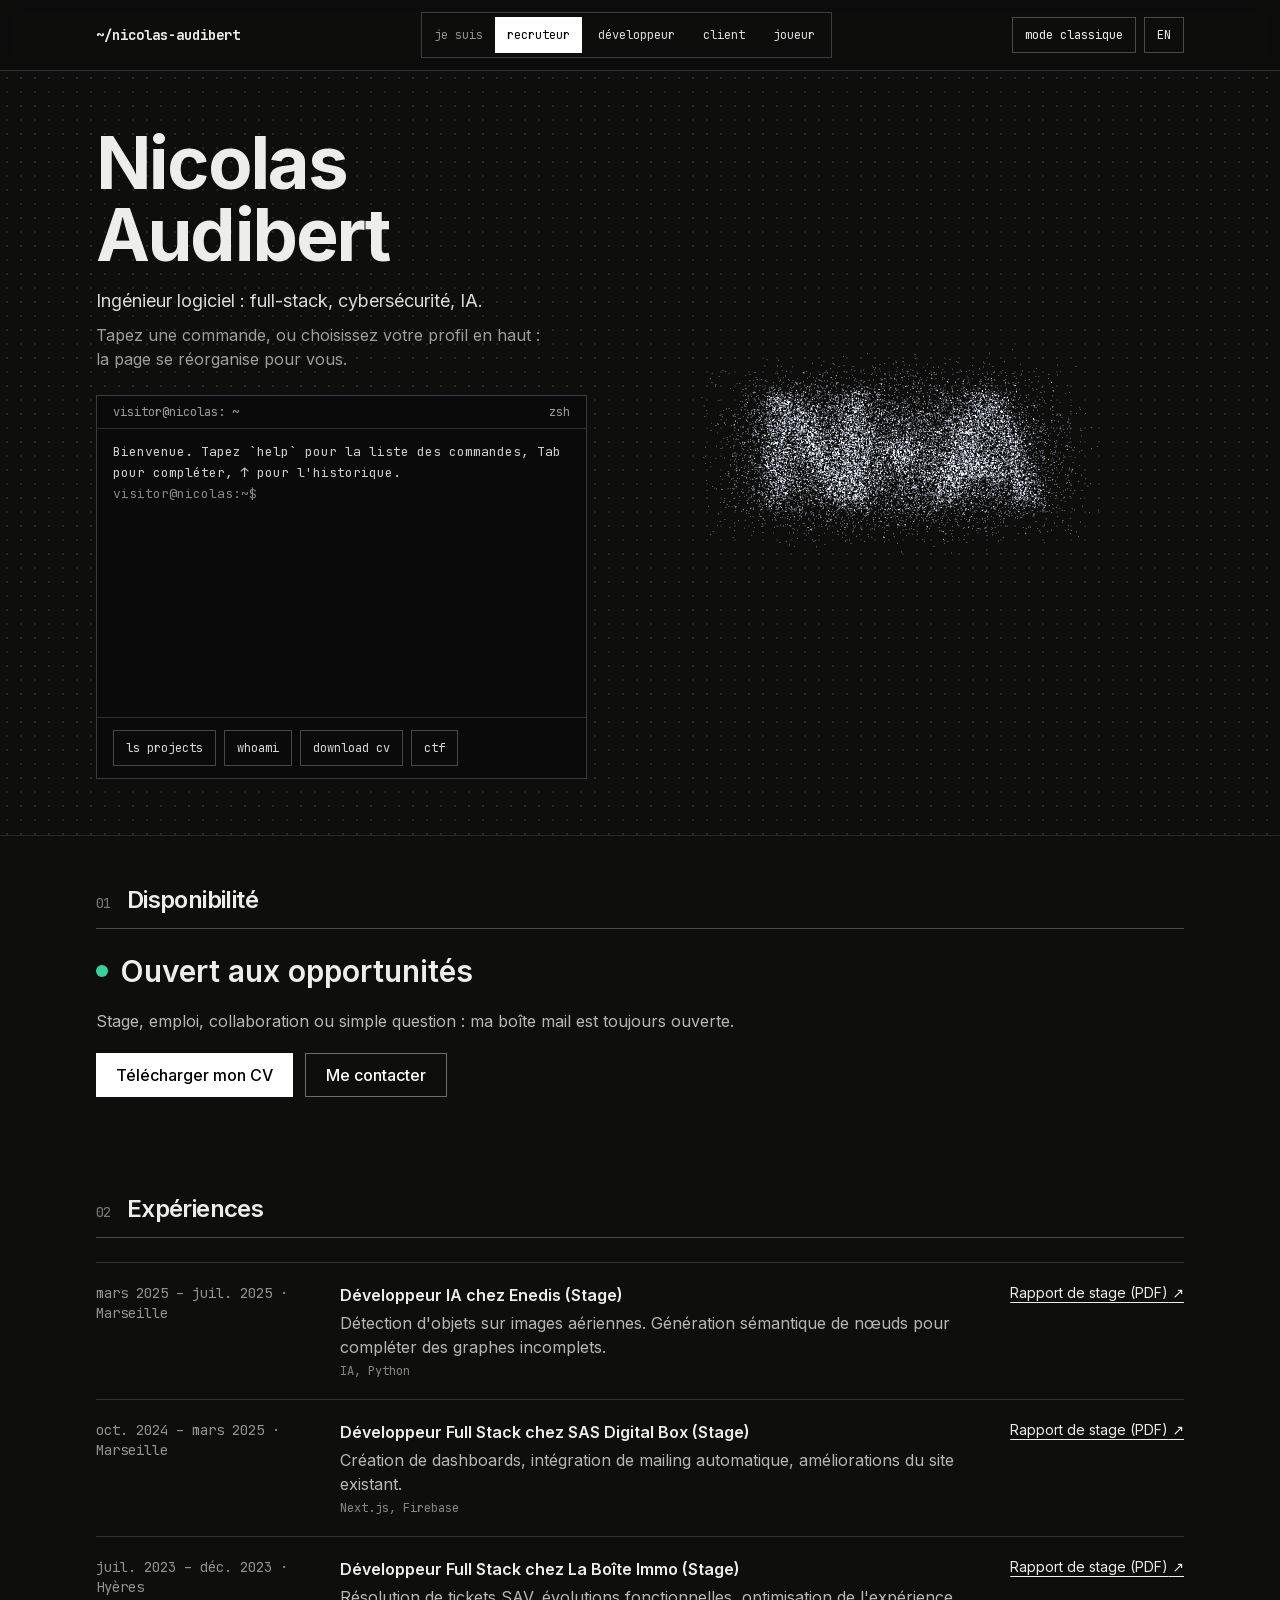
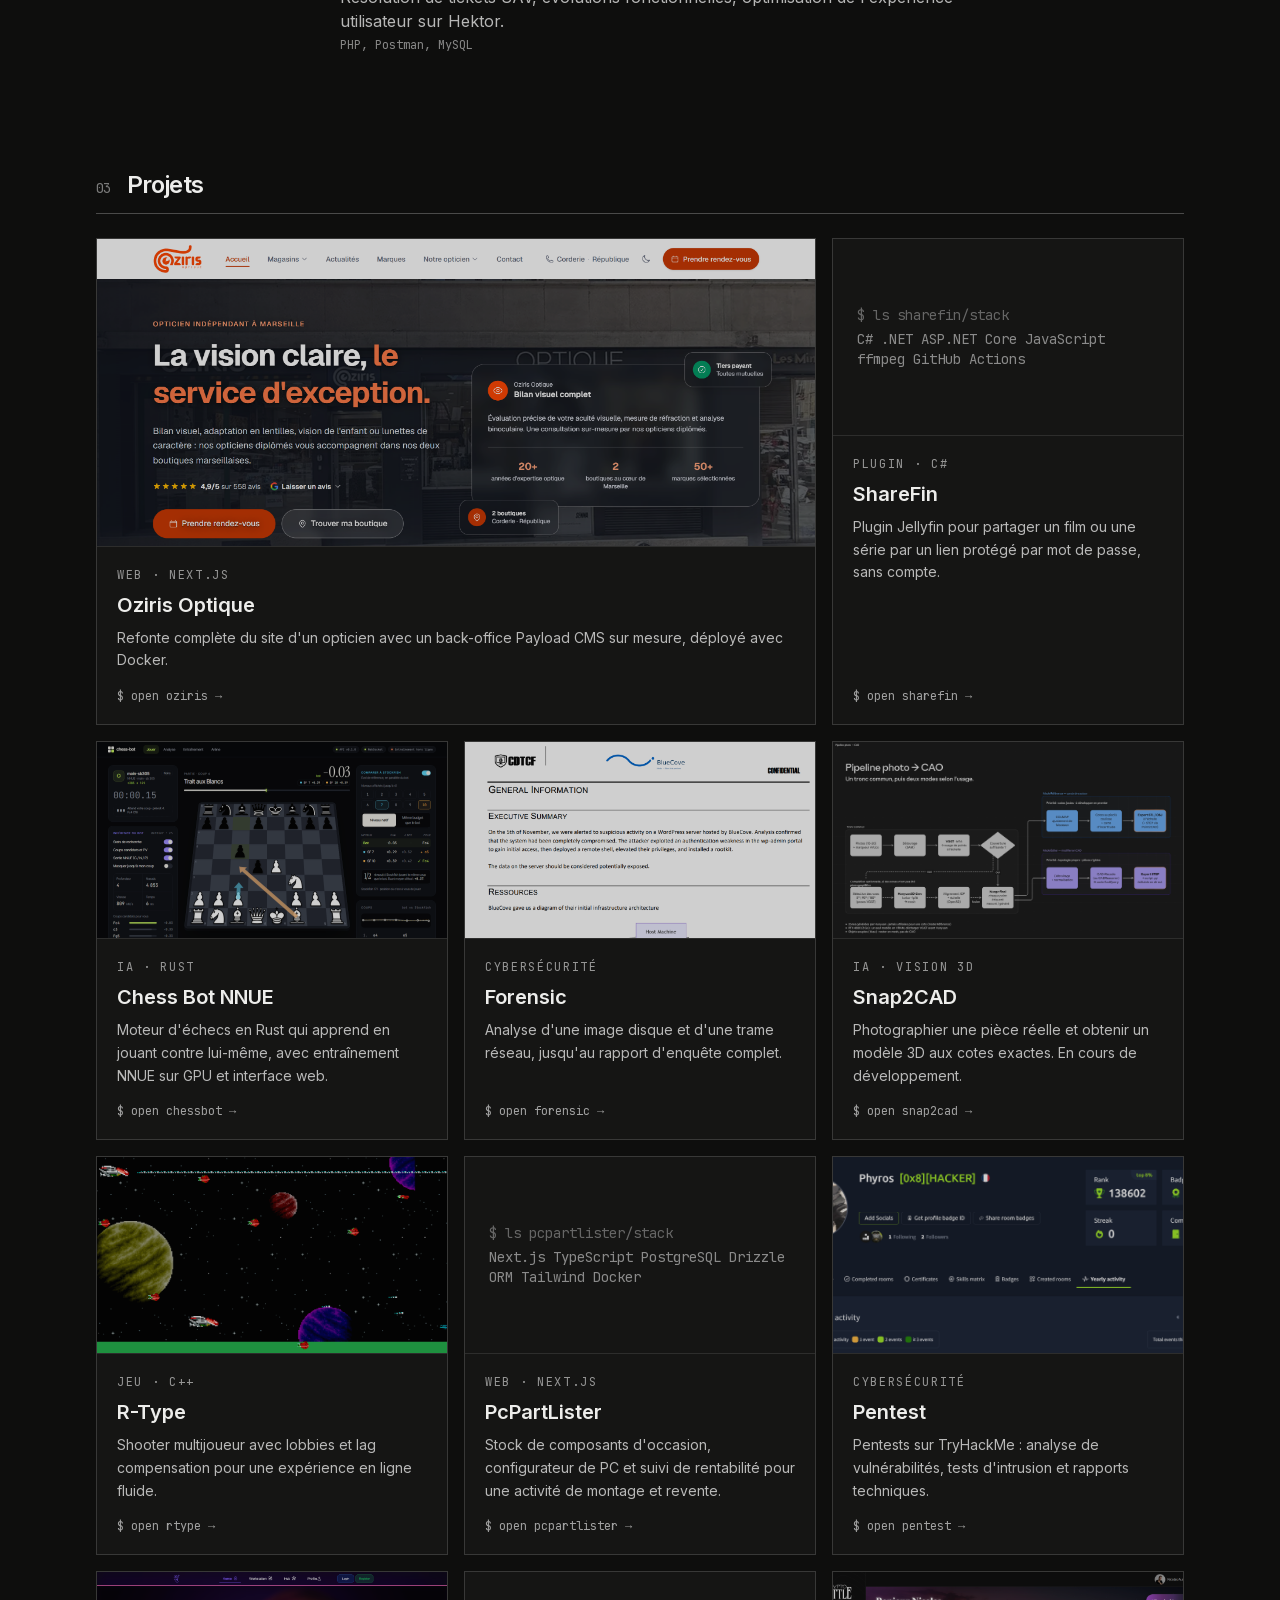
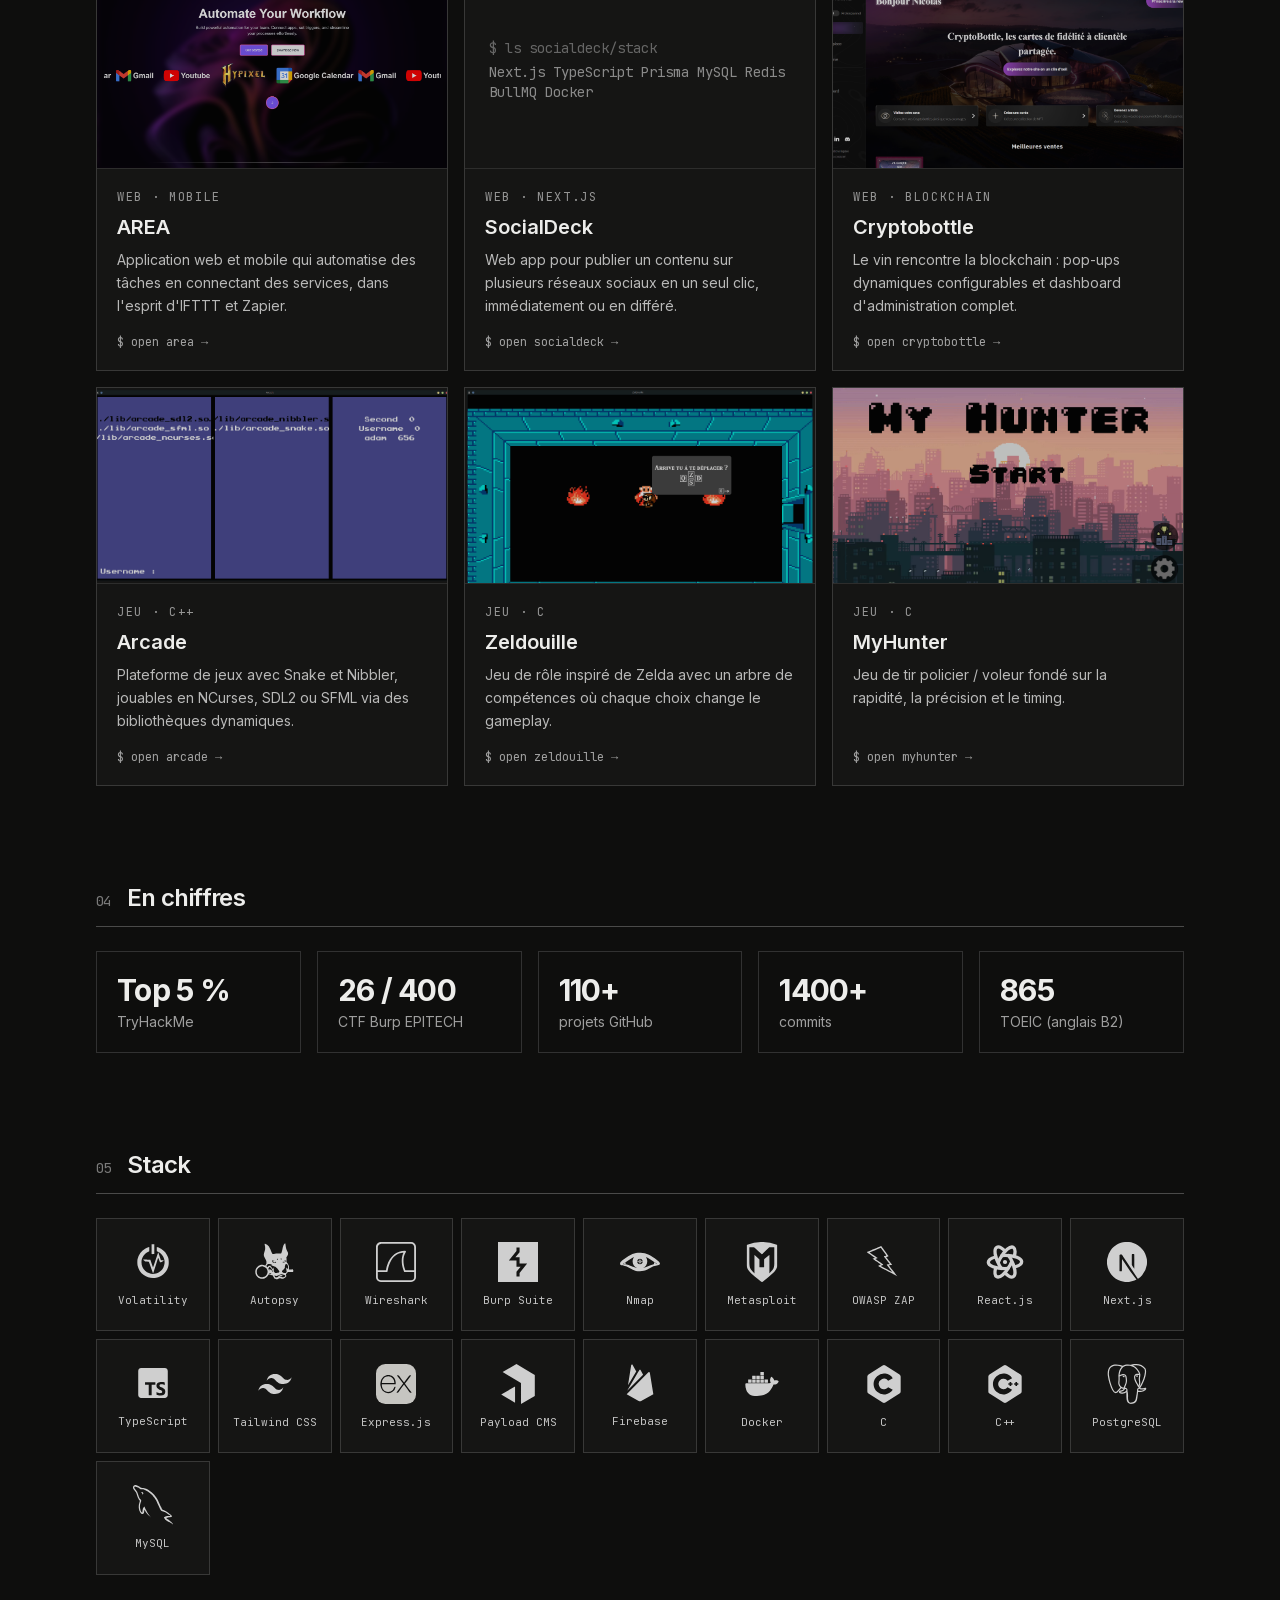
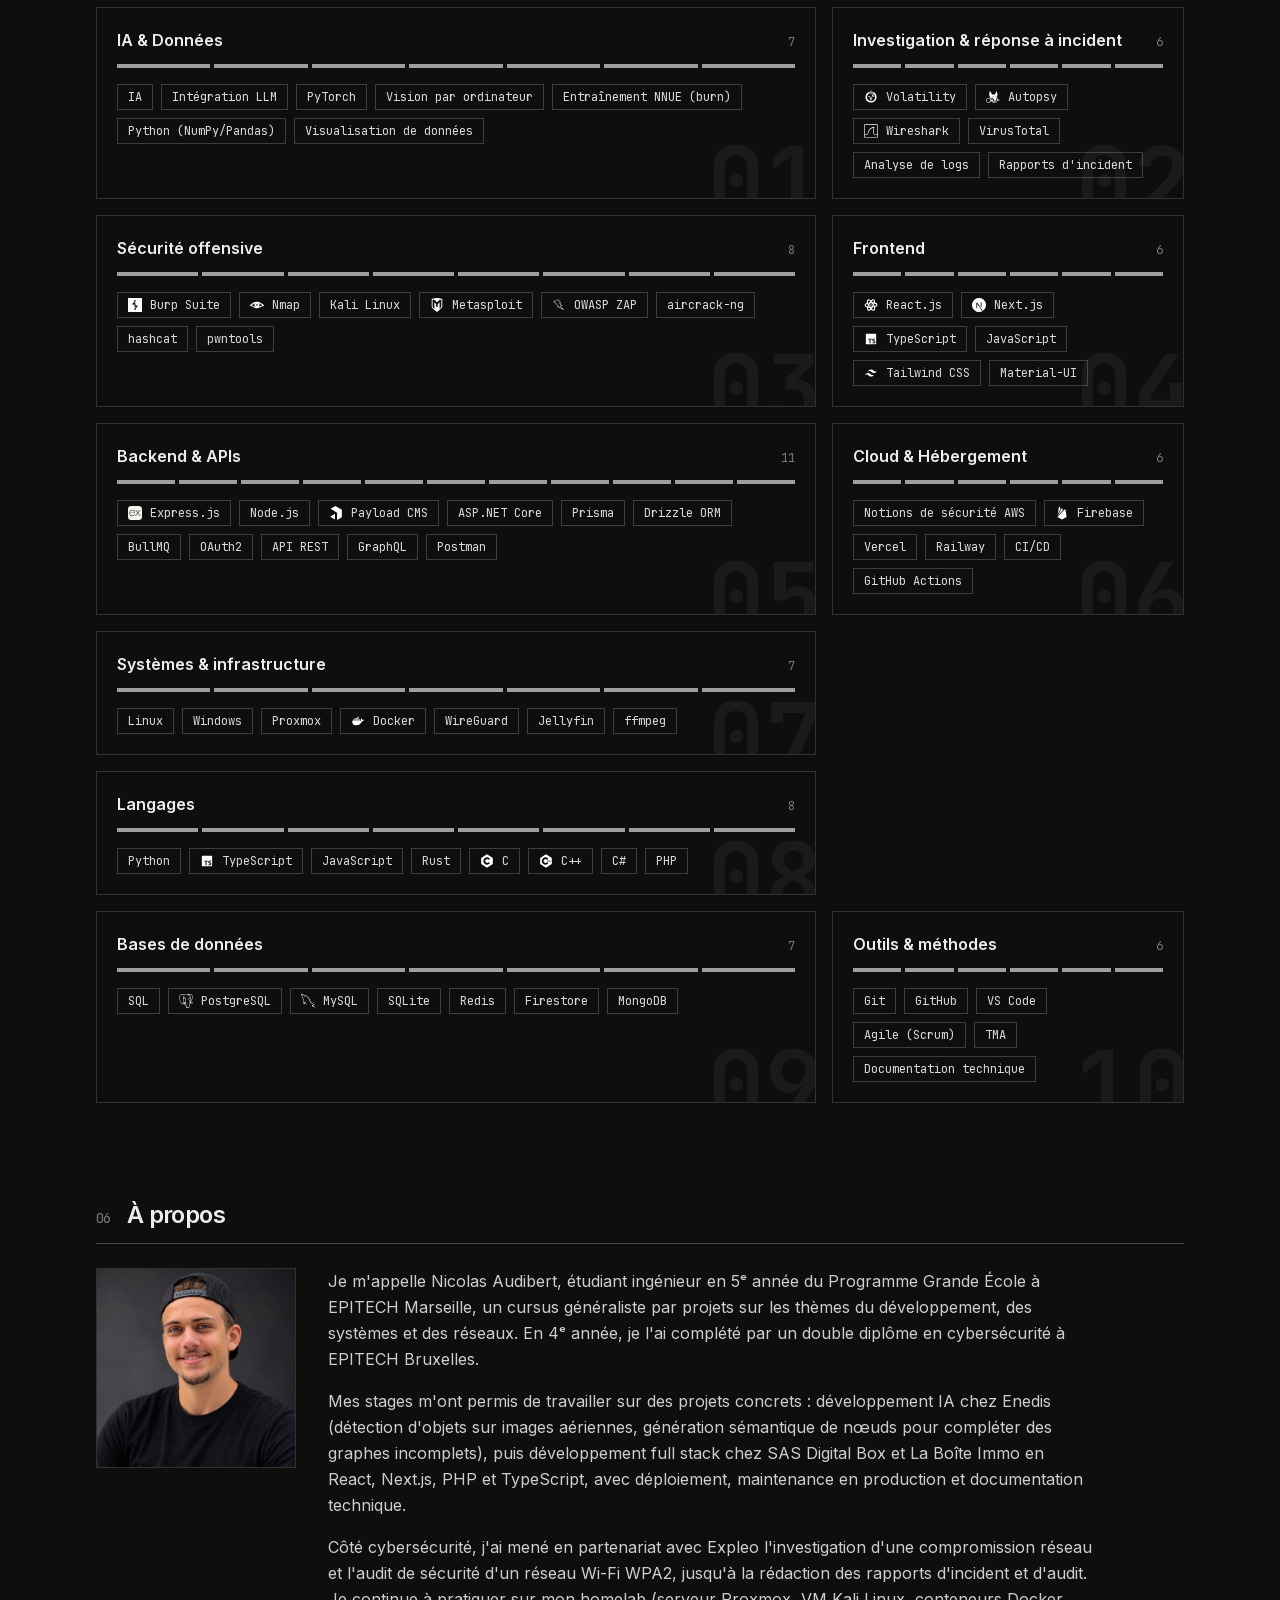
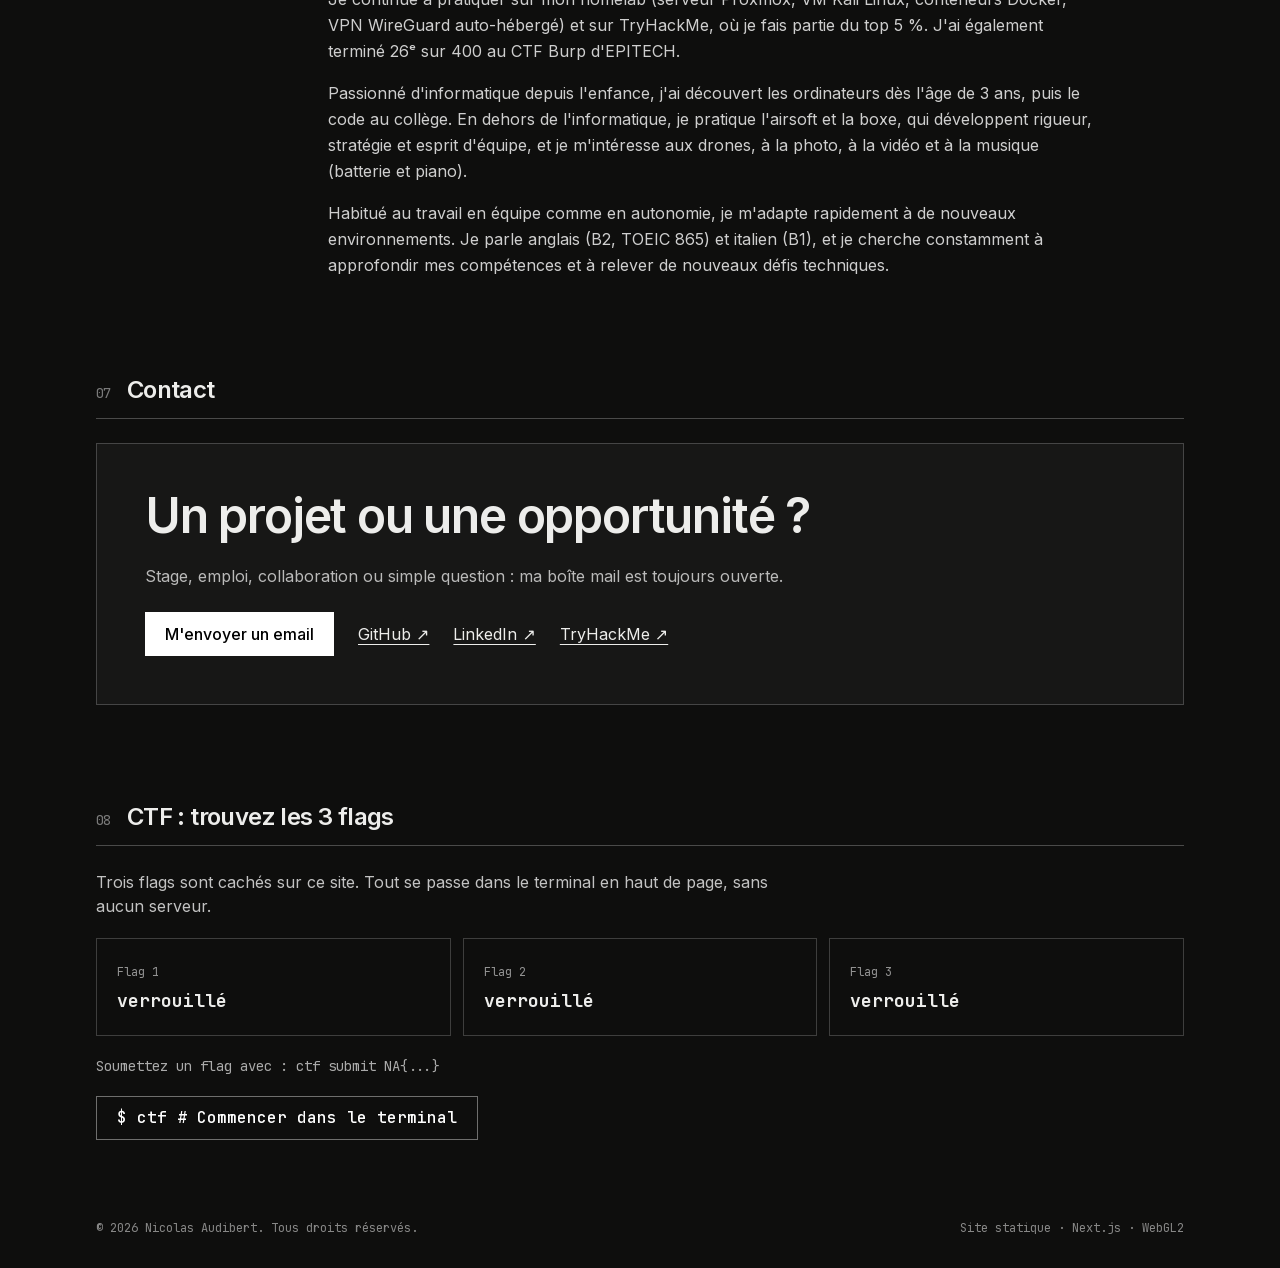
<file: index.html>
<!DOCTYPE html><html lang="fr"><head><meta charSet="utf-8"/><meta name="viewport" content="width=device-width, initial-scale=1"/><link rel="preload" href="/_next/static/media/bb3ef058b751a6ad-s.p.woff2" as="font" crossorigin="" type="font/woff2"/><link rel="preload" href="/_next/static/media/e4af272ccee01ff0-s.p.woff2" as="font" crossorigin="" type="font/woff2"/><link rel="stylesheet" href="/_next/static/css/a220ffda7fd98bff.css" data-precedence="next"/><link rel="preload" as="script" fetchPriority="low" href="/_next/static/chunks/webpack-addc045cc35dd12c.js"/><script src="/_next/static/chunks/4bd1b696-84738ee12a724c6b.js" async=""></script><script src="/_next/static/chunks/517-694fd2a9fad9bdfd.js" async=""></script><script src="/_next/static/chunks/main-app-8dcd89776c544c3c.js" async=""></script><script src="/_next/static/chunks/510-90bb24e39980ca4b.js" async=""></script><script src="/_next/static/chunks/app/layout-a09faf7567286471.js" async=""></script><script src="/_next/static/chunks/565-15ae15e19c5e0d40.js" async=""></script><script src="/_next/static/chunks/app/page-55e54c9f8917a6fb.js" async=""></script><meta name="next-size-adjust" content=""/><title>Nicolas Audibert | Ingénieur logiciel</title><meta name="description" content="Portfolio de Nicolas Audibert, ingénieur logiciel : full-stack, cybersécurité et IA. Projets, expériences, stack et un terminal avec un CTF caché."/><link rel="icon" href="/icon.svg?657d18d31e12e3dd" type="image/svg+xml" sizes="any"/><script src="/_next/static/chunks/polyfills-42372ed130431b0a.js" noModule=""></script></head><body class="__variable_d8ebd1 __variable_4dc837 bg-[#0e0e0d] font-sans text-[#ededeb] antialiased"><a href="#main" class="sr-only focus:not-sr-only focus:fixed focus:left-4 focus:top-4 focus:z-50 focus:bg-white focus:px-4 focus:py-2 focus:text-black">Aller au contenu</a><header class="sticky top-0 z-30 border-b border-white/15 bg-[#0e0e0d]/85 backdrop-blur"><div class="mx-auto flex max-w-6xl flex-wrap items-center justify-between gap-3 px-5 py-3 sm:px-8"><a href="#top" class="font-mono text-sm font-bold">~/nicolas-audibert</a><div role="group" aria-label="Organiser la page pour" class="flex flex-wrap items-center gap-1 border border-white/20 p-1 font-mono text-xs"><span class="px-2 text-white/55" aria-hidden="true">je suis</span><button type="button" aria-pressed="true" class="min-h-9 px-3 transition-colors bg-white text-black">recruteur</button><button type="button" aria-pressed="false" class="min-h-9 px-3 transition-colors text-white/85 hover:text-white">développeur</button><button type="button" aria-pressed="false" class="min-h-9 px-3 transition-colors text-white/85 hover:text-white">client</button><button type="button" aria-pressed="false" class="min-h-9 px-3 transition-colors text-white/85 hover:text-white">joueur</button></div><div class="flex gap-2 font-mono text-xs"><button type="button" class="min-h-9 border border-white/25 px-3 hover:border-white">mode classique</button><button type="button" aria-label="Switch to English" class="min-h-9 border border-white/25 px-3 hover:border-white">EN</button></div></div></header><p class="sr-only" aria-live="polite"></p><main id="main"><section id="top" class="relative overflow-hidden border-b border-white/10 bg-dots"><div class="mx-auto grid max-w-6xl grid-cols-1 gap-8 px-5 py-10 sm:px-8 lg:min-h-[640px] lg:grid-cols-[minmax(0,1fr)_minmax(0,1.15fr)] lg:items-center lg:py-14"><div class="relative z-10 flex flex-col gap-6"><div><h1 class="text-5xl font-bold leading-[0.95] tracking-tight sm:text-7xl">Nicolas<br/>Audibert</h1><p class="mt-4 text-lg text-white/85">Ingénieur logiciel : full-stack, cybersécurité, IA.</p><p class="mt-2 max-w-md text-white/60">Tapez une commande, ou choisissez votre profil en haut : la page se réorganise pour vous.</p></div><div class="flex flex-col border border-white/20 bg-[#0b0b0a]/90 font-mono text-[13px] leading-relaxed text-[#e6e6e2] backdrop-blur-sm"><div class="flex items-center justify-between border-b border-white/15 px-4 py-2 text-xs text-white/60"><span>visitor@nicolas: ~</span><span aria-hidden="true">zsh</span></div><div role="log" aria-live="polite" class="h-60 overflow-y-auto px-4 py-3 sm:h-72"><div class="whitespace-pre-wrap break-words"><span class="text-white/80">Bienvenue. Tapez `help` pour la liste des commandes, Tab pour compléter, ↑ pour l&#x27;historique.</span></div><form class="flex items-center gap-2"><label for="terminal-input" class="text-white/50">visitor@nicolas:~$<span class="sr-only"> <!-- -->Commande du terminal</span></label><input id="terminal-input" autoComplete="off" autoCapitalize="off" autoCorrect="off" spellCheck="false" class="min-w-0 flex-1 bg-transparent text-white caret-white outline-none" value=""/></form></div><div class="flex flex-wrap gap-2 border-t border-white/15 px-4 py-3"><button type="button" class="min-h-9 border border-white/25 px-3 text-xs text-white/85 transition-colors hover:border-white hover:text-white">ls projects</button><button type="button" class="min-h-9 border border-white/25 px-3 text-xs text-white/85 transition-colors hover:border-white hover:text-white">whoami</button><button type="button" class="min-h-9 border border-white/25 px-3 text-xs text-white/85 transition-colors hover:border-white hover:text-white">download cv</button><button type="button" class="min-h-9 border border-white/25 px-3 text-xs text-white/85 transition-colors hover:border-white hover:text-white">ctf</button></div></div></div><div class="h-72 sm:h-96 lg:h-[560px]"><canvas aria-hidden="true" class="block h-full w-full touch-none "></canvas></div></div></section><section id="availability" aria-labelledby="availability-title" style="view-transition-name:section-availability" class="mx-auto w-full max-w-6xl scroll-mt-24 px-5 py-12 sm:px-8"><h2 id="availability-title" class="mb-6 flex items-baseline gap-4 border-b border-white/25 pb-3 text-2xl font-semibold tracking-tight"><span class="font-mono text-sm font-normal text-white/45">01</span>Disponibilité</h2><div class="flex flex-col gap-5"><p class="flex items-center gap-3 text-2xl font-semibold sm:text-3xl"><span class="h-3 w-3 shrink-0 rounded-full bg-emerald-400" aria-hidden="true"></span>Ouvert aux opportunités</p><p class="max-w-2xl text-white/70">Stage, emploi, collaboration ou simple question : ma boîte mail est toujours ouverte.</p><div class="flex flex-wrap gap-3"><a href="/files/CV_Nicolas_Audibert_2026.pdf" download="" class="inline-flex min-h-11 items-center bg-white px-5 font-medium text-black transition-opacity hover:opacity-85">Télécharger mon CV</a><a href="mailto:nicodibert@gmail.com" class="inline-flex min-h-11 items-center border border-white/40 px-5 font-medium text-white transition-colors hover:border-white">Me contacter</a></div></div></section><section id="experience" aria-labelledby="experience-title" style="view-transition-name:section-experience" class="mx-auto w-full max-w-6xl scroll-mt-24 px-5 py-12 sm:px-8"><h2 id="experience-title" class="mb-6 flex items-baseline gap-4 border-b border-white/25 pb-3 text-2xl font-semibold tracking-tight"><span class="font-mono text-sm font-normal text-white/45">02</span>Expériences</h2><ol class="flex flex-col"><li class="grid gap-2 border-t border-white/15 py-5 sm:grid-cols-[220px_1fr_auto] sm:gap-6"><span class="font-mono text-sm text-white/55">mars 2025 – juil. 2025 · Marseille</span><div><h3 class="font-semibold">Développeur IA chez Enedis (Stage)</h3><p class="mt-1 text-white/70">Détection d&#x27;objets sur images aériennes. Génération sémantique de nœuds pour compléter des graphes incomplets.</p><p class="mt-1 font-mono text-xs text-white/50">IA, Python</p></div><a href="/files/Stage_Enedis_Nicolas_Audibert.pdf" target="_blank" rel="noopener noreferrer" class="self-start text-sm underline underline-offset-4 hover:text-white">Rapport de stage (PDF)<!-- --> ↗</a></li><li class="grid gap-2 border-t border-white/15 py-5 sm:grid-cols-[220px_1fr_auto] sm:gap-6"><span class="font-mono text-sm text-white/55">oct. 2024 – mars 2025 · Marseille</span><div><h3 class="font-semibold">Développeur Full Stack chez SAS Digital Box (Stage)</h3><p class="mt-1 text-white/70">Création de dashboards, intégration de mailing automatique, améliorations du site existant.</p><p class="mt-1 font-mono text-xs text-white/50">Next.js, Firebase</p></div><a href="/files/Stage_NFT_Box_Collections_Nicolas_Audibert.pdf" target="_blank" rel="noopener noreferrer" class="self-start text-sm underline underline-offset-4 hover:text-white">Rapport de stage (PDF)<!-- --> ↗</a></li><li class="grid gap-2 border-t border-white/15 py-5 sm:grid-cols-[220px_1fr_auto] sm:gap-6"><span class="font-mono text-sm text-white/55">juil. 2023 – déc. 2023 · Hyères</span><div><h3 class="font-semibold">Développeur Full Stack chez La Boîte Immo (Stage)</h3><p class="mt-1 text-white/70">Résolution de tickets SAV, évolutions fonctionnelles, optimisation de l&#x27;expérience utilisateur sur Hektor.</p><p class="mt-1 font-mono text-xs text-white/50">PHP, Postman, MySQL</p></div><a href="/files/Stage_La_Boite_Immo_Nicolas_Audibert.pdf" target="_blank" rel="noopener noreferrer" class="self-start text-sm underline underline-offset-4 hover:text-white">Rapport de stage (PDF)<!-- --> ↗</a></li></ol></section><section id="projects" aria-labelledby="projects-title" style="view-transition-name:section-projects" class="mx-auto w-full max-w-6xl scroll-mt-24 px-5 py-12 sm:px-8"><h2 id="projects-title" class="mb-6 flex items-baseline gap-4 border-b border-white/25 pb-3 text-2xl font-semibold tracking-tight"><span class="font-mono text-sm font-normal text-white/45">03</span>Projets</h2><ul class="grid gap-4 sm:grid-cols-2 lg:grid-cols-3"><li style="view-transition-name:project-oziris" class="sm:col-span-2"><button type="button" class="group flex h-full w-full flex-col border border-white/15 bg-white/[0.03] text-left transition-colors hover:border-white/50 focus-visible:border-white"><span class="relative block w-full overflow-hidden border-b border-white/10 aspect-[21/9]"><img alt="" loading="lazy" decoding="async" data-nimg="fill" class="object-cover object-top opacity-80 transition duration-500 group-hover:scale-[1.03] group-hover:opacity-100" style="position:absolute;height:100%;width:100%;left:0;top:0;right:0;bottom:0;color:transparent" src="/photos/Oziris/Home.png"/></span><span class="flex flex-1 flex-col gap-2 p-5"><span class="font-mono text-xs uppercase tracking-[0.14em] text-white/55">Web · Next.js</span><span class="text-xl font-semibold">Oziris Optique</span><span class="text-sm leading-relaxed text-white/70">Refonte complète du site d&#x27;un opticien avec un back-office Payload CMS sur mesure, déployé avec Docker.</span><span class="mt-auto pt-2 font-mono text-xs text-white/60">$ open <!-- -->oziris<!-- --> →</span></span></button></li><li style="view-transition-name:project-sharefin" class=""><button type="button" class="group flex h-full w-full flex-col border border-white/15 bg-white/[0.03] text-left transition-colors hover:border-white/50 focus-visible:border-white"><span class="relative block w-full overflow-hidden border-b border-white/10 aspect-video"><span aria-hidden="true" class="absolute inset-0 flex flex-col justify-center gap-1 p-6 font-mono text-sm text-white/50 transition-colors group-hover:text-white/80"><span class="text-white/35">$ ls <!-- -->sharefin<!-- -->/stack</span>C#  .NET  ASP.NET Core  JavaScript  ffmpeg  GitHub Actions</span></span><span class="flex flex-1 flex-col gap-2 p-5"><span class="font-mono text-xs uppercase tracking-[0.14em] text-white/55">Plugin · C#</span><span class="text-xl font-semibold">ShareFin</span><span class="text-sm leading-relaxed text-white/70">Plugin Jellyfin pour partager un film ou une série par un lien protégé par mot de passe, sans compte.</span><span class="mt-auto pt-2 font-mono text-xs text-white/60">$ open <!-- -->sharefin<!-- --> →</span></span></button></li><li style="view-transition-name:project-chessbot" class=""><button type="button" class="group flex h-full w-full flex-col border border-white/15 bg-white/[0.03] text-left transition-colors hover:border-white/50 focus-visible:border-white"><span class="relative block w-full overflow-hidden border-b border-white/10 aspect-video"><img alt="" loading="lazy" decoding="async" data-nimg="fill" class="object-cover object-top opacity-80 transition duration-500 group-hover:scale-[1.03] group-hover:opacity-100" style="position:absolute;height:100%;width:100%;left:0;top:0;right:0;bottom:0;color:transparent" src="/photos/Chessbot/Play.png"/></span><span class="flex flex-1 flex-col gap-2 p-5"><span class="font-mono text-xs uppercase tracking-[0.14em] text-white/55">IA · Rust</span><span class="text-xl font-semibold">Chess Bot NNUE</span><span class="text-sm leading-relaxed text-white/70">Moteur d&#x27;échecs en Rust qui apprend en jouant contre lui-même, avec entraînement NNUE sur GPU et interface web.</span><span class="mt-auto pt-2 font-mono text-xs text-white/60">$ open <!-- -->chessbot<!-- --> →</span></span></button></li><li style="view-transition-name:project-forensic" class=""><button type="button" class="group flex h-full w-full flex-col border border-white/15 bg-white/[0.03] text-left transition-colors hover:border-white/50 focus-visible:border-white"><span class="relative block w-full overflow-hidden border-b border-white/10 aspect-video"><img alt="" loading="lazy" decoding="async" data-nimg="fill" class="object-cover object-top opacity-80 transition duration-500 group-hover:scale-[1.03] group-hover:opacity-100" style="position:absolute;height:100%;width:100%;left:0;top:0;right:0;bottom:0;color:transparent" src="/photos/Forensic/Summary.png"/></span><span class="flex flex-1 flex-col gap-2 p-5"><span class="font-mono text-xs uppercase tracking-[0.14em] text-white/55">Cybersécurité</span><span class="text-xl font-semibold">Forensic</span><span class="text-sm leading-relaxed text-white/70">Analyse d&#x27;une image disque et d&#x27;une trame réseau, jusqu&#x27;au rapport d&#x27;enquête complet.</span><span class="mt-auto pt-2 font-mono text-xs text-white/60">$ open <!-- -->forensic<!-- --> →</span></span></button></li><li style="view-transition-name:project-snap2cad" class=""><button type="button" class="group flex h-full w-full flex-col border border-white/15 bg-white/[0.03] text-left transition-colors hover:border-white/50 focus-visible:border-white"><span class="relative block w-full overflow-hidden border-b border-white/10 aspect-video"><img alt="" loading="lazy" decoding="async" data-nimg="fill" class="object-cover object-top opacity-80 transition duration-500 group-hover:scale-[1.03] group-hover:opacity-100" style="position:absolute;height:100%;width:100%;left:0;top:0;right:0;bottom:0;color:transparent" src="/photos/Snap2CAD/Pipeline.png"/></span><span class="flex flex-1 flex-col gap-2 p-5"><span class="font-mono text-xs uppercase tracking-[0.14em] text-white/55">IA · Vision 3D</span><span class="text-xl font-semibold">Snap2CAD</span><span class="text-sm leading-relaxed text-white/70">Photographier une pièce réelle et obtenir un modèle 3D aux cotes exactes. En cours de développement.</span><span class="mt-auto pt-2 font-mono text-xs text-white/60">$ open <!-- -->snap2cad<!-- --> →</span></span></button></li><li style="view-transition-name:project-rtype" class=""><button type="button" class="group flex h-full w-full flex-col border border-white/15 bg-white/[0.03] text-left transition-colors hover:border-white/50 focus-visible:border-white"><span class="relative block w-full overflow-hidden border-b border-white/10 aspect-video"><img alt="" loading="lazy" decoding="async" data-nimg="fill" class="object-cover object-top opacity-80 transition duration-500 group-hover:scale-[1.03] group-hover:opacity-100" style="position:absolute;height:100%;width:100%;left:0;top:0;right:0;bottom:0;color:transparent" src="/photos/Rtype/Gameplay.png"/></span><span class="flex flex-1 flex-col gap-2 p-5"><span class="font-mono text-xs uppercase tracking-[0.14em] text-white/55">Jeu · C++</span><span class="text-xl font-semibold">R-Type</span><span class="text-sm leading-relaxed text-white/70">Shooter multijoueur avec lobbies et lag compensation pour une expérience en ligne fluide.</span><span class="mt-auto pt-2 font-mono text-xs text-white/60">$ open <!-- -->rtype<!-- --> →</span></span></button></li><li style="view-transition-name:project-pcpartlister" class=""><button type="button" class="group flex h-full w-full flex-col border border-white/15 bg-white/[0.03] text-left transition-colors hover:border-white/50 focus-visible:border-white"><span class="relative block w-full overflow-hidden border-b border-white/10 aspect-video"><span aria-hidden="true" class="absolute inset-0 flex flex-col justify-center gap-1 p-6 font-mono text-sm text-white/50 transition-colors group-hover:text-white/80"><span class="text-white/35">$ ls <!-- -->pcpartlister<!-- -->/stack</span>Next.js  TypeScript  PostgreSQL  Drizzle ORM  Tailwind  Docker</span></span><span class="flex flex-1 flex-col gap-2 p-5"><span class="font-mono text-xs uppercase tracking-[0.14em] text-white/55">Web · Next.js</span><span class="text-xl font-semibold">PcPartLister</span><span class="text-sm leading-relaxed text-white/70">Stock de composants d&#x27;occasion, configurateur de PC et suivi de rentabilité pour une activité de montage et revente.</span><span class="mt-auto pt-2 font-mono text-xs text-white/60">$ open <!-- -->pcpartlister<!-- --> →</span></span></button></li><li style="view-transition-name:project-pentest" class=""><button type="button" class="group flex h-full w-full flex-col border border-white/15 bg-white/[0.03] text-left transition-colors hover:border-white/50 focus-visible:border-white"><span class="relative block w-full overflow-hidden border-b border-white/10 aspect-video"><img alt="" loading="lazy" decoding="async" data-nimg="fill" class="object-cover object-top opacity-80 transition duration-500 group-hover:scale-[1.03] group-hover:opacity-100" style="position:absolute;height:100%;width:100%;left:0;top:0;right:0;bottom:0;color:transparent" src="/photos/Pentest/Profile.png"/></span><span class="flex flex-1 flex-col gap-2 p-5"><span class="font-mono text-xs uppercase tracking-[0.14em] text-white/55">Cybersécurité</span><span class="text-xl font-semibold">Pentest</span><span class="text-sm leading-relaxed text-white/70">Pentests sur TryHackMe : analyse de vulnérabilités, tests d&#x27;intrusion et rapports techniques.</span><span class="mt-auto pt-2 font-mono text-xs text-white/60">$ open <!-- -->pentest<!-- --> →</span></span></button></li><li style="view-transition-name:project-area" class=""><button type="button" class="group flex h-full w-full flex-col border border-white/15 bg-white/[0.03] text-left transition-colors hover:border-white/50 focus-visible:border-white"><span class="relative block w-full overflow-hidden border-b border-white/10 aspect-video"><img alt="" loading="lazy" decoding="async" data-nimg="fill" class="object-cover object-top opacity-80 transition duration-500 group-hover:scale-[1.03] group-hover:opacity-100" style="position:absolute;height:100%;width:100%;left:0;top:0;right:0;bottom:0;color:transparent" src="/photos/Area/Main_page.png"/></span><span class="flex flex-1 flex-col gap-2 p-5"><span class="font-mono text-xs uppercase tracking-[0.14em] text-white/55">Web · Mobile</span><span class="text-xl font-semibold">AREA</span><span class="text-sm leading-relaxed text-white/70">Application web et mobile qui automatise des tâches en connectant des services, dans l&#x27;esprit d&#x27;IFTTT et Zapier.</span><span class="mt-auto pt-2 font-mono text-xs text-white/60">$ open <!-- -->area<!-- --> →</span></span></button></li><li style="view-transition-name:project-socialdeck" class=""><button type="button" class="group flex h-full w-full flex-col border border-white/15 bg-white/[0.03] text-left transition-colors hover:border-white/50 focus-visible:border-white"><span class="relative block w-full overflow-hidden border-b border-white/10 aspect-video"><span aria-hidden="true" class="absolute inset-0 flex flex-col justify-center gap-1 p-6 font-mono text-sm text-white/50 transition-colors group-hover:text-white/80"><span class="text-white/35">$ ls <!-- -->socialdeck<!-- -->/stack</span>Next.js  TypeScript  Prisma  MySQL  Redis  BullMQ  Docker</span></span><span class="flex flex-1 flex-col gap-2 p-5"><span class="font-mono text-xs uppercase tracking-[0.14em] text-white/55">Web · Next.js</span><span class="text-xl font-semibold">SocialDeck</span><span class="text-sm leading-relaxed text-white/70">Web app pour publier un contenu sur plusieurs réseaux sociaux en un seul clic, immédiatement ou en différé.</span><span class="mt-auto pt-2 font-mono text-xs text-white/60">$ open <!-- -->socialdeck<!-- --> →</span></span></button></li><li style="view-transition-name:project-cryptobottle" class=""><button type="button" class="group flex h-full w-full flex-col border border-white/15 bg-white/[0.03] text-left transition-colors hover:border-white/50 focus-visible:border-white"><span class="relative block w-full overflow-hidden border-b border-white/10 aspect-video"><img alt="" loading="lazy" decoding="async" data-nimg="fill" class="object-cover object-top opacity-80 transition duration-500 group-hover:scale-[1.03] group-hover:opacity-100" style="position:absolute;height:100%;width:100%;left:0;top:0;right:0;bottom:0;color:transparent" src="/photos/Cryptobottle/Main_Menu.png"/></span><span class="flex flex-1 flex-col gap-2 p-5"><span class="font-mono text-xs uppercase tracking-[0.14em] text-white/55">Web · Blockchain</span><span class="text-xl font-semibold">Cryptobottle</span><span class="text-sm leading-relaxed text-white/70">Le vin rencontre la blockchain : pop-ups dynamiques configurables et dashboard d&#x27;administration complet.</span><span class="mt-auto pt-2 font-mono text-xs text-white/60">$ open <!-- -->cryptobottle<!-- --> →</span></span></button></li><li style="view-transition-name:project-arcade" class=""><button type="button" class="group flex h-full w-full flex-col border border-white/15 bg-white/[0.03] text-left transition-colors hover:border-white/50 focus-visible:border-white"><span class="relative block w-full overflow-hidden border-b border-white/10 aspect-video"><img alt="" loading="lazy" decoding="async" data-nimg="fill" class="object-cover object-top opacity-80 transition duration-500 group-hover:scale-[1.03] group-hover:opacity-100" style="position:absolute;height:100%;width:100%;left:0;top:0;right:0;bottom:0;color:transparent" src="/photos/Arcade/SFML_menu.png"/></span><span class="flex flex-1 flex-col gap-2 p-5"><span class="font-mono text-xs uppercase tracking-[0.14em] text-white/55">Jeu · C++</span><span class="text-xl font-semibold">Arcade</span><span class="text-sm leading-relaxed text-white/70">Plateforme de jeux avec Snake et Nibbler, jouables en NCurses, SDL2 ou SFML via des bibliothèques dynamiques.</span><span class="mt-auto pt-2 font-mono text-xs text-white/60">$ open <!-- -->arcade<!-- --> →</span></span></button></li><li style="view-transition-name:project-zeldouille" class=""><button type="button" class="group flex h-full w-full flex-col border border-white/15 bg-white/[0.03] text-left transition-colors hover:border-white/50 focus-visible:border-white"><span class="relative block w-full overflow-hidden border-b border-white/10 aspect-video"><img alt="" loading="lazy" decoding="async" data-nimg="fill" class="object-cover object-top opacity-80 transition duration-500 group-hover:scale-[1.03] group-hover:opacity-100" style="position:absolute;height:100%;width:100%;left:0;top:0;right:0;bottom:0;color:transparent" src="/photos/Zeldouille/Start.png"/></span><span class="flex flex-1 flex-col gap-2 p-5"><span class="font-mono text-xs uppercase tracking-[0.14em] text-white/55">Jeu · C</span><span class="text-xl font-semibold">Zeldouille</span><span class="text-sm leading-relaxed text-white/70">Jeu de rôle inspiré de Zelda avec un arbre de compétences où chaque choix change le gameplay.</span><span class="mt-auto pt-2 font-mono text-xs text-white/60">$ open <!-- -->zeldouille<!-- --> →</span></span></button></li><li style="view-transition-name:project-myhunter" class=""><button type="button" class="group flex h-full w-full flex-col border border-white/15 bg-white/[0.03] text-left transition-colors hover:border-white/50 focus-visible:border-white"><span class="relative block w-full overflow-hidden border-b border-white/10 aspect-video"><img alt="" loading="lazy" decoding="async" data-nimg="fill" class="object-cover object-top opacity-80 transition duration-500 group-hover:scale-[1.03] group-hover:opacity-100" style="position:absolute;height:100%;width:100%;left:0;top:0;right:0;bottom:0;color:transparent" src="/photos/MyHunter/Main_menu.png"/></span><span class="flex flex-1 flex-col gap-2 p-5"><span class="font-mono text-xs uppercase tracking-[0.14em] text-white/55">Jeu · C</span><span class="text-xl font-semibold">MyHunter</span><span class="text-sm leading-relaxed text-white/70">Jeu de tir policier / voleur fondé sur la rapidité, la précision et le timing.</span><span class="mt-auto pt-2 font-mono text-xs text-white/60">$ open <!-- -->myhunter<!-- --> →</span></span></button></li></ul></section><section id="proofs" aria-labelledby="proofs-title" style="view-transition-name:section-proofs" class="mx-auto w-full max-w-6xl scroll-mt-24 px-5 py-12 sm:px-8"><h2 id="proofs-title" class="mb-6 flex items-baseline gap-4 border-b border-white/25 pb-3 text-2xl font-semibold tracking-tight"><span class="font-mono text-sm font-normal text-white/45">04</span>En chiffres</h2><dl class="grid grid-cols-2 gap-4 sm:grid-cols-3 lg:grid-cols-5"><div class="border border-white/15 p-5"><dt class="sr-only">TryHackMe</dt><dd class="text-3xl font-bold tracking-tight">Top 5 %</dd><dd class="mt-1 text-sm text-white/60">TryHackMe</dd></div><div class="border border-white/15 p-5"><dt class="sr-only">CTF Burp EPITECH</dt><dd class="text-3xl font-bold tracking-tight">26 / 400</dd><dd class="mt-1 text-sm text-white/60">CTF Burp EPITECH</dd></div><div class="border border-white/15 p-5"><dt class="sr-only">projets GitHub</dt><dd class="text-3xl font-bold tracking-tight">110+</dd><dd class="mt-1 text-sm text-white/60">projets GitHub</dd></div><div class="border border-white/15 p-5"><dt class="sr-only">commits</dt><dd class="text-3xl font-bold tracking-tight">1400+</dd><dd class="mt-1 text-sm text-white/60">commits</dd></div><div class="border border-white/15 p-5"><dt class="sr-only">TOEIC (anglais B2)</dt><dd class="text-3xl font-bold tracking-tight">865</dd><dd class="mt-1 text-sm text-white/60">TOEIC (anglais B2)</dd></div></dl></section><section id="stack" aria-labelledby="stack-title" style="view-transition-name:section-stack" class="mx-auto w-full max-w-6xl scroll-mt-24 px-5 py-12 sm:px-8"><h2 id="stack-title" class="mb-6 flex items-baseline gap-4 border-b border-white/25 pb-3 text-2xl font-semibold tracking-tight"><span class="font-mono text-sm font-normal text-white/45">05</span>Stack</h2><div class="flex flex-col gap-8"><ul class="grid grid-cols-[repeat(auto-fill,minmax(104px,1fr))] gap-2"><li class="group flex aspect-square flex-col items-center justify-center gap-3 border border-white/15 bg-white/[0.03] p-3 transition-colors hover:border-white/60 hover:bg-white/[0.07]"><img alt="" loading="lazy" width="40" height="40" decoding="async" data-nimg="1" class="h-10 w-10 object-contain opacity-80 transition group-hover:scale-110 group-hover:opacity-100" style="color:transparent" src="/icons/technologies/volatility.svg"/><span class="text-center font-mono text-[11px] leading-tight text-white/75">Volatility</span></li><li class="group flex aspect-square flex-col items-center justify-center gap-3 border border-white/15 bg-white/[0.03] p-3 transition-colors hover:border-white/60 hover:bg-white/[0.07]"><img alt="" loading="lazy" width="40" height="40" decoding="async" data-nimg="1" class="h-10 w-10 object-contain opacity-80 transition group-hover:scale-110 group-hover:opacity-100" style="color:transparent" src="/icons/technologies/autopsy.svg"/><span class="text-center font-mono text-[11px] leading-tight text-white/75">Autopsy</span></li><li class="group flex aspect-square flex-col items-center justify-center gap-3 border border-white/15 bg-white/[0.03] p-3 transition-colors hover:border-white/60 hover:bg-white/[0.07]"><img alt="" loading="lazy" width="40" height="40" decoding="async" data-nimg="1" class="h-10 w-10 object-contain opacity-80 transition group-hover:scale-110 group-hover:opacity-100" style="color:transparent" src="/icons/technologies/wireshark.svg"/><span class="text-center font-mono text-[11px] leading-tight text-white/75">Wireshark</span></li><li class="group flex aspect-square flex-col items-center justify-center gap-3 border border-white/15 bg-white/[0.03] p-3 transition-colors hover:border-white/60 hover:bg-white/[0.07]"><img alt="" loading="lazy" width="40" height="40" decoding="async" data-nimg="1" class="h-10 w-10 object-contain opacity-80 transition group-hover:scale-110 group-hover:opacity-100" style="color:transparent" src="/icons/technologies/burpsuite.svg"/><span class="text-center font-mono text-[11px] leading-tight text-white/75">Burp Suite</span></li><li class="group flex aspect-square flex-col items-center justify-center gap-3 border border-white/15 bg-white/[0.03] p-3 transition-colors hover:border-white/60 hover:bg-white/[0.07]"><img alt="" loading="lazy" width="40" height="40" decoding="async" data-nimg="1" class="h-10 w-10 object-contain opacity-80 transition group-hover:scale-110 group-hover:opacity-100" style="color:transparent" src="/icons/technologies/nmap.svg"/><span class="text-center font-mono text-[11px] leading-tight text-white/75">Nmap</span></li><li class="group flex aspect-square flex-col items-center justify-center gap-3 border border-white/15 bg-white/[0.03] p-3 transition-colors hover:border-white/60 hover:bg-white/[0.07]"><img alt="" loading="lazy" width="40" height="40" decoding="async" data-nimg="1" class="h-10 w-10 object-contain opacity-80 transition group-hover:scale-110 group-hover:opacity-100" style="color:transparent" src="/icons/technologies/metasploit.svg"/><span class="text-center font-mono text-[11px] leading-tight text-white/75">Metasploit</span></li><li class="group flex aspect-square flex-col items-center justify-center gap-3 border border-white/15 bg-white/[0.03] p-3 transition-colors hover:border-white/60 hover:bg-white/[0.07]"><img alt="" loading="lazy" width="40" height="40" decoding="async" data-nimg="1" class="h-10 w-10 object-contain opacity-80 transition group-hover:scale-110 group-hover:opacity-100" style="color:transparent" src="/icons/technologies/zaproxy.svg"/><span class="text-center font-mono text-[11px] leading-tight text-white/75">OWASP ZAP</span></li><li class="group flex aspect-square flex-col items-center justify-center gap-3 border border-white/15 bg-white/[0.03] p-3 transition-colors hover:border-white/60 hover:bg-white/[0.07]"><img alt="" loading="lazy" width="40" height="40" decoding="async" data-nimg="1" class="h-10 w-10 object-contain opacity-80 transition group-hover:scale-110 group-hover:opacity-100" style="color:transparent" src="/icons/technologies/reactnative.svg"/><span class="text-center font-mono text-[11px] leading-tight text-white/75">React.js</span></li><li class="group flex aspect-square flex-col items-center justify-center gap-3 border border-white/15 bg-white/[0.03] p-3 transition-colors hover:border-white/60 hover:bg-white/[0.07]"><img alt="" loading="lazy" width="40" height="40" decoding="async" data-nimg="1" class="h-10 w-10 object-contain opacity-80 transition group-hover:scale-110 group-hover:opacity-100" style="color:transparent" src="/icons/technologies/nextjs.svg"/><span class="text-center font-mono text-[11px] leading-tight text-white/75">Next.js</span></li><li class="group flex aspect-square flex-col items-center justify-center gap-3 border border-white/15 bg-white/[0.03] p-3 transition-colors hover:border-white/60 hover:bg-white/[0.07]"><img alt="" loading="lazy" width="40" height="40" decoding="async" data-nimg="1" class="h-10 w-10 object-contain opacity-80 transition group-hover:scale-110 group-hover:opacity-100" style="color:transparent" src="/icons/technologies/typescript.svg"/><span class="text-center font-mono text-[11px] leading-tight text-white/75">TypeScript</span></li><li class="group flex aspect-square flex-col items-center justify-center gap-3 border border-white/15 bg-white/[0.03] p-3 transition-colors hover:border-white/60 hover:bg-white/[0.07]"><img alt="" loading="lazy" width="40" height="40" decoding="async" data-nimg="1" class="h-10 w-10 object-contain opacity-80 transition group-hover:scale-110 group-hover:opacity-100" style="color:transparent" src="/icons/technologies/tailwind.svg"/><span class="text-center font-mono text-[11px] leading-tight text-white/75">Tailwind CSS</span></li><li class="group flex aspect-square flex-col items-center justify-center gap-3 border border-white/15 bg-white/[0.03] p-3 transition-colors hover:border-white/60 hover:bg-white/[0.07]"><img alt="" loading="lazy" width="40" height="40" decoding="async" data-nimg="1" class="h-10 w-10 object-contain opacity-80 transition group-hover:scale-110 group-hover:opacity-100" style="color:transparent" src="/icons/technologies/expressjs.svg"/><span class="text-center font-mono text-[11px] leading-tight text-white/75">Express.js</span></li><li class="group flex aspect-square flex-col items-center justify-center gap-3 border border-white/15 bg-white/[0.03] p-3 transition-colors hover:border-white/60 hover:bg-white/[0.07]"><img alt="" loading="lazy" width="40" height="40" decoding="async" data-nimg="1" class="h-10 w-10 object-contain opacity-80 transition group-hover:scale-110 group-hover:opacity-100" style="color:transparent" src="/icons/technologies/payloadcms.svg"/><span class="text-center font-mono text-[11px] leading-tight text-white/75">Payload CMS</span></li><li class="group flex aspect-square flex-col items-center justify-center gap-3 border border-white/15 bg-white/[0.03] p-3 transition-colors hover:border-white/60 hover:bg-white/[0.07]"><img alt="" loading="lazy" width="40" height="40" decoding="async" data-nimg="1" class="h-10 w-10 object-contain opacity-80 transition group-hover:scale-110 group-hover:opacity-100" style="color:transparent" src="/icons/technologies/firebase.svg"/><span class="text-center font-mono text-[11px] leading-tight text-white/75">Firebase</span></li><li class="group flex aspect-square flex-col items-center justify-center gap-3 border border-white/15 bg-white/[0.03] p-3 transition-colors hover:border-white/60 hover:bg-white/[0.07]"><img alt="" loading="lazy" width="40" height="40" decoding="async" data-nimg="1" class="h-10 w-10 object-contain opacity-80 transition group-hover:scale-110 group-hover:opacity-100" style="color:transparent" src="/icons/technologies/docker.svg"/><span class="text-center font-mono text-[11px] leading-tight text-white/75">Docker</span></li><li class="group flex aspect-square flex-col items-center justify-center gap-3 border border-white/15 bg-white/[0.03] p-3 transition-colors hover:border-white/60 hover:bg-white/[0.07]"><img alt="" loading="lazy" width="40" height="40" decoding="async" data-nimg="1" class="h-10 w-10 object-contain opacity-80 transition group-hover:scale-110 group-hover:opacity-100" style="color:transparent" src="/icons/technologies/c.svg"/><span class="text-center font-mono text-[11px] leading-tight text-white/75">C</span></li><li class="group flex aspect-square flex-col items-center justify-center gap-3 border border-white/15 bg-white/[0.03] p-3 transition-colors hover:border-white/60 hover:bg-white/[0.07]"><img alt="" loading="lazy" width="40" height="40" decoding="async" data-nimg="1" class="h-10 w-10 object-contain opacity-80 transition group-hover:scale-110 group-hover:opacity-100" style="color:transparent" src="/icons/technologies/cpp.svg"/><span class="text-center font-mono text-[11px] leading-tight text-white/75">C++</span></li><li class="group flex aspect-square flex-col items-center justify-center gap-3 border border-white/15 bg-white/[0.03] p-3 transition-colors hover:border-white/60 hover:bg-white/[0.07]"><img alt="" loading="lazy" width="40" height="40" decoding="async" data-nimg="1" class="h-10 w-10 object-contain opacity-80 transition group-hover:scale-110 group-hover:opacity-100" style="color:transparent" src="/icons/technologies/postgresql.svg"/><span class="text-center font-mono text-[11px] leading-tight text-white/75">PostgreSQL</span></li><li class="group flex aspect-square flex-col items-center justify-center gap-3 border border-white/15 bg-white/[0.03] p-3 transition-colors hover:border-white/60 hover:bg-white/[0.07]"><img alt="" loading="lazy" width="40" height="40" decoding="async" data-nimg="1" class="h-10 w-10 object-contain opacity-80 transition group-hover:scale-110 group-hover:opacity-100" style="color:transparent" src="/icons/technologies/mysql.svg"/><span class="text-center font-mono text-[11px] leading-tight text-white/75">MySQL</span></li></ul><div class="grid gap-4 sm:grid-cols-2 lg:grid-cols-3"><div class="relative overflow-hidden border border-white/15 p-5 lg:col-span-2"><span aria-hidden="true" class="pointer-events-none absolute -bottom-8 -right-2 font-mono text-8xl font-bold text-white/[0.05]">01</span><h3 class="flex items-baseline justify-between gap-3 font-semibold">IA &amp; Données<span class="font-mono text-xs font-normal text-white/45">7</span></h3><div aria-hidden="true" class="mt-3 flex gap-1"><span class="h-1 flex-1 bg-white/60"></span><span class="h-1 flex-1 bg-white/60"></span><span class="h-1 flex-1 bg-white/60"></span><span class="h-1 flex-1 bg-white/60"></span><span class="h-1 flex-1 bg-white/60"></span><span class="h-1 flex-1 bg-white/60"></span><span class="h-1 flex-1 bg-white/60"></span></div><ul class="mt-4 flex flex-wrap gap-2"><li class="inline-flex items-center gap-2 border border-white/20 px-2.5 py-1 font-mono text-xs text-white/85">IA</li><li class="inline-flex items-center gap-2 border border-white/20 px-2.5 py-1 font-mono text-xs text-white/85">Intégration LLM</li><li class="inline-flex items-center gap-2 border border-white/20 px-2.5 py-1 font-mono text-xs text-white/85">PyTorch</li><li class="inline-flex items-center gap-2 border border-white/20 px-2.5 py-1 font-mono text-xs text-white/85">Vision par ordinateur</li><li class="inline-flex items-center gap-2 border border-white/20 px-2.5 py-1 font-mono text-xs text-white/85">Entraînement NNUE (burn)</li><li class="inline-flex items-center gap-2 border border-white/20 px-2.5 py-1 font-mono text-xs text-white/85">Python (NumPy/Pandas)</li><li class="inline-flex items-center gap-2 border border-white/20 px-2.5 py-1 font-mono text-xs text-white/85">Visualisation de données</li></ul></div><div class="relative overflow-hidden border border-white/15 p-5 "><span aria-hidden="true" class="pointer-events-none absolute -bottom-8 -right-2 font-mono text-8xl font-bold text-white/[0.05]">02</span><h3 class="flex items-baseline justify-between gap-3 font-semibold">Investigation &amp; réponse à incident<span class="font-mono text-xs font-normal text-white/45">6</span></h3><div aria-hidden="true" class="mt-3 flex gap-1"><span class="h-1 flex-1 bg-white/60"></span><span class="h-1 flex-1 bg-white/60"></span><span class="h-1 flex-1 bg-white/60"></span><span class="h-1 flex-1 bg-white/60"></span><span class="h-1 flex-1 bg-white/60"></span><span class="h-1 flex-1 bg-white/60"></span></div><ul class="mt-4 flex flex-wrap gap-2"><li class="inline-flex items-center gap-2 border border-white/20 px-2.5 py-1 font-mono text-xs text-white/85"><img alt="" loading="lazy" width="14" height="14" decoding="async" data-nimg="1" class="h-3.5 w-3.5 object-contain" style="color:transparent" src="/icons/technologies/volatility.svg"/>Volatility</li><li class="inline-flex items-center gap-2 border border-white/20 px-2.5 py-1 font-mono text-xs text-white/85"><img alt="" loading="lazy" width="14" height="14" decoding="async" data-nimg="1" class="h-3.5 w-3.5 object-contain" style="color:transparent" src="/icons/technologies/autopsy.svg"/>Autopsy</li><li class="inline-flex items-center gap-2 border border-white/20 px-2.5 py-1 font-mono text-xs text-white/85"><img alt="" loading="lazy" width="14" height="14" decoding="async" data-nimg="1" class="h-3.5 w-3.5 object-contain" style="color:transparent" src="/icons/technologies/wireshark.svg"/>Wireshark</li><li class="inline-flex items-center gap-2 border border-white/20 px-2.5 py-1 font-mono text-xs text-white/85">VirusTotal</li><li class="inline-flex items-center gap-2 border border-white/20 px-2.5 py-1 font-mono text-xs text-white/85">Analyse de logs</li><li class="inline-flex items-center gap-2 border border-white/20 px-2.5 py-1 font-mono text-xs text-white/85">Rapports d&#x27;incident</li></ul></div><div class="relative overflow-hidden border border-white/15 p-5 lg:col-span-2"><span aria-hidden="true" class="pointer-events-none absolute -bottom-8 -right-2 font-mono text-8xl font-bold text-white/[0.05]">03</span><h3 class="flex items-baseline justify-between gap-3 font-semibold">Sécurité offensive<span class="font-mono text-xs font-normal text-white/45">8</span></h3><div aria-hidden="true" class="mt-3 flex gap-1"><span class="h-1 flex-1 bg-white/60"></span><span class="h-1 flex-1 bg-white/60"></span><span class="h-1 flex-1 bg-white/60"></span><span class="h-1 flex-1 bg-white/60"></span><span class="h-1 flex-1 bg-white/60"></span><span class="h-1 flex-1 bg-white/60"></span><span class="h-1 flex-1 bg-white/60"></span><span class="h-1 flex-1 bg-white/60"></span></div><ul class="mt-4 flex flex-wrap gap-2"><li class="inline-flex items-center gap-2 border border-white/20 px-2.5 py-1 font-mono text-xs text-white/85"><img alt="" loading="lazy" width="14" height="14" decoding="async" data-nimg="1" class="h-3.5 w-3.5 object-contain" style="color:transparent" src="/icons/technologies/burpsuite.svg"/>Burp Suite</li><li class="inline-flex items-center gap-2 border border-white/20 px-2.5 py-1 font-mono text-xs text-white/85"><img alt="" loading="lazy" width="14" height="14" decoding="async" data-nimg="1" class="h-3.5 w-3.5 object-contain" style="color:transparent" src="/icons/technologies/nmap.svg"/>Nmap</li><li class="inline-flex items-center gap-2 border border-white/20 px-2.5 py-1 font-mono text-xs text-white/85">Kali Linux</li><li class="inline-flex items-center gap-2 border border-white/20 px-2.5 py-1 font-mono text-xs text-white/85"><img alt="" loading="lazy" width="14" height="14" decoding="async" data-nimg="1" class="h-3.5 w-3.5 object-contain" style="color:transparent" src="/icons/technologies/metasploit.svg"/>Metasploit</li><li class="inline-flex items-center gap-2 border border-white/20 px-2.5 py-1 font-mono text-xs text-white/85"><img alt="" loading="lazy" width="14" height="14" decoding="async" data-nimg="1" class="h-3.5 w-3.5 object-contain" style="color:transparent" src="/icons/technologies/zaproxy.svg"/>OWASP ZAP</li><li class="inline-flex items-center gap-2 border border-white/20 px-2.5 py-1 font-mono text-xs text-white/85">aircrack-ng</li><li class="inline-flex items-center gap-2 border border-white/20 px-2.5 py-1 font-mono text-xs text-white/85">hashcat</li><li class="inline-flex items-center gap-2 border border-white/20 px-2.5 py-1 font-mono text-xs text-white/85">pwntools</li></ul></div><div class="relative overflow-hidden border border-white/15 p-5 "><span aria-hidden="true" class="pointer-events-none absolute -bottom-8 -right-2 font-mono text-8xl font-bold text-white/[0.05]">04</span><h3 class="flex items-baseline justify-between gap-3 font-semibold">Frontend<span class="font-mono text-xs font-normal text-white/45">6</span></h3><div aria-hidden="true" class="mt-3 flex gap-1"><span class="h-1 flex-1 bg-white/60"></span><span class="h-1 flex-1 bg-white/60"></span><span class="h-1 flex-1 bg-white/60"></span><span class="h-1 flex-1 bg-white/60"></span><span class="h-1 flex-1 bg-white/60"></span><span class="h-1 flex-1 bg-white/60"></span></div><ul class="mt-4 flex flex-wrap gap-2"><li class="inline-flex items-center gap-2 border border-white/20 px-2.5 py-1 font-mono text-xs text-white/85"><img alt="" loading="lazy" width="14" height="14" decoding="async" data-nimg="1" class="h-3.5 w-3.5 object-contain" style="color:transparent" src="/icons/technologies/reactnative.svg"/>React.js</li><li class="inline-flex items-center gap-2 border border-white/20 px-2.5 py-1 font-mono text-xs text-white/85"><img alt="" loading="lazy" width="14" height="14" decoding="async" data-nimg="1" class="h-3.5 w-3.5 object-contain" style="color:transparent" src="/icons/technologies/nextjs.svg"/>Next.js</li><li class="inline-flex items-center gap-2 border border-white/20 px-2.5 py-1 font-mono text-xs text-white/85"><img alt="" loading="lazy" width="14" height="14" decoding="async" data-nimg="1" class="h-3.5 w-3.5 object-contain" style="color:transparent" src="/icons/technologies/typescript.svg"/>TypeScript</li><li class="inline-flex items-center gap-2 border border-white/20 px-2.5 py-1 font-mono text-xs text-white/85">JavaScript</li><li class="inline-flex items-center gap-2 border border-white/20 px-2.5 py-1 font-mono text-xs text-white/85"><img alt="" loading="lazy" width="14" height="14" decoding="async" data-nimg="1" class="h-3.5 w-3.5 object-contain" style="color:transparent" src="/icons/technologies/tailwind.svg"/>Tailwind CSS</li><li class="inline-flex items-center gap-2 border border-white/20 px-2.5 py-1 font-mono text-xs text-white/85">Material-UI</li></ul></div><div class="relative overflow-hidden border border-white/15 p-5 lg:col-span-2"><span aria-hidden="true" class="pointer-events-none absolute -bottom-8 -right-2 font-mono text-8xl font-bold text-white/[0.05]">05</span><h3 class="flex items-baseline justify-between gap-3 font-semibold">Backend &amp; APIs<span class="font-mono text-xs font-normal text-white/45">11</span></h3><div aria-hidden="true" class="mt-3 flex gap-1"><span class="h-1 flex-1 bg-white/60"></span><span class="h-1 flex-1 bg-white/60"></span><span class="h-1 flex-1 bg-white/60"></span><span class="h-1 flex-1 bg-white/60"></span><span class="h-1 flex-1 bg-white/60"></span><span class="h-1 flex-1 bg-white/60"></span><span class="h-1 flex-1 bg-white/60"></span><span class="h-1 flex-1 bg-white/60"></span><span class="h-1 flex-1 bg-white/60"></span><span class="h-1 flex-1 bg-white/60"></span><span class="h-1 flex-1 bg-white/60"></span></div><ul class="mt-4 flex flex-wrap gap-2"><li class="inline-flex items-center gap-2 border border-white/20 px-2.5 py-1 font-mono text-xs text-white/85"><img alt="" loading="lazy" width="14" height="14" decoding="async" data-nimg="1" class="h-3.5 w-3.5 object-contain" style="color:transparent" src="/icons/technologies/expressjs.svg"/>Express.js</li><li class="inline-flex items-center gap-2 border border-white/20 px-2.5 py-1 font-mono text-xs text-white/85">Node.js</li><li class="inline-flex items-center gap-2 border border-white/20 px-2.5 py-1 font-mono text-xs text-white/85"><img alt="" loading="lazy" width="14" height="14" decoding="async" data-nimg="1" class="h-3.5 w-3.5 object-contain" style="color:transparent" src="/icons/technologies/payloadcms.svg"/>Payload CMS</li><li class="inline-flex items-center gap-2 border border-white/20 px-2.5 py-1 font-mono text-xs text-white/85">ASP.NET Core</li><li class="inline-flex items-center gap-2 border border-white/20 px-2.5 py-1 font-mono text-xs text-white/85">Prisma</li><li class="inline-flex items-center gap-2 border border-white/20 px-2.5 py-1 font-mono text-xs text-white/85">Drizzle ORM</li><li class="inline-flex items-center gap-2 border border-white/20 px-2.5 py-1 font-mono text-xs text-white/85">BullMQ</li><li class="inline-flex items-center gap-2 border border-white/20 px-2.5 py-1 font-mono text-xs text-white/85">OAuth2</li><li class="inline-flex items-center gap-2 border border-white/20 px-2.5 py-1 font-mono text-xs text-white/85">API REST</li><li class="inline-flex items-center gap-2 border border-white/20 px-2.5 py-1 font-mono text-xs text-white/85">GraphQL</li><li class="inline-flex items-center gap-2 border border-white/20 px-2.5 py-1 font-mono text-xs text-white/85">Postman</li></ul></div><div class="relative overflow-hidden border border-white/15 p-5 "><span aria-hidden="true" class="pointer-events-none absolute -bottom-8 -right-2 font-mono text-8xl font-bold text-white/[0.05]">06</span><h3 class="flex items-baseline justify-between gap-3 font-semibold">Cloud &amp; Hébergement<span class="font-mono text-xs font-normal text-white/45">6</span></h3><div aria-hidden="true" class="mt-3 flex gap-1"><span class="h-1 flex-1 bg-white/60"></span><span class="h-1 flex-1 bg-white/60"></span><span class="h-1 flex-1 bg-white/60"></span><span class="h-1 flex-1 bg-white/60"></span><span class="h-1 flex-1 bg-white/60"></span><span class="h-1 flex-1 bg-white/60"></span></div><ul class="mt-4 flex flex-wrap gap-2"><li class="inline-flex items-center gap-2 border border-white/20 px-2.5 py-1 font-mono text-xs text-white/85">Notions de sécurité AWS</li><li class="inline-flex items-center gap-2 border border-white/20 px-2.5 py-1 font-mono text-xs text-white/85"><img alt="" loading="lazy" width="14" height="14" decoding="async" data-nimg="1" class="h-3.5 w-3.5 object-contain" style="color:transparent" src="/icons/technologies/firebase.svg"/>Firebase</li><li class="inline-flex items-center gap-2 border border-white/20 px-2.5 py-1 font-mono text-xs text-white/85">Vercel</li><li class="inline-flex items-center gap-2 border border-white/20 px-2.5 py-1 font-mono text-xs text-white/85">Railway</li><li class="inline-flex items-center gap-2 border border-white/20 px-2.5 py-1 font-mono text-xs text-white/85">CI/CD</li><li class="inline-flex items-center gap-2 border border-white/20 px-2.5 py-1 font-mono text-xs text-white/85">GitHub Actions</li></ul></div><div class="relative overflow-hidden border border-white/15 p-5 lg:col-span-2"><span aria-hidden="true" class="pointer-events-none absolute -bottom-8 -right-2 font-mono text-8xl font-bold text-white/[0.05]">07</span><h3 class="flex items-baseline justify-between gap-3 font-semibold">Systèmes &amp; infrastructure<span class="font-mono text-xs font-normal text-white/45">7</span></h3><div aria-hidden="true" class="mt-3 flex gap-1"><span class="h-1 flex-1 bg-white/60"></span><span class="h-1 flex-1 bg-white/60"></span><span class="h-1 flex-1 bg-white/60"></span><span class="h-1 flex-1 bg-white/60"></span><span class="h-1 flex-1 bg-white/60"></span><span class="h-1 flex-1 bg-white/60"></span><span class="h-1 flex-1 bg-white/60"></span></div><ul class="mt-4 flex flex-wrap gap-2"><li class="inline-flex items-center gap-2 border border-white/20 px-2.5 py-1 font-mono text-xs text-white/85">Linux</li><li class="inline-flex items-center gap-2 border border-white/20 px-2.5 py-1 font-mono text-xs text-white/85">Windows</li><li class="inline-flex items-center gap-2 border border-white/20 px-2.5 py-1 font-mono text-xs text-white/85">Proxmox</li><li class="inline-flex items-center gap-2 border border-white/20 px-2.5 py-1 font-mono text-xs text-white/85"><img alt="" loading="lazy" width="14" height="14" decoding="async" data-nimg="1" class="h-3.5 w-3.5 object-contain" style="color:transparent" src="/icons/technologies/docker.svg"/>Docker</li><li class="inline-flex items-center gap-2 border border-white/20 px-2.5 py-1 font-mono text-xs text-white/85">WireGuard</li><li class="inline-flex items-center gap-2 border border-white/20 px-2.5 py-1 font-mono text-xs text-white/85">Jellyfin</li><li class="inline-flex items-center gap-2 border border-white/20 px-2.5 py-1 font-mono text-xs text-white/85">ffmpeg</li></ul></div><div class="relative overflow-hidden border border-white/15 p-5 lg:col-span-2"><span aria-hidden="true" class="pointer-events-none absolute -bottom-8 -right-2 font-mono text-8xl font-bold text-white/[0.05]">08</span><h3 class="flex items-baseline justify-between gap-3 font-semibold">Langages<span class="font-mono text-xs font-normal text-white/45">8</span></h3><div aria-hidden="true" class="mt-3 flex gap-1"><span class="h-1 flex-1 bg-white/60"></span><span class="h-1 flex-1 bg-white/60"></span><span class="h-1 flex-1 bg-white/60"></span><span class="h-1 flex-1 bg-white/60"></span><span class="h-1 flex-1 bg-white/60"></span><span class="h-1 flex-1 bg-white/60"></span><span class="h-1 flex-1 bg-white/60"></span><span class="h-1 flex-1 bg-white/60"></span></div><ul class="mt-4 flex flex-wrap gap-2"><li class="inline-flex items-center gap-2 border border-white/20 px-2.5 py-1 font-mono text-xs text-white/85">Python</li><li class="inline-flex items-center gap-2 border border-white/20 px-2.5 py-1 font-mono text-xs text-white/85"><img alt="" loading="lazy" width="14" height="14" decoding="async" data-nimg="1" class="h-3.5 w-3.5 object-contain" style="color:transparent" src="/icons/technologies/typescript.svg"/>TypeScript</li><li class="inline-flex items-center gap-2 border border-white/20 px-2.5 py-1 font-mono text-xs text-white/85">JavaScript</li><li class="inline-flex items-center gap-2 border border-white/20 px-2.5 py-1 font-mono text-xs text-white/85">Rust</li><li class="inline-flex items-center gap-2 border border-white/20 px-2.5 py-1 font-mono text-xs text-white/85"><img alt="" loading="lazy" width="14" height="14" decoding="async" data-nimg="1" class="h-3.5 w-3.5 object-contain" style="color:transparent" src="/icons/technologies/c.svg"/>C</li><li class="inline-flex items-center gap-2 border border-white/20 px-2.5 py-1 font-mono text-xs text-white/85"><img alt="" loading="lazy" width="14" height="14" decoding="async" data-nimg="1" class="h-3.5 w-3.5 object-contain" style="color:transparent" src="/icons/technologies/cpp.svg"/>C++</li><li class="inline-flex items-center gap-2 border border-white/20 px-2.5 py-1 font-mono text-xs text-white/85">C#</li><li class="inline-flex items-center gap-2 border border-white/20 px-2.5 py-1 font-mono text-xs text-white/85">PHP</li></ul></div><div class="relative overflow-hidden border border-white/15 p-5 lg:col-span-2"><span aria-hidden="true" class="pointer-events-none absolute -bottom-8 -right-2 font-mono text-8xl font-bold text-white/[0.05]">09</span><h3 class="flex items-baseline justify-between gap-3 font-semibold">Bases de données<span class="font-mono text-xs font-normal text-white/45">7</span></h3><div aria-hidden="true" class="mt-3 flex gap-1"><span class="h-1 flex-1 bg-white/60"></span><span class="h-1 flex-1 bg-white/60"></span><span class="h-1 flex-1 bg-white/60"></span><span class="h-1 flex-1 bg-white/60"></span><span class="h-1 flex-1 bg-white/60"></span><span class="h-1 flex-1 bg-white/60"></span><span class="h-1 flex-1 bg-white/60"></span></div><ul class="mt-4 flex flex-wrap gap-2"><li class="inline-flex items-center gap-2 border border-white/20 px-2.5 py-1 font-mono text-xs text-white/85">SQL</li><li class="inline-flex items-center gap-2 border border-white/20 px-2.5 py-1 font-mono text-xs text-white/85"><img alt="" loading="lazy" width="14" height="14" decoding="async" data-nimg="1" class="h-3.5 w-3.5 object-contain" style="color:transparent" src="/icons/technologies/postgresql.svg"/>PostgreSQL</li><li class="inline-flex items-center gap-2 border border-white/20 px-2.5 py-1 font-mono text-xs text-white/85"><img alt="" loading="lazy" width="14" height="14" decoding="async" data-nimg="1" class="h-3.5 w-3.5 object-contain" style="color:transparent" src="/icons/technologies/mysql.svg"/>MySQL</li><li class="inline-flex items-center gap-2 border border-white/20 px-2.5 py-1 font-mono text-xs text-white/85">SQLite</li><li class="inline-flex items-center gap-2 border border-white/20 px-2.5 py-1 font-mono text-xs text-white/85">Redis</li><li class="inline-flex items-center gap-2 border border-white/20 px-2.5 py-1 font-mono text-xs text-white/85">Firestore</li><li class="inline-flex items-center gap-2 border border-white/20 px-2.5 py-1 font-mono text-xs text-white/85">MongoDB</li></ul></div><div class="relative overflow-hidden border border-white/15 p-5 "><span aria-hidden="true" class="pointer-events-none absolute -bottom-8 -right-2 font-mono text-8xl font-bold text-white/[0.05]">10</span><h3 class="flex items-baseline justify-between gap-3 font-semibold">Outils &amp; méthodes<span class="font-mono text-xs font-normal text-white/45">6</span></h3><div aria-hidden="true" class="mt-3 flex gap-1"><span class="h-1 flex-1 bg-white/60"></span><span class="h-1 flex-1 bg-white/60"></span><span class="h-1 flex-1 bg-white/60"></span><span class="h-1 flex-1 bg-white/60"></span><span class="h-1 flex-1 bg-white/60"></span><span class="h-1 flex-1 bg-white/60"></span></div><ul class="mt-4 flex flex-wrap gap-2"><li class="inline-flex items-center gap-2 border border-white/20 px-2.5 py-1 font-mono text-xs text-white/85">Git</li><li class="inline-flex items-center gap-2 border border-white/20 px-2.5 py-1 font-mono text-xs text-white/85">GitHub</li><li class="inline-flex items-center gap-2 border border-white/20 px-2.5 py-1 font-mono text-xs text-white/85">VS Code</li><li class="inline-flex items-center gap-2 border border-white/20 px-2.5 py-1 font-mono text-xs text-white/85">Agile (Scrum)</li><li class="inline-flex items-center gap-2 border border-white/20 px-2.5 py-1 font-mono text-xs text-white/85">TMA</li><li class="inline-flex items-center gap-2 border border-white/20 px-2.5 py-1 font-mono text-xs text-white/85">Documentation technique</li></ul></div></div></div></section><section id="about" aria-labelledby="about-title" style="view-transition-name:section-about" class="mx-auto w-full max-w-6xl scroll-mt-24 px-5 py-12 sm:px-8"><h2 id="about-title" class="mb-6 flex items-baseline gap-4 border-b border-white/25 pb-3 text-2xl font-semibold tracking-tight"><span class="font-mono text-sm font-normal text-white/45">06</span>À propos</h2><div class="grid gap-8 md:grid-cols-[200px_1fr]"><div class="relative aspect-square w-40 overflow-hidden border border-white/15 md:w-full"><img alt="Nicolas Audibert" loading="lazy" decoding="async" data-nimg="fill" class="object-cover" style="position:absolute;height:100%;width:100%;left:0;top:0;right:0;bottom:0;color:transparent" src="/photos/Nico_Pro.png"/></div><div class="flex max-w-3xl flex-col gap-4 leading-relaxed text-white/80"><p>Je m&#x27;appelle Nicolas Audibert, étudiant ingénieur en 5ᵉ année du Programme Grande École à EPITECH Marseille, un cursus généraliste par projets sur les thèmes du développement, des systèmes et des réseaux. En 4ᵉ année, je l&#x27;ai complété par un double diplôme en cybersécurité à EPITECH Bruxelles.</p><p>Mes stages m&#x27;ont permis de travailler sur des projets concrets : développement IA chez Enedis (détection d&#x27;objets sur images aériennes, génération sémantique de nœuds pour compléter des graphes incomplets), puis développement full stack chez SAS Digital Box et La Boîte Immo en React, Next.js, PHP et TypeScript, avec déploiement, maintenance en production et documentation technique.</p><p>Côté cybersécurité, j&#x27;ai mené en partenariat avec Expleo l&#x27;investigation d&#x27;une compromission réseau et l&#x27;audit de sécurité d&#x27;un réseau Wi-Fi WPA2, jusqu&#x27;à la rédaction des rapports d&#x27;incident et d&#x27;audit. Je continue à pratiquer sur mon homelab (serveur Proxmox, VM Kali Linux, conteneurs Docker, VPN WireGuard auto-hébergé) et sur TryHackMe, où je fais partie du top 5 %. J&#x27;ai également terminé 26ᵉ sur 400 au CTF Burp d&#x27;EPITECH.</p><p>Passionné d&#x27;informatique depuis l&#x27;enfance, j&#x27;ai découvert les ordinateurs dès l&#x27;âge de 3 ans, puis le code au collège. En dehors de l&#x27;informatique, je pratique l&#x27;airsoft et la boxe, qui développent rigueur, stratégie et esprit d&#x27;équipe, et je m&#x27;intéresse aux drones, à la photo, à la vidéo et à la musique (batterie et piano).</p><p>Habitué au travail en équipe comme en autonomie, je m&#x27;adapte rapidement à de nouveaux environnements. Je parle anglais (B2, TOEIC 865) et italien (B1), et je cherche constamment à approfondir mes compétences et à relever de nouveaux défis techniques.</p></div></div></section><section id="contact" aria-labelledby="contact-title" style="view-transition-name:section-contact" class="mx-auto w-full max-w-6xl scroll-mt-24 px-5 py-12 sm:px-8"><h2 id="contact-title" class="mb-6 flex items-baseline gap-4 border-b border-white/25 pb-3 text-2xl font-semibold tracking-tight"><span class="font-mono text-sm font-normal text-white/45">07</span>Contact</h2><div class="flex flex-col gap-6 border border-white/20 bg-white/[0.04] p-8 sm:p-12"><p class="text-3xl font-semibold tracking-tight sm:text-5xl">Un projet ou une opportunité ?</p><p class="max-w-2xl text-white/70">Stage, emploi, collaboration ou simple question : ma boîte mail est toujours ouverte.</p><div class="flex flex-wrap items-center gap-x-6 gap-y-3"><a href="mailto:nicodibert@gmail.com" class="inline-flex min-h-11 items-center bg-white px-5 font-medium text-black transition-opacity hover:opacity-85">M&#x27;envoyer un email</a><a href="https://github.com/TTG-Phyros" target="_blank" rel="noopener noreferrer" class="underline underline-offset-4">GitHub ↗</a><a href="https://www.linkedin.com/in/nicodibert/" target="_blank" rel="noopener noreferrer" class="underline underline-offset-4">LinkedIn ↗</a><a href="https://tryhackme.com/p/Phyros" target="_blank" rel="noopener noreferrer" class="underline underline-offset-4">TryHackMe ↗</a></div></div></section><section id="ctf" aria-labelledby="ctf-title" style="view-transition-name:section-ctf" class="mx-auto w-full max-w-6xl scroll-mt-24 px-5 py-12 sm:px-8"><h2 id="ctf-title" class="mb-6 flex items-baseline gap-4 border-b border-white/25 pb-3 text-2xl font-semibold tracking-tight"><span class="font-mono text-sm font-normal text-white/45">08</span>CTF : trouvez les 3 flags</h2><div class="flex flex-col gap-5"><p class="max-w-2xl text-white/75">Trois flags sont cachés sur ce site. Tout se passe dans le terminal en haut de page, sans aucun serveur.</p><ul class="grid gap-3 sm:grid-cols-3"><li class="border p-5 font-mono border-white/20"><span class="text-xs text-white/55">Flag 1</span><span class="mt-1 block text-lg font-bold">verrouillé</span></li><li class="border p-5 font-mono border-white/20"><span class="text-xs text-white/55">Flag 2</span><span class="mt-1 block text-lg font-bold">verrouillé</span></li><li class="border p-5 font-mono border-white/20"><span class="text-xs text-white/55">Flag 3</span><span class="mt-1 block text-lg font-bold">verrouillé</span></li></ul><p class="font-mono text-sm text-white/65">Soumettez un flag avec : ctf submit NA{...}</p><button type="button" class="inline-flex min-h-11 items-center border border-white/40 px-5 font-medium text-white transition-colors hover:border-white self-start font-mono">$ ctf  # <!-- -->Commencer dans le terminal</button></div></section></main><footer class="mx-auto flex max-w-6xl flex-wrap justify-between gap-3 px-5 py-8 font-mono text-xs text-white/50 sm:px-8"><span>© <!-- -->2026<!-- --> Nicolas Audibert. <!-- -->Tous droits réservés.</span><span>Site statique · Next.js · WebGL2</span></footer><dialog aria-labelledby="project-title" class="m-0 ml-auto h-dvh max-h-dvh w-full max-w-3xl border-l border-white/20 bg-[#0e0e0d] p-0 text-[#ededeb] backdrop:bg-black/70"></dialog><script src="/_next/static/chunks/webpack-addc045cc35dd12c.js" async=""></script><script>(self.__next_f=self.__next_f||[]).push([0])</script><script>self.__next_f.push([1,"1:\"$Sreact.fragment\"\n2:I[6510,[\"510\",\"static/chunks/510-90bb24e39980ca4b.js\",\"177\",\"static/chunks/app/layout-a09faf7567286471.js\"],\"LanguageProvider\"]\n3:I[5244,[],\"\"]\n4:I[3866,[],\"\"]\n5:I[5963,[\"565\",\"static/chunks/565-15ae15e19c5e0d40.js\",\"510\",\"static/chunks/510-90bb24e39980ca4b.js\",\"974\",\"static/chunks/app/page-55e54c9f8917a6fb.js\"],\"default\"]\n6:I[6213,[],\"OutletBoundary\"]\n8:I[6213,[],\"MetadataBoundary\"]\na:I[6213,[],\"ViewportBoundary\"]\nc:I[4835,[],\"\"]\n:HL[\"/_next/static/media/bb3ef058b751a6ad-s.p.woff2\",\"font\",{\"crossOrigin\":\"\",\"type\":\"font/woff2\"}]\n:HL[\"/_next/static/media/e4af272ccee01ff0-s.p.woff2\",\"font\",{\"crossOrigin\":\"\",\"type\":\"font/woff2\"}]\n:HL[\"/_next/static/css/a220ffda7fd98bff.css\",\"style\"]\n"])</script><script>self.__next_f.push([1,"0:{\"P\":null,\"b\":\"CJ4aEmbZx2i4iVnvhIbAk\",\"p\":\"\",\"c\":[\"\",\"\"],\"i\":false,\"f\":[[[\"\",{\"children\":[\"__PAGE__\",{}]},\"$undefined\",\"$undefined\",true],[\"\",[\"$\",\"$1\",\"c\",{\"children\":[[[\"$\",\"link\",\"0\",{\"rel\":\"stylesheet\",\"href\":\"/_next/static/css/a220ffda7fd98bff.css\",\"precedence\":\"next\",\"crossOrigin\":\"$undefined\",\"nonce\":\"$undefined\"}]],[\"$\",\"html\",null,{\"lang\":\"fr\",\"children\":[\"$\",\"body\",null,{\"className\":\"__variable_d8ebd1 __variable_4dc837 bg-[#0e0e0d] font-sans text-[#ededeb] antialiased\",\"children\":[\"$\",\"$L2\",null,{\"children\":[\"$\",\"$L3\",null,{\"parallelRouterKey\":\"children\",\"segmentPath\":[\"children\"],\"error\":\"$undefined\",\"errorStyles\":\"$undefined\",\"errorScripts\":\"$undefined\",\"template\":[\"$\",\"$L4\",null,{}],\"templateStyles\":\"$undefined\",\"templateScripts\":\"$undefined\",\"notFound\":[[],[[\"$\",\"title\",null,{\"children\":\"404: This page could not be found.\"}],[\"$\",\"div\",null,{\"style\":{\"fontFamily\":\"system-ui,\\\"Segoe UI\\\",Roboto,Helvetica,Arial,sans-serif,\\\"Apple Color Emoji\\\",\\\"Segoe UI Emoji\\\"\",\"height\":\"100vh\",\"textAlign\":\"center\",\"display\":\"flex\",\"flexDirection\":\"column\",\"alignItems\":\"center\",\"justifyContent\":\"center\"},\"children\":[\"$\",\"div\",null,{\"children\":[[\"$\",\"style\",null,{\"dangerouslySetInnerHTML\":{\"__html\":\"body{color:#000;background:#fff;margin:0}.next-error-h1{border-right:1px solid rgba(0,0,0,.3)}@media (prefers-color-scheme:dark){body{color:#fff;background:#000}.next-error-h1{border-right:1px solid rgba(255,255,255,.3)}}\"}}],[\"$\",\"h1\",null,{\"className\":\"next-error-h1\",\"style\":{\"display\":\"inline-block\",\"margin\":\"0 20px 0 0\",\"padding\":\"0 23px 0 0\",\"fontSize\":24,\"fontWeight\":500,\"verticalAlign\":\"top\",\"lineHeight\":\"49px\"},\"children\":404}],[\"$\",\"div\",null,{\"style\":{\"display\":\"inline-block\"},\"children\":[\"$\",\"h2\",null,{\"style\":{\"fontSize\":14,\"fontWeight\":400,\"lineHeight\":\"49px\",\"margin\":0},\"children\":\"This page could not be found.\"}]}]]}]}]]],\"forbidden\":\"$undefined\",\"unauthorized\":\"$undefined\"}]}]}]}]]}],{\"children\":[\"__PAGE__\",[\"$\",\"$1\",\"c\",{\"children\":[[\"$\",\"$L5\",null,{}],null,[\"$\",\"$L6\",null,{\"children\":\"$L7\"}]]}],{},null,false]},null,false],[\"$\",\"$1\",\"h\",{\"children\":[null,[\"$\",\"$1\",\"QXyP_D7Z6uWtmMNR7kdGt\",{\"children\":[[\"$\",\"$L8\",null,{\"children\":\"$L9\"}],[\"$\",\"$La\",null,{\"children\":\"$Lb\"}],[\"$\",\"meta\",null,{\"name\":\"next-size-adjust\",\"content\":\"\"}]]}]]}],false]],\"m\":\"$undefined\",\"G\":[\"$c\",\"$undefined\"],\"s\":false,\"S\":true}\n"])</script><script>self.__next_f.push([1,"b:[[\"$\",\"meta\",\"0\",{\"name\":\"viewport\",\"content\":\"width=device-width, initial-scale=1\"}]]\n9:[[\"$\",\"meta\",\"0\",{\"charSet\":\"utf-8\"}],[\"$\",\"title\",\"1\",{\"children\":\"Nicolas Audibert | Ingénieur logiciel\"}],[\"$\",\"meta\",\"2\",{\"name\":\"description\",\"content\":\"Portfolio de Nicolas Audibert, ingénieur logiciel : full-stack, cybersécurité et IA. Projets, expériences, stack et un terminal avec un CTF caché.\"}],[\"$\",\"link\",\"3\",{\"rel\":\"icon\",\"href\":\"/icon.svg?657d18d31e12e3dd\",\"type\":\"image/svg+xml\",\"sizes\":\"any\"}]]\n"])</script><script>self.__next_f.push([1,"7:null\n"])</script></body></html>
</file>
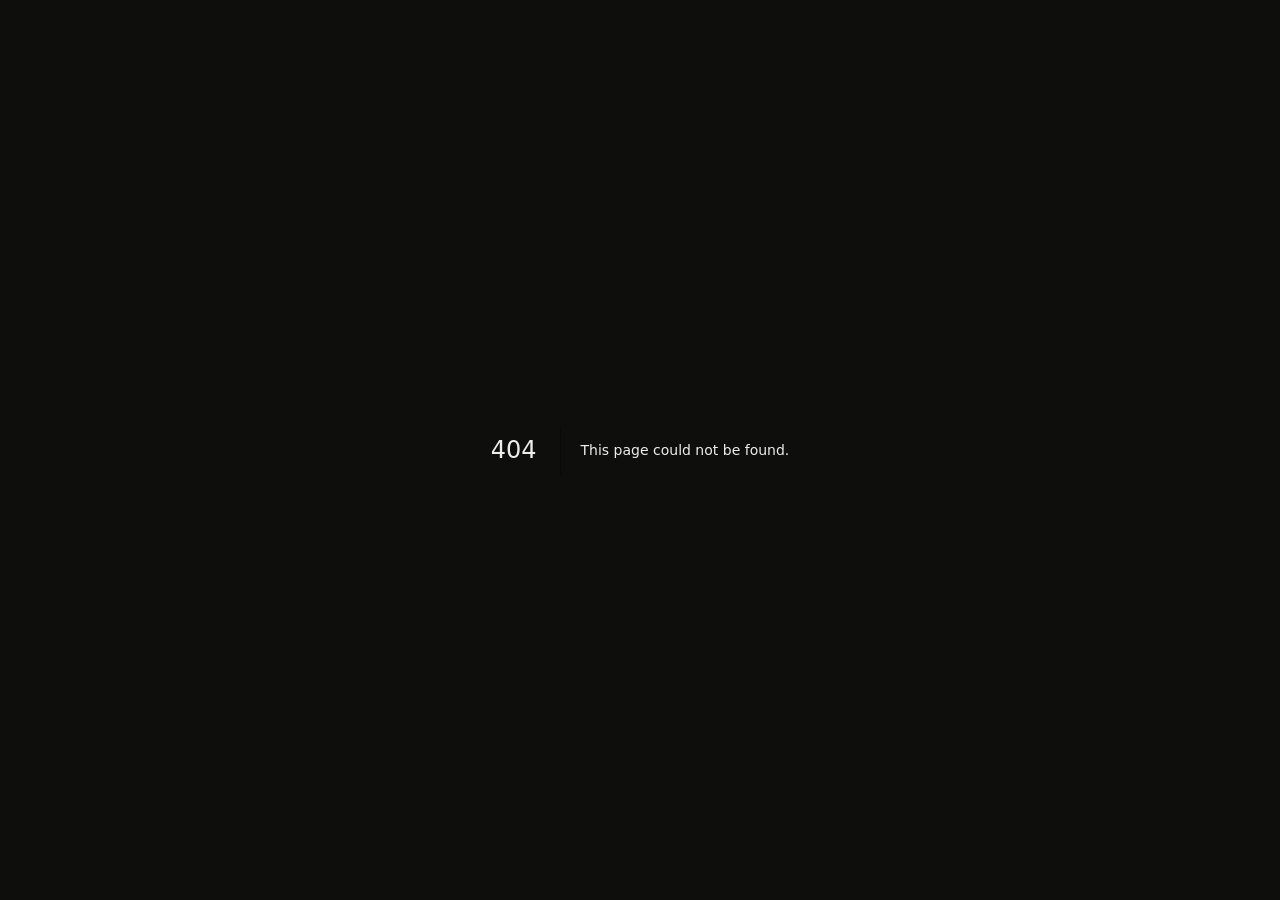
<file: 404/index.html>
<!DOCTYPE html><html lang="fr"><head><meta charSet="utf-8"/><meta name="viewport" content="width=device-width, initial-scale=1"/><link rel="preload" href="/_next/static/media/bb3ef058b751a6ad-s.p.woff2" as="font" crossorigin="" type="font/woff2"/><link rel="preload" href="/_next/static/media/e4af272ccee01ff0-s.p.woff2" as="font" crossorigin="" type="font/woff2"/><link rel="stylesheet" href="/_next/static/css/a220ffda7fd98bff.css" data-precedence="next"/><link rel="preload" as="script" fetchPriority="low" href="/_next/static/chunks/webpack-addc045cc35dd12c.js"/><script src="/_next/static/chunks/4bd1b696-84738ee12a724c6b.js" async=""></script><script src="/_next/static/chunks/517-694fd2a9fad9bdfd.js" async=""></script><script src="/_next/static/chunks/main-app-8dcd89776c544c3c.js" async=""></script><script src="/_next/static/chunks/510-90bb24e39980ca4b.js" async=""></script><script src="/_next/static/chunks/app/layout-a09faf7567286471.js" async=""></script><meta name="robots" content="noindex"/><meta name="next-size-adjust" content=""/><title>404: This page could not be found.</title><title>Nicolas Audibert | Ingénieur logiciel</title><meta name="description" content="Portfolio de Nicolas Audibert, ingénieur logiciel : full-stack, cybersécurité et IA. Projets, expériences, stack et un terminal avec un CTF caché."/><script src="/_next/static/chunks/polyfills-42372ed130431b0a.js" noModule=""></script></head><body class="__variable_d8ebd1 __variable_4dc837 bg-[#0e0e0d] font-sans text-[#ededeb] antialiased"><div style="font-family:system-ui,&quot;Segoe UI&quot;,Roboto,Helvetica,Arial,sans-serif,&quot;Apple Color Emoji&quot;,&quot;Segoe UI Emoji&quot;;height:100vh;text-align:center;display:flex;flex-direction:column;align-items:center;justify-content:center"><div><style>body{color:#000;background:#fff;margin:0}.next-error-h1{border-right:1px solid rgba(0,0,0,.3)}@media (prefers-color-scheme:dark){body{color:#fff;background:#000}.next-error-h1{border-right:1px solid rgba(255,255,255,.3)}}</style><h1 class="next-error-h1" style="display:inline-block;margin:0 20px 0 0;padding:0 23px 0 0;font-size:24px;font-weight:500;vertical-align:top;line-height:49px">404</h1><div style="display:inline-block"><h2 style="font-size:14px;font-weight:400;line-height:49px;margin:0">This page could not be found.</h2></div></div></div><script src="/_next/static/chunks/webpack-addc045cc35dd12c.js" async=""></script><script>(self.__next_f=self.__next_f||[]).push([0])</script><script>self.__next_f.push([1,"1:\"$Sreact.fragment\"\n2:I[6510,[\"510\",\"static/chunks/510-90bb24e39980ca4b.js\",\"177\",\"static/chunks/app/layout-a09faf7567286471.js\"],\"LanguageProvider\"]\n3:I[5244,[],\"\"]\n4:I[3866,[],\"\"]\n5:I[6213,[],\"OutletBoundary\"]\n7:I[6213,[],\"MetadataBoundary\"]\n9:I[6213,[],\"ViewportBoundary\"]\nb:I[4835,[],\"\"]\n:HL[\"/_next/static/media/bb3ef058b751a6ad-s.p.woff2\",\"font\",{\"crossOrigin\":\"\",\"type\":\"font/woff2\"}]\n:HL[\"/_next/static/media/e4af272ccee01ff0-s.p.woff2\",\"font\",{\"crossOrigin\":\"\",\"type\":\"font/woff2\"}]\n:HL[\"/_next/static/css/a220ffda7fd98bff.css\",\"style\"]\n"])</script><script>self.__next_f.push([1,"0:{\"P\":null,\"b\":\"CJ4aEmbZx2i4iVnvhIbAk\",\"p\":\"\",\"c\":[\"\",\"_not-found\",\"\"],\"i\":false,\"f\":[[[\"\",{\"children\":[\"/_not-found\",{\"children\":[\"__PAGE__\",{}]}]},\"$undefined\",\"$undefined\",true],[\"\",[\"$\",\"$1\",\"c\",{\"children\":[[[\"$\",\"link\",\"0\",{\"rel\":\"stylesheet\",\"href\":\"/_next/static/css/a220ffda7fd98bff.css\",\"precedence\":\"next\",\"crossOrigin\":\"$undefined\",\"nonce\":\"$undefined\"}]],[\"$\",\"html\",null,{\"lang\":\"fr\",\"children\":[\"$\",\"body\",null,{\"className\":\"__variable_d8ebd1 __variable_4dc837 bg-[#0e0e0d] font-sans text-[#ededeb] antialiased\",\"children\":[\"$\",\"$L2\",null,{\"children\":[\"$\",\"$L3\",null,{\"parallelRouterKey\":\"children\",\"segmentPath\":[\"children\"],\"error\":\"$undefined\",\"errorStyles\":\"$undefined\",\"errorScripts\":\"$undefined\",\"template\":[\"$\",\"$L4\",null,{}],\"templateStyles\":\"$undefined\",\"templateScripts\":\"$undefined\",\"notFound\":[[],[[\"$\",\"title\",null,{\"children\":\"404: This page could not be found.\"}],[\"$\",\"div\",null,{\"style\":{\"fontFamily\":\"system-ui,\\\"Segoe UI\\\",Roboto,Helvetica,Arial,sans-serif,\\\"Apple Color Emoji\\\",\\\"Segoe UI Emoji\\\"\",\"height\":\"100vh\",\"textAlign\":\"center\",\"display\":\"flex\",\"flexDirection\":\"column\",\"alignItems\":\"center\",\"justifyContent\":\"center\"},\"children\":[\"$\",\"div\",null,{\"children\":[[\"$\",\"style\",null,{\"dangerouslySetInnerHTML\":{\"__html\":\"body{color:#000;background:#fff;margin:0}.next-error-h1{border-right:1px solid rgba(0,0,0,.3)}@media (prefers-color-scheme:dark){body{color:#fff;background:#000}.next-error-h1{border-right:1px solid rgba(255,255,255,.3)}}\"}}],[\"$\",\"h1\",null,{\"className\":\"next-error-h1\",\"style\":{\"display\":\"inline-block\",\"margin\":\"0 20px 0 0\",\"padding\":\"0 23px 0 0\",\"fontSize\":24,\"fontWeight\":500,\"verticalAlign\":\"top\",\"lineHeight\":\"49px\"},\"children\":404}],[\"$\",\"div\",null,{\"style\":{\"display\":\"inline-block\"},\"children\":[\"$\",\"h2\",null,{\"style\":{\"fontSize\":14,\"fontWeight\":400,\"lineHeight\":\"49px\",\"margin\":0},\"children\":\"This page could not be found.\"}]}]]}]}]]],\"forbidden\":\"$undefined\",\"unauthorized\":\"$undefined\"}]}]}]}]]}],{\"children\":[\"/_not-found\",[\"$\",\"$1\",\"c\",{\"children\":[null,[\"$\",\"$L3\",null,{\"parallelRouterKey\":\"children\",\"segmentPath\":[\"children\",\"/_not-found\",\"children\"],\"error\":\"$undefined\",\"errorStyles\":\"$undefined\",\"errorScripts\":\"$undefined\",\"template\":[\"$\",\"$L4\",null,{}],\"templateStyles\":\"$undefined\",\"templateScripts\":\"$undefined\",\"notFound\":\"$undefined\",\"forbidden\":\"$undefined\",\"unauthorized\":\"$undefined\"}]]}],{\"children\":[\"__PAGE__\",[\"$\",\"$1\",\"c\",{\"children\":[[[\"$\",\"title\",null,{\"children\":\"404: This page could not be found.\"}],[\"$\",\"div\",null,{\"style\":\"$0:f:0:1:1:props:children:1:props:children:props:children:props:children:props:notFound:1:1:props:style\",\"children\":[\"$\",\"div\",null,{\"children\":[[\"$\",\"style\",null,{\"dangerouslySetInnerHTML\":{\"__html\":\"body{color:#000;background:#fff;margin:0}.next-error-h1{border-right:1px solid rgba(0,0,0,.3)}@media (prefers-color-scheme:dark){body{color:#fff;background:#000}.next-error-h1{border-right:1px solid rgba(255,255,255,.3)}}\"}}],[\"$\",\"h1\",null,{\"className\":\"next-error-h1\",\"style\":\"$0:f:0:1:1:props:children:1:props:children:props:children:props:children:props:notFound:1:1:props:children:props:children:1:props:style\",\"children\":404}],[\"$\",\"div\",null,{\"style\":\"$0:f:0:1:1:props:children:1:props:children:props:children:props:children:props:notFound:1:1:props:children:props:children:2:props:style\",\"children\":[\"$\",\"h2\",null,{\"style\":\"$0:f:0:1:1:props:children:1:props:children:props:children:props:children:props:notFound:1:1:props:children:props:children:2:props:children:props:style\",\"children\":\"This page could not be found.\"}]}]]}]}]],null,[\"$\",\"$L5\",null,{\"children\":\"$L6\"}]]}],{},null,false]},null,false]},null,false],[\"$\",\"$1\",\"h\",{\"children\":[[\"$\",\"meta\",null,{\"name\":\"robots\",\"content\":\"noindex\"}],[\"$\",\"$1\",\"NmvjpEde2yc1S4E5fMkUa\",{\"children\":[[\"$\",\"$L7\",null,{\"children\":\"$L8\"}],[\"$\",\"$L9\",null,{\"children\":\"$La\"}],[\"$\",\"meta\",null,{\"name\":\"next-size-adjust\",\"content\":\"\"}]]}]]}],false]],\"m\":\"$undefined\",\"G\":[\"$b\",\"$undefined\"],\"s\":false,\"S\":true}\n"])</script><script>self.__next_f.push([1,"a:[[\"$\",\"meta\",\"0\",{\"name\":\"viewport\",\"content\":\"width=device-width, initial-scale=1\"}]]\n8:[[\"$\",\"meta\",\"0\",{\"charSet\":\"utf-8\"}],[\"$\",\"title\",\"1\",{\"children\":\"Nicolas Audibert | Ingénieur logiciel\"}],[\"$\",\"meta\",\"2\",{\"name\":\"description\",\"content\":\"Portfolio de Nicolas Audibert, ingénieur logiciel : full-stack, cybersécurité et IA. Projets, expériences, stack et un terminal avec un CTF caché.\"}]]\n"])</script><script>self.__next_f.push([1,"6:null\n"])</script></body></html>
</file>
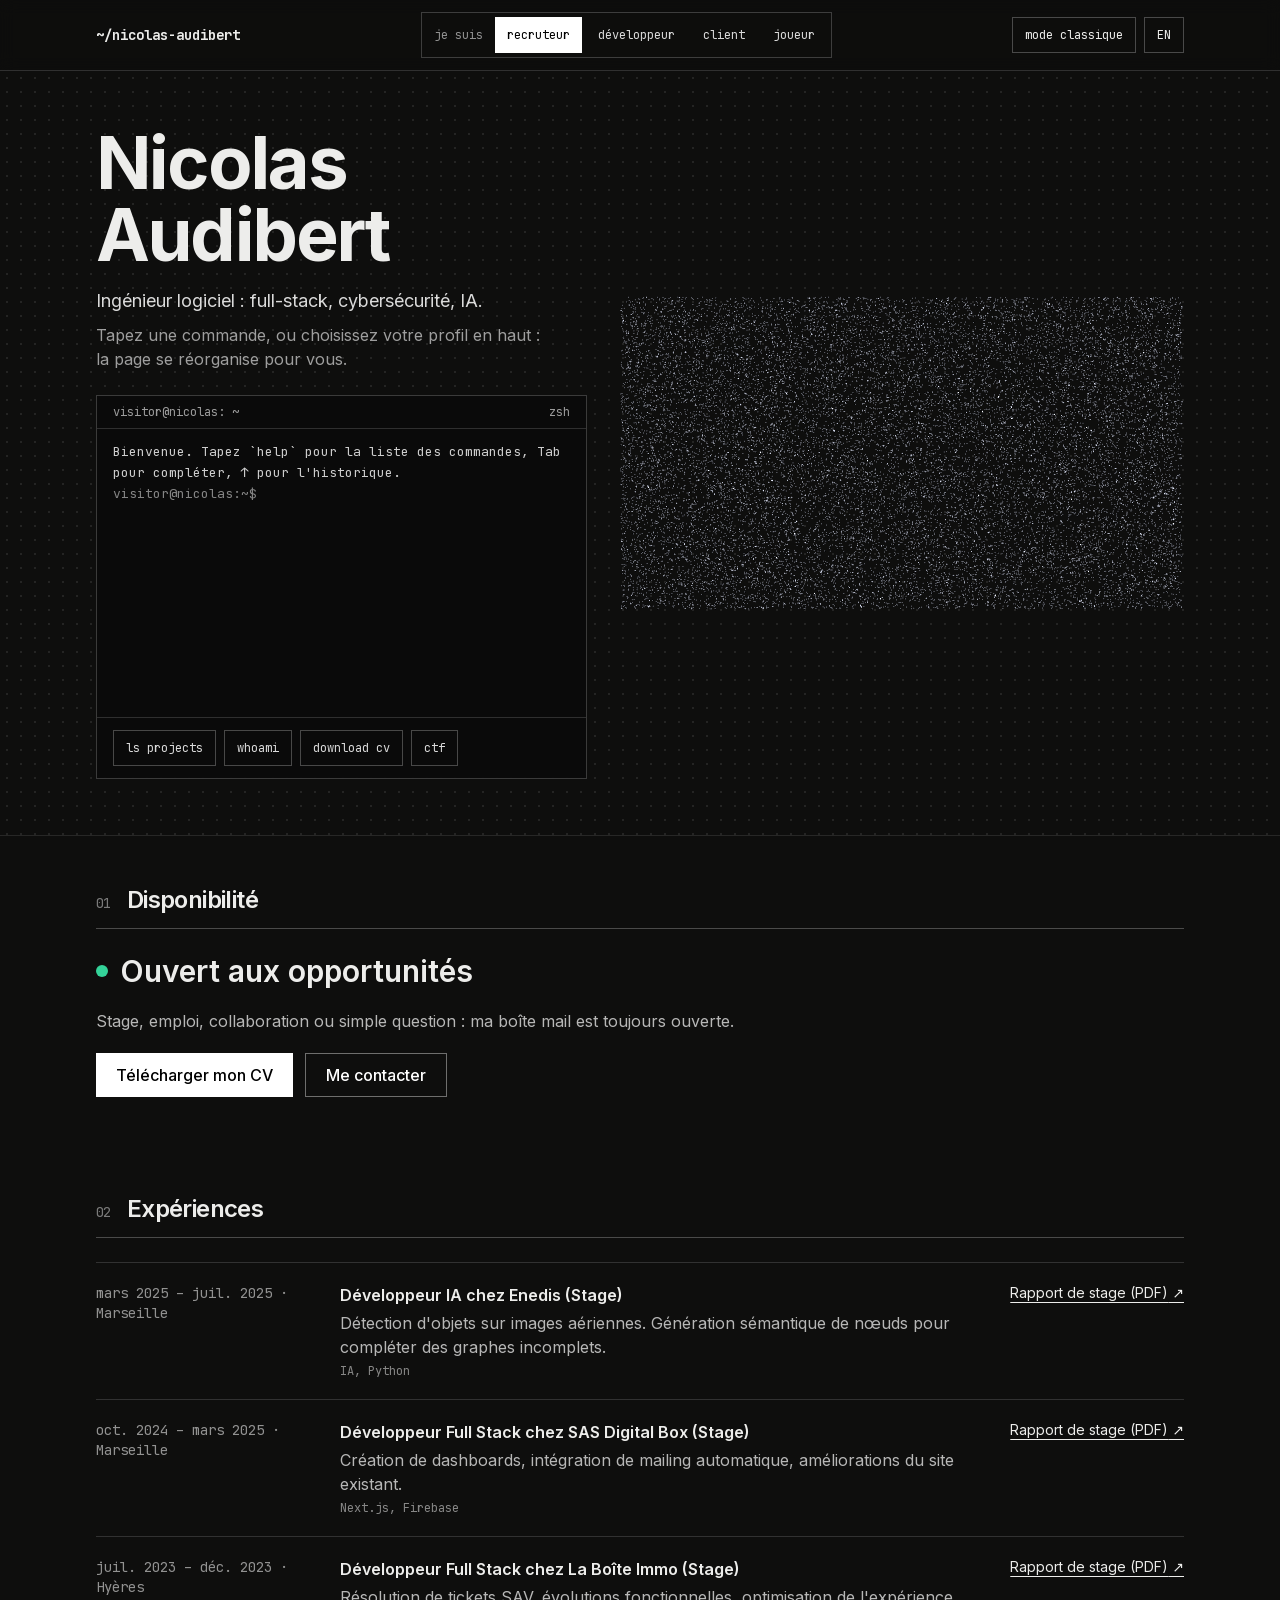
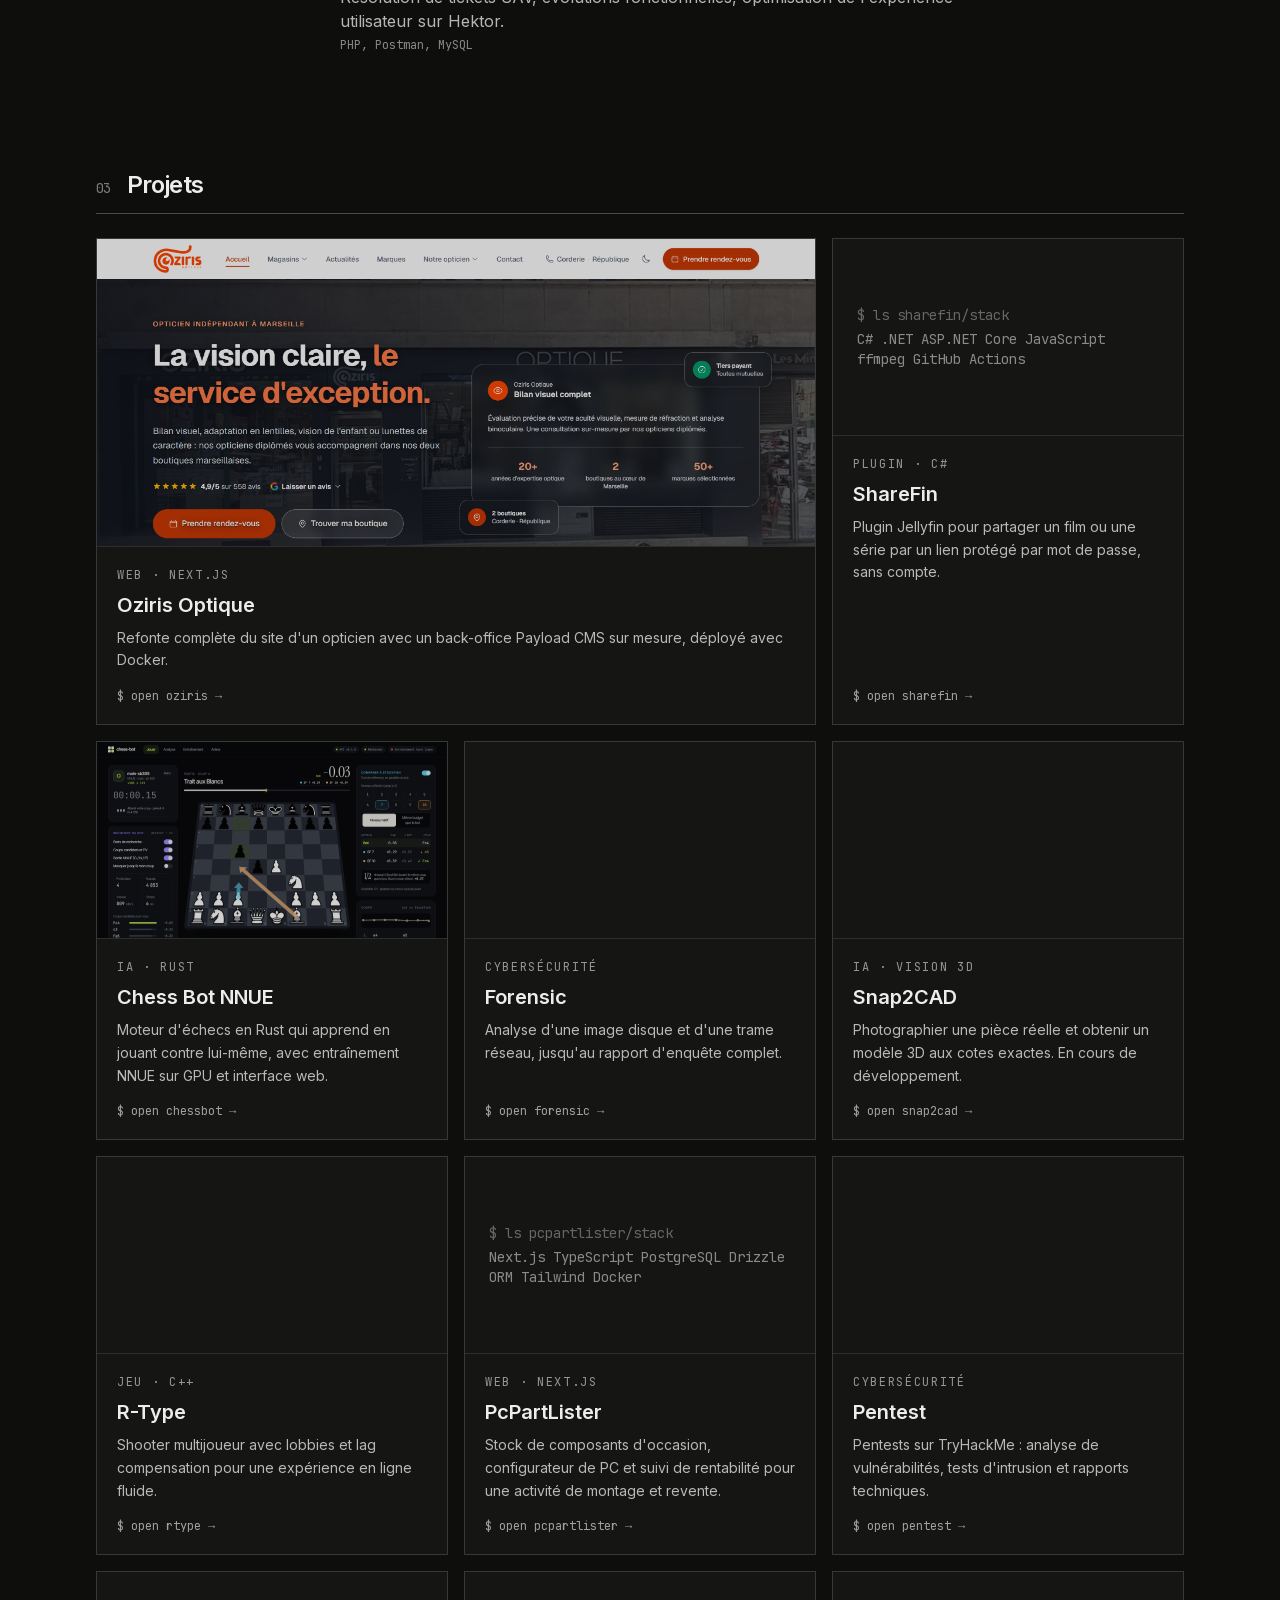
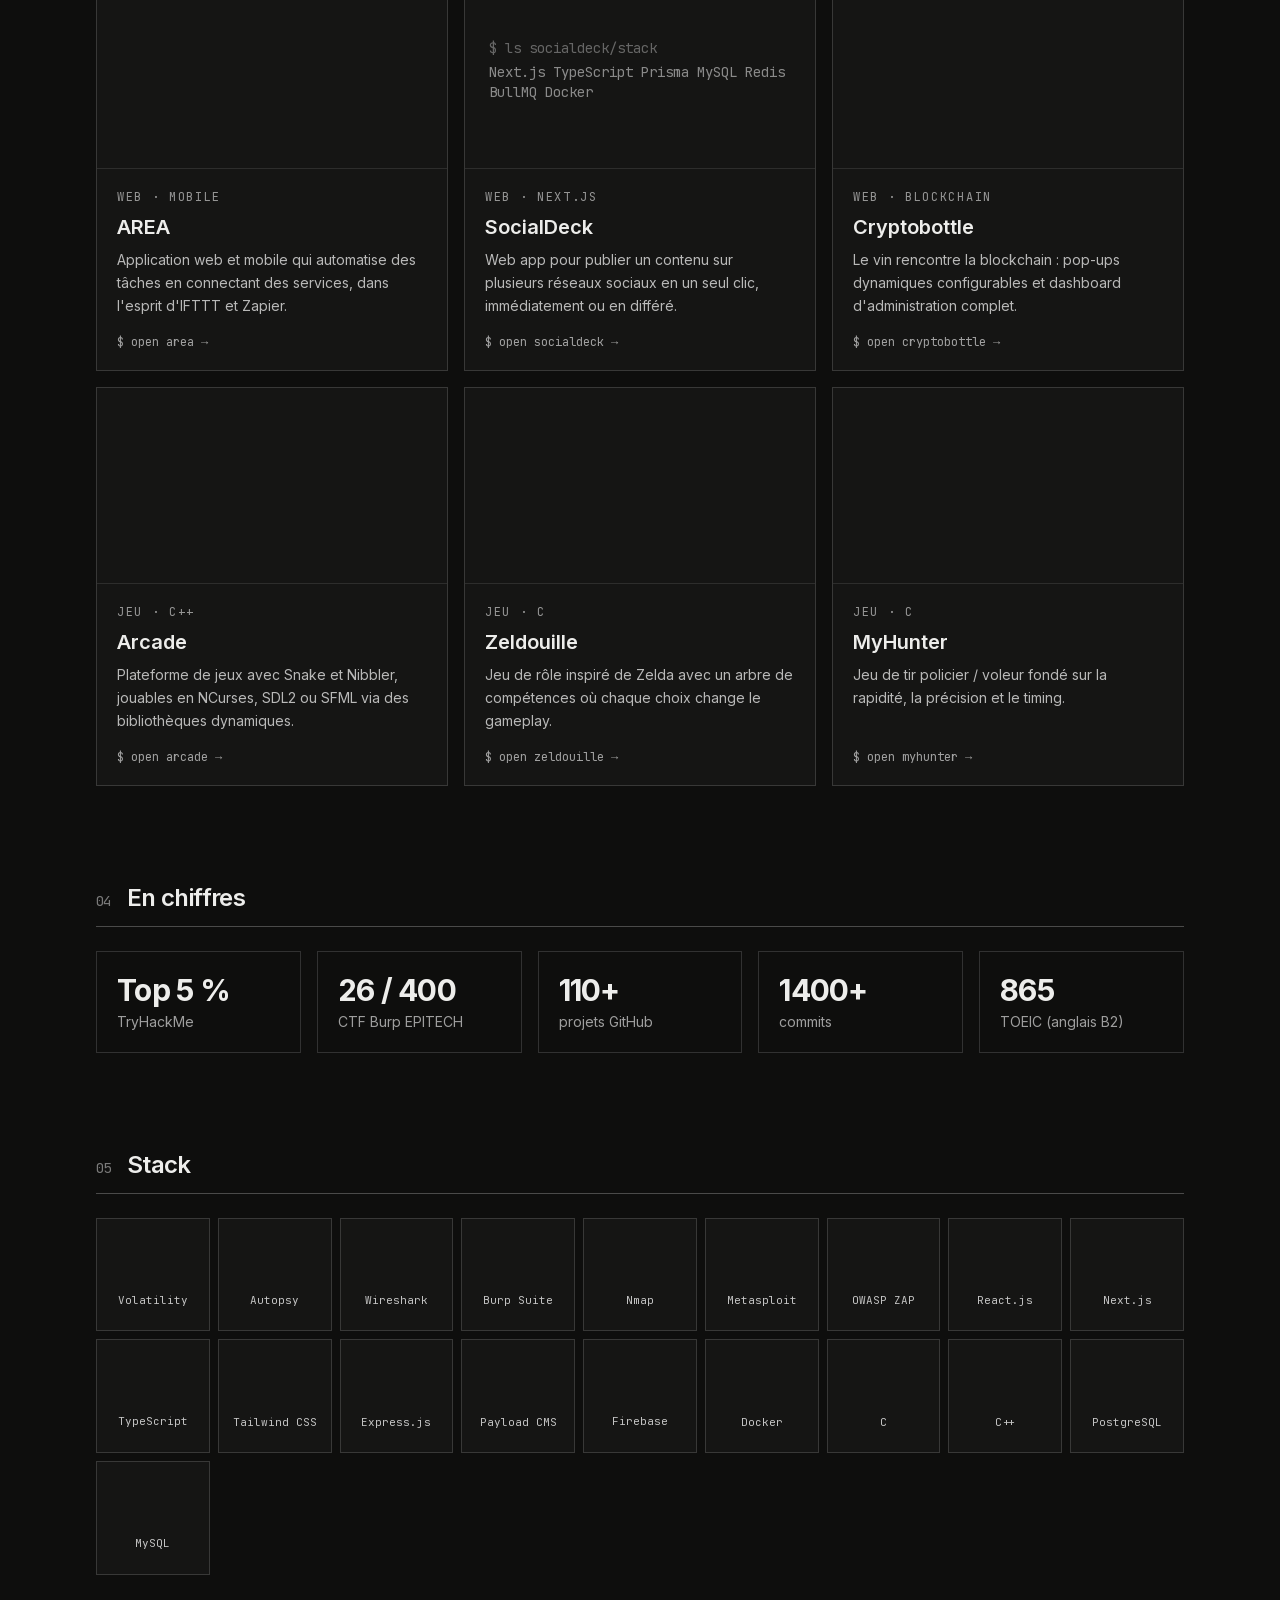
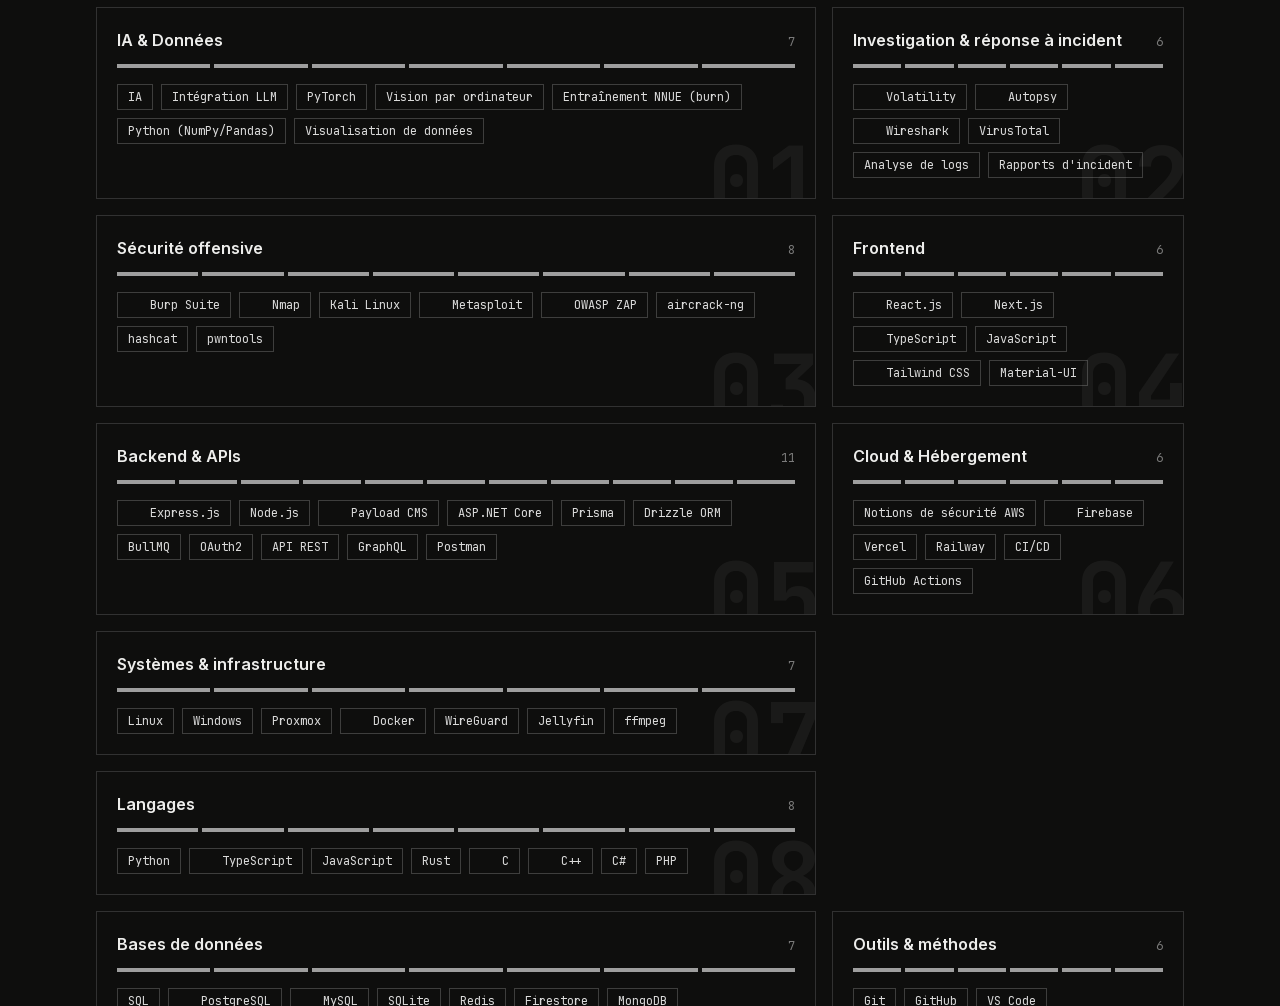
<file: about/index.html>
<!DOCTYPE html><html lang="fr"><head><meta charSet="utf-8"/><meta name="viewport" content="width=device-width, initial-scale=1"/><link rel="preload" href="/_next/static/media/bb3ef058b751a6ad-s.p.woff2" as="font" crossorigin="" type="font/woff2"/><link rel="preload" href="/_next/static/media/e4af272ccee01ff0-s.p.woff2" as="font" crossorigin="" type="font/woff2"/><link rel="stylesheet" href="/_next/static/css/a220ffda7fd98bff.css" data-precedence="next"/><link rel="preload" as="script" fetchPriority="low" href="/_next/static/chunks/webpack-addc045cc35dd12c.js"/><script src="/_next/static/chunks/4bd1b696-84738ee12a724c6b.js" async=""></script><script src="/_next/static/chunks/517-694fd2a9fad9bdfd.js" async=""></script><script src="/_next/static/chunks/main-app-8dcd89776c544c3c.js" async=""></script><script src="/_next/static/chunks/510-90bb24e39980ca4b.js" async=""></script><script src="/_next/static/chunks/app/layout-a09faf7567286471.js" async=""></script><meta name="next-size-adjust" content=""/><meta http-equiv="refresh" content="0; url=/#about"/><title>Nicolas Audibert | Ingénieur logiciel</title><meta name="description" content="Portfolio de Nicolas Audibert, ingénieur logiciel : full-stack, cybersécurité et IA. Projets, expériences, stack et un terminal avec un CTF caché."/><link rel="icon" href="/icon.svg?657d18d31e12e3dd" type="image/svg+xml" sizes="any"/><script src="/_next/static/chunks/polyfills-42372ed130431b0a.js" noModule=""></script></head><body class="__variable_d8ebd1 __variable_4dc837 bg-[#0e0e0d] font-sans text-[#ededeb] antialiased"><p class="p-8"><a href="/#about" class="underline">/#about</a></p><script src="/_next/static/chunks/webpack-addc045cc35dd12c.js" async=""></script><script>(self.__next_f=self.__next_f||[]).push([0])</script><script>self.__next_f.push([1,"1:\"$Sreact.fragment\"\n2:I[6510,[\"510\",\"static/chunks/510-90bb24e39980ca4b.js\",\"177\",\"static/chunks/app/layout-a09faf7567286471.js\"],\"LanguageProvider\"]\n3:I[5244,[],\"\"]\n4:I[3866,[],\"\"]\n5:I[6213,[],\"OutletBoundary\"]\n7:I[6213,[],\"MetadataBoundary\"]\n9:I[6213,[],\"ViewportBoundary\"]\nb:I[4835,[],\"\"]\n:HL[\"/_next/static/media/bb3ef058b751a6ad-s.p.woff2\",\"font\",{\"crossOrigin\":\"\",\"type\":\"font/woff2\"}]\n:HL[\"/_next/static/media/e4af272ccee01ff0-s.p.woff2\",\"font\",{\"crossOrigin\":\"\",\"type\":\"font/woff2\"}]\n:HL[\"/_next/static/css/a220ffda7fd98bff.css\",\"style\"]\n"])</script><script>self.__next_f.push([1,"0:{\"P\":null,\"b\":\"CJ4aEmbZx2i4iVnvhIbAk\",\"p\":\"\",\"c\":[\"\",\"about\",\"\"],\"i\":false,\"f\":[[[\"\",{\"children\":[\"about\",{\"children\":[\"__PAGE__\",{}]}]},\"$undefined\",\"$undefined\",true],[\"\",[\"$\",\"$1\",\"c\",{\"children\":[[[\"$\",\"link\",\"0\",{\"rel\":\"stylesheet\",\"href\":\"/_next/static/css/a220ffda7fd98bff.css\",\"precedence\":\"next\",\"crossOrigin\":\"$undefined\",\"nonce\":\"$undefined\"}]],[\"$\",\"html\",null,{\"lang\":\"fr\",\"children\":[\"$\",\"body\",null,{\"className\":\"__variable_d8ebd1 __variable_4dc837 bg-[#0e0e0d] font-sans text-[#ededeb] antialiased\",\"children\":[\"$\",\"$L2\",null,{\"children\":[\"$\",\"$L3\",null,{\"parallelRouterKey\":\"children\",\"segmentPath\":[\"children\"],\"error\":\"$undefined\",\"errorStyles\":\"$undefined\",\"errorScripts\":\"$undefined\",\"template\":[\"$\",\"$L4\",null,{}],\"templateStyles\":\"$undefined\",\"templateScripts\":\"$undefined\",\"notFound\":[[],[[\"$\",\"title\",null,{\"children\":\"404: This page could not be found.\"}],[\"$\",\"div\",null,{\"style\":{\"fontFamily\":\"system-ui,\\\"Segoe UI\\\",Roboto,Helvetica,Arial,sans-serif,\\\"Apple Color Emoji\\\",\\\"Segoe UI Emoji\\\"\",\"height\":\"100vh\",\"textAlign\":\"center\",\"display\":\"flex\",\"flexDirection\":\"column\",\"alignItems\":\"center\",\"justifyContent\":\"center\"},\"children\":[\"$\",\"div\",null,{\"children\":[[\"$\",\"style\",null,{\"dangerouslySetInnerHTML\":{\"__html\":\"body{color:#000;background:#fff;margin:0}.next-error-h1{border-right:1px solid rgba(0,0,0,.3)}@media (prefers-color-scheme:dark){body{color:#fff;background:#000}.next-error-h1{border-right:1px solid rgba(255,255,255,.3)}}\"}}],[\"$\",\"h1\",null,{\"className\":\"next-error-h1\",\"style\":{\"display\":\"inline-block\",\"margin\":\"0 20px 0 0\",\"padding\":\"0 23px 0 0\",\"fontSize\":24,\"fontWeight\":500,\"verticalAlign\":\"top\",\"lineHeight\":\"49px\"},\"children\":404}],[\"$\",\"div\",null,{\"style\":{\"display\":\"inline-block\"},\"children\":[\"$\",\"h2\",null,{\"style\":{\"fontSize\":14,\"fontWeight\":400,\"lineHeight\":\"49px\",\"margin\":0},\"children\":\"This page could not be found.\"}]}]]}]}]]],\"forbidden\":\"$undefined\",\"unauthorized\":\"$undefined\"}]}]}]}]]}],{\"children\":[\"about\",[\"$\",\"$1\",\"c\",{\"children\":[null,[\"$\",\"$L3\",null,{\"parallelRouterKey\":\"children\",\"segmentPath\":[\"children\",\"about\",\"children\"],\"error\":\"$undefined\",\"errorStyles\":\"$undefined\",\"errorScripts\":\"$undefined\",\"template\":[\"$\",\"$L4\",null,{}],\"templateStyles\":\"$undefined\",\"templateScripts\":\"$undefined\",\"notFound\":\"$undefined\",\"forbidden\":\"$undefined\",\"unauthorized\":\"$undefined\"}]]}],{\"children\":[\"__PAGE__\",[\"$\",\"$1\",\"c\",{\"children\":[[[\"$\",\"meta\",null,{\"httpEquiv\":\"refresh\",\"content\":\"0; url=/#about\"}],[\"$\",\"p\",null,{\"className\":\"p-8\",\"children\":[\"$\",\"a\",null,{\"href\":\"/#about\",\"className\":\"underline\",\"children\":\"/#about\"}]}]],null,[\"$\",\"$L5\",null,{\"children\":\"$L6\"}]]}],{},null,false]},null,false]},null,false],[\"$\",\"$1\",\"h\",{\"children\":[null,[\"$\",\"$1\",\"PgLKxwaV9XT5eWK_S9ZKb\",{\"children\":[[\"$\",\"$L7\",null,{\"children\":\"$L8\"}],[\"$\",\"$L9\",null,{\"children\":\"$La\"}],[\"$\",\"meta\",null,{\"name\":\"next-size-adjust\",\"content\":\"\"}]]}]]}],false]],\"m\":\"$undefined\",\"G\":[\"$b\",\"$undefined\"],\"s\":false,\"S\":true}\n"])</script><script>self.__next_f.push([1,"a:[[\"$\",\"meta\",\"0\",{\"name\":\"viewport\",\"content\":\"width=device-width, initial-scale=1\"}]]\n8:[[\"$\",\"meta\",\"0\",{\"charSet\":\"utf-8\"}],[\"$\",\"title\",\"1\",{\"children\":\"Nicolas Audibert | Ingénieur logiciel\"}],[\"$\",\"meta\",\"2\",{\"name\":\"description\",\"content\":\"Portfolio de Nicolas Audibert, ingénieur logiciel : full-stack, cybersécurité et IA. Projets, expériences, stack et un terminal avec un CTF caché.\"}],[\"$\",\"link\",\"3\",{\"rel\":\"icon\",\"href\":\"/icon.svg?657d18d31e12e3dd\",\"type\":\"image/svg+xml\",\"sizes\":\"any\"}]]\n"])</script><script>self.__next_f.push([1,"6:null\n"])</script></body></html>
</file>
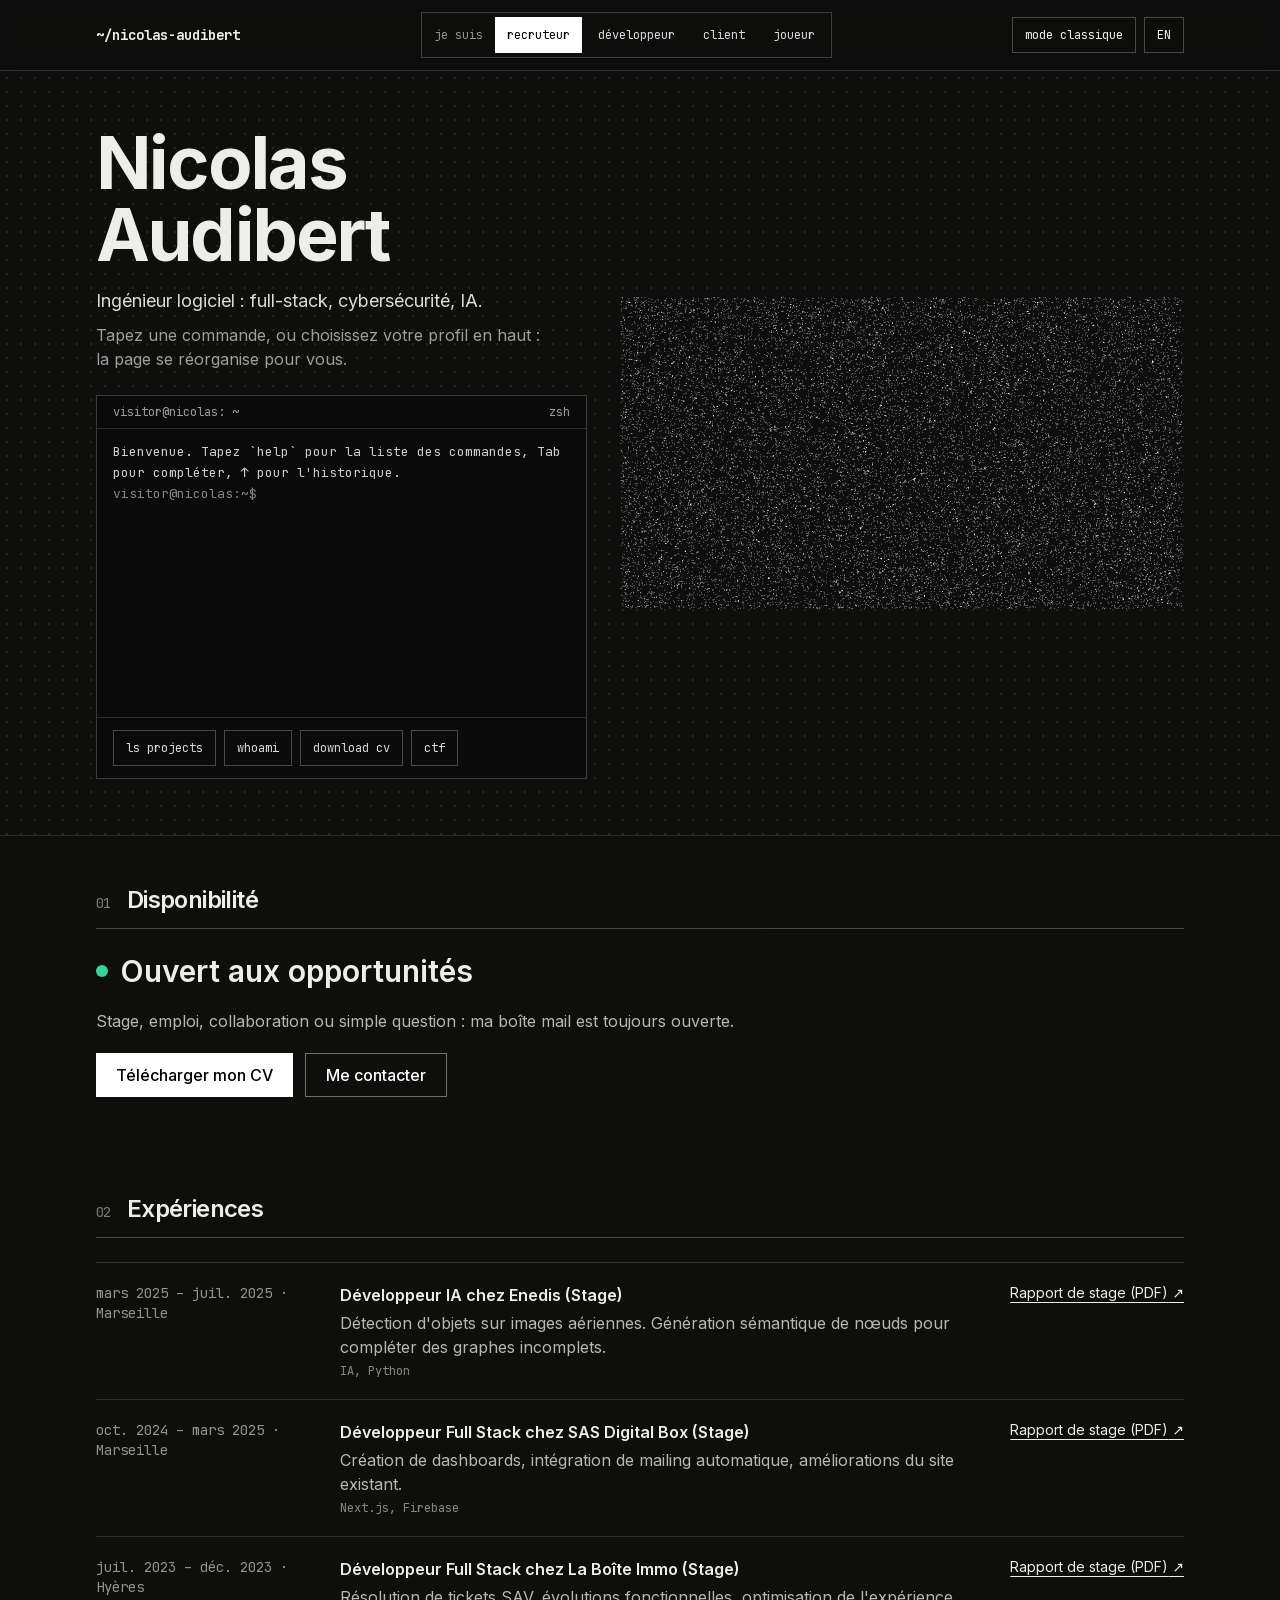
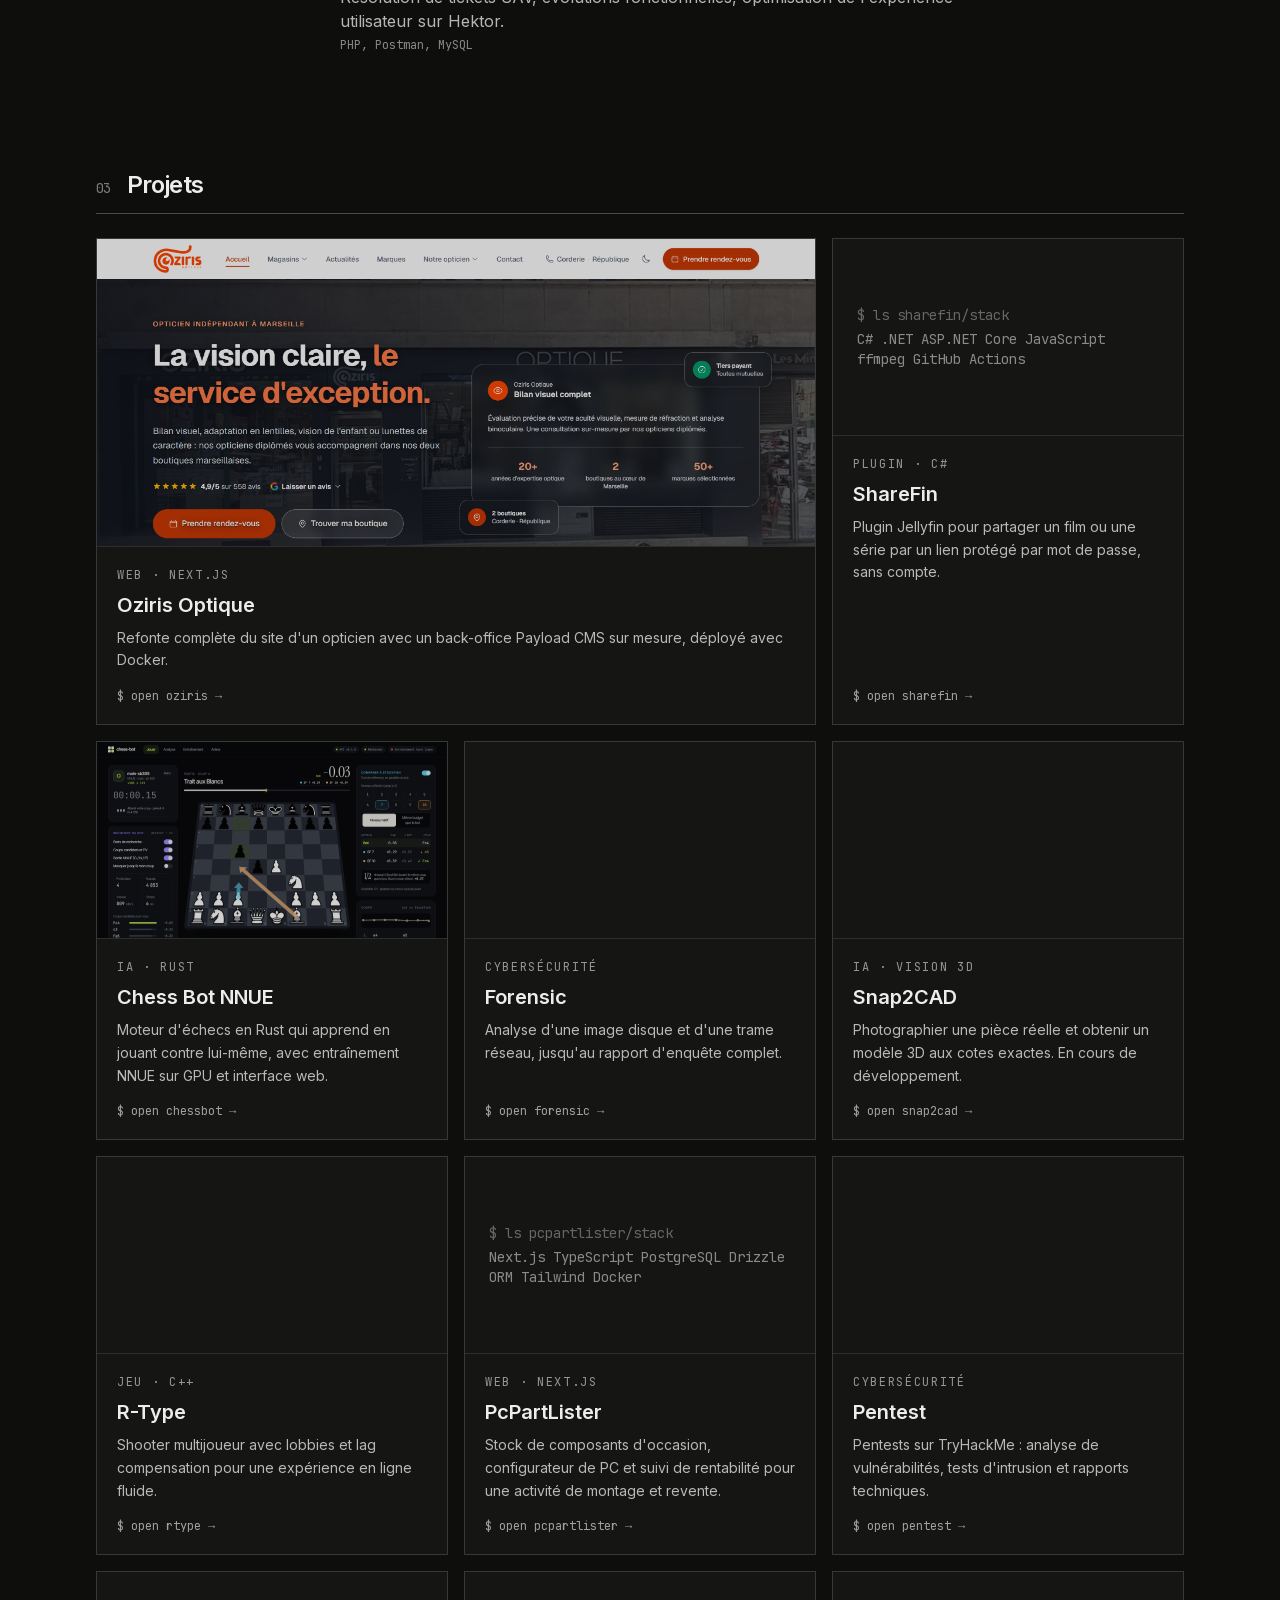
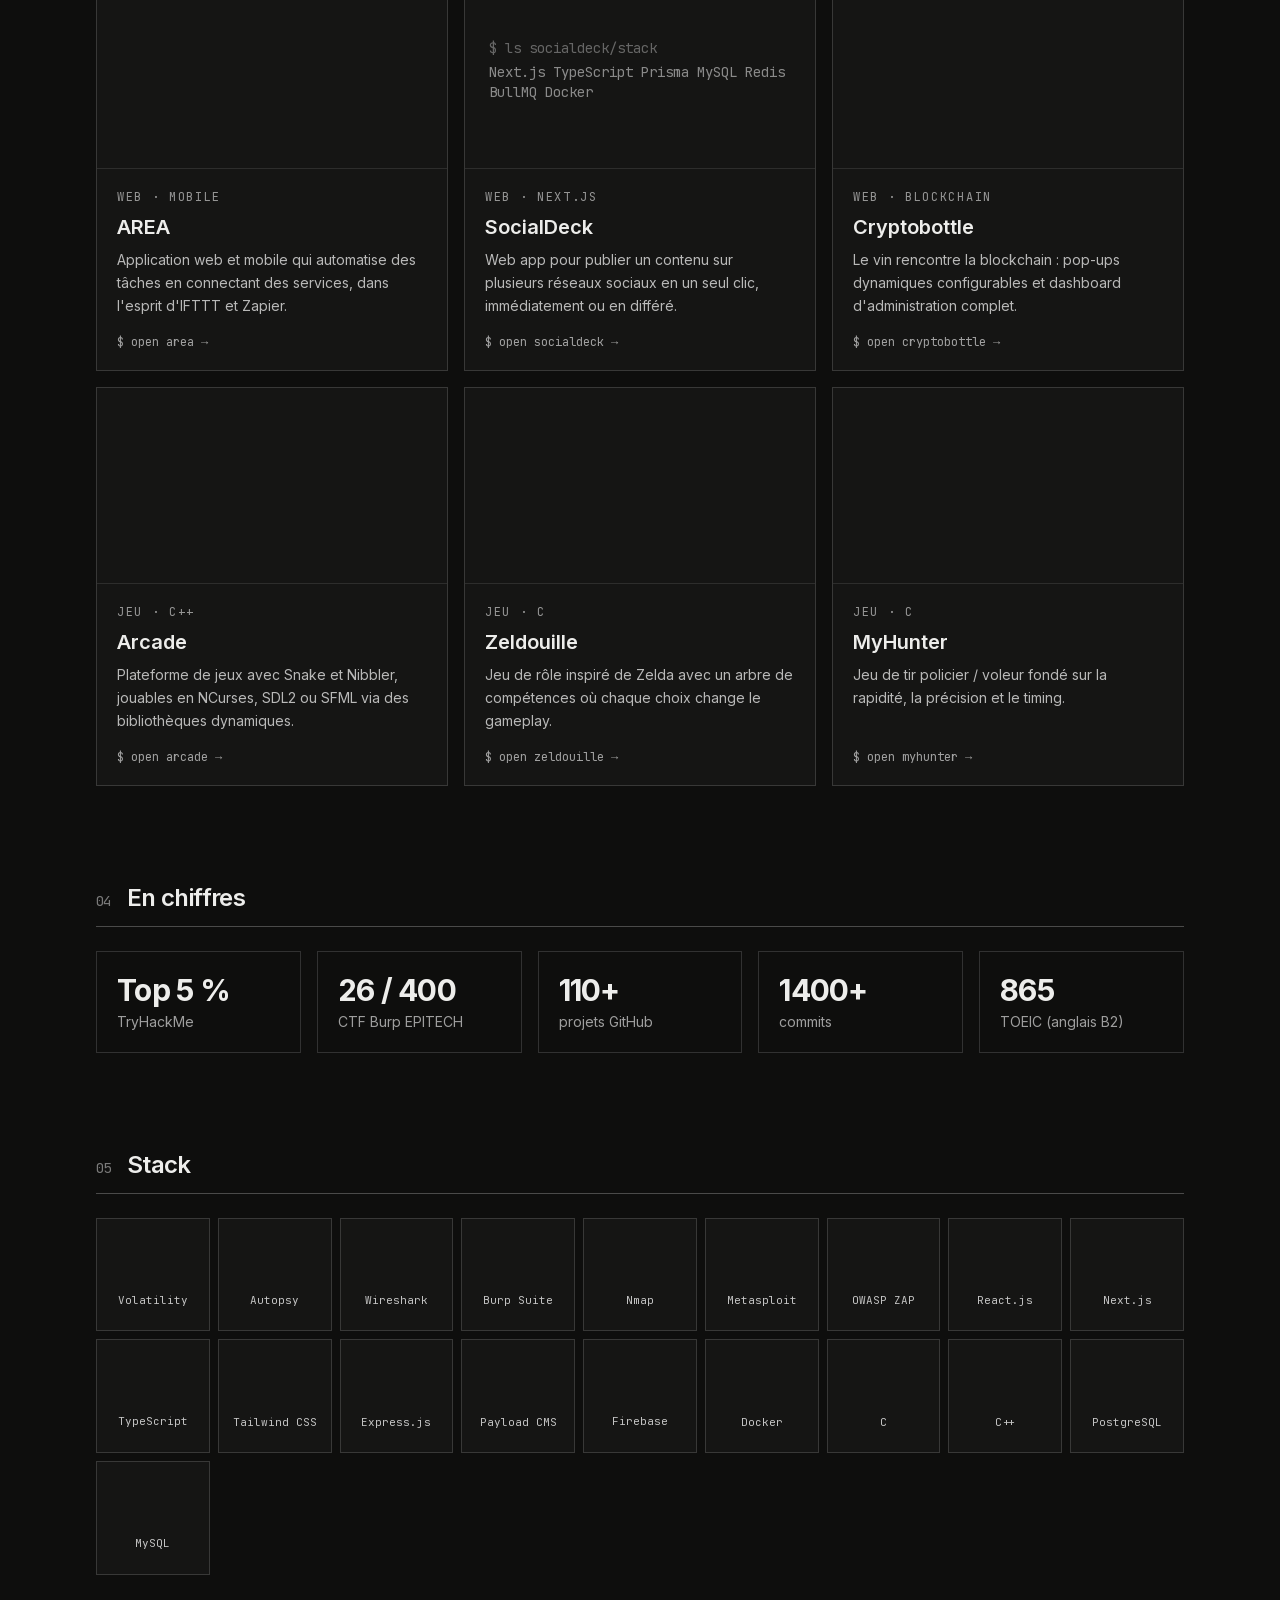
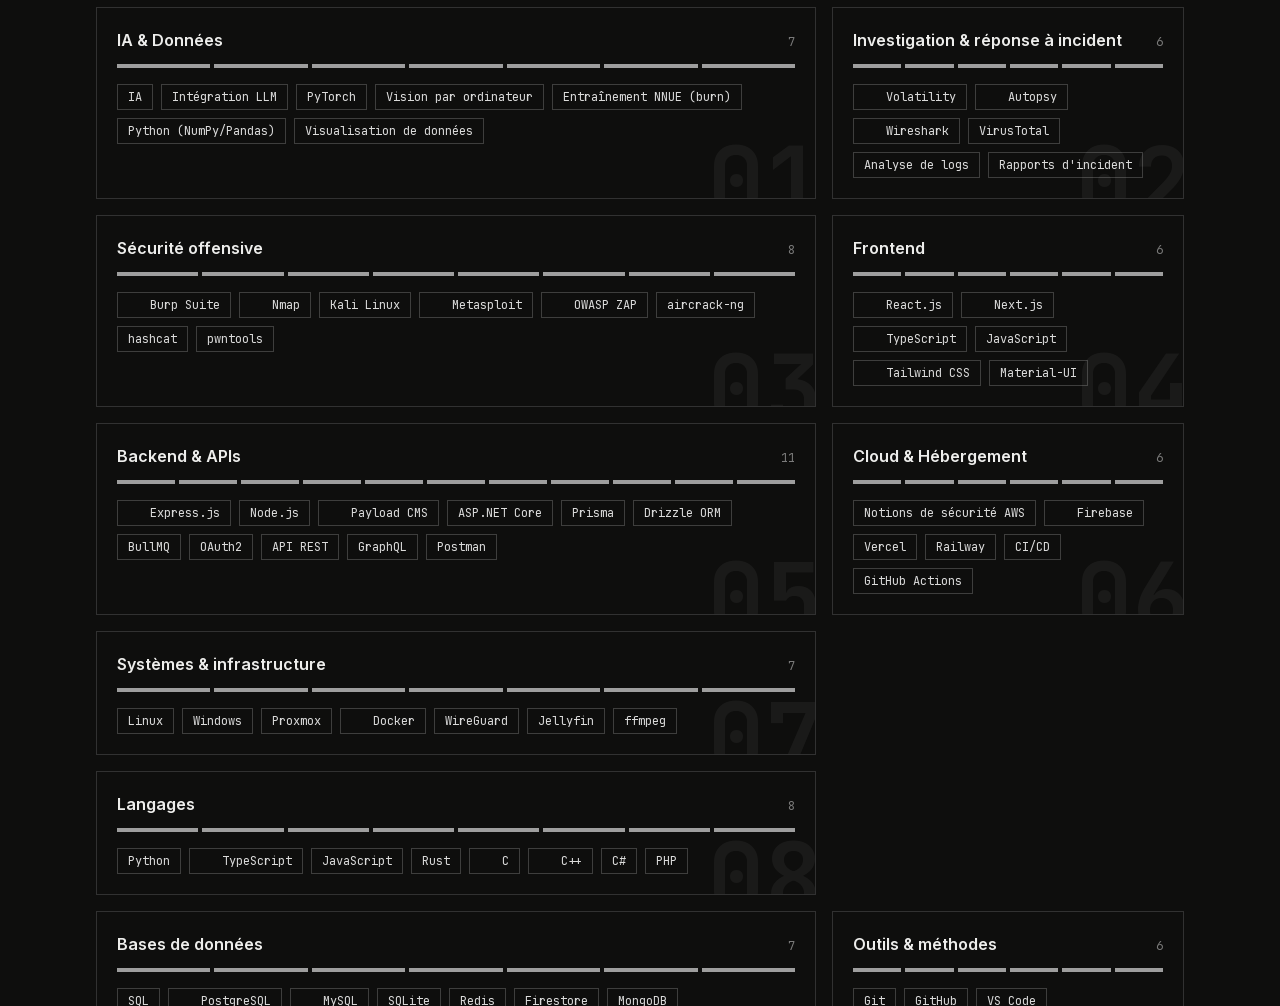
<file: projects/index.html>
<!DOCTYPE html><html lang="fr"><head><meta charSet="utf-8"/><meta name="viewport" content="width=device-width, initial-scale=1"/><link rel="preload" href="/_next/static/media/bb3ef058b751a6ad-s.p.woff2" as="font" crossorigin="" type="font/woff2"/><link rel="preload" href="/_next/static/media/e4af272ccee01ff0-s.p.woff2" as="font" crossorigin="" type="font/woff2"/><link rel="stylesheet" href="/_next/static/css/a220ffda7fd98bff.css" data-precedence="next"/><link rel="preload" as="script" fetchPriority="low" href="/_next/static/chunks/webpack-addc045cc35dd12c.js"/><script src="/_next/static/chunks/4bd1b696-84738ee12a724c6b.js" async=""></script><script src="/_next/static/chunks/517-694fd2a9fad9bdfd.js" async=""></script><script src="/_next/static/chunks/main-app-8dcd89776c544c3c.js" async=""></script><script src="/_next/static/chunks/510-90bb24e39980ca4b.js" async=""></script><script src="/_next/static/chunks/app/layout-a09faf7567286471.js" async=""></script><meta name="next-size-adjust" content=""/><meta http-equiv="refresh" content="0; url=/#projects"/><title>Nicolas Audibert | Ingénieur logiciel</title><meta name="description" content="Portfolio de Nicolas Audibert, ingénieur logiciel : full-stack, cybersécurité et IA. Projets, expériences, stack et un terminal avec un CTF caché."/><link rel="icon" href="/icon.svg?657d18d31e12e3dd" type="image/svg+xml" sizes="any"/><script src="/_next/static/chunks/polyfills-42372ed130431b0a.js" noModule=""></script></head><body class="__variable_d8ebd1 __variable_4dc837 bg-[#0e0e0d] font-sans text-[#ededeb] antialiased"><p class="p-8"><a href="/#projects" class="underline">/#projects</a></p><script src="/_next/static/chunks/webpack-addc045cc35dd12c.js" async=""></script><script>(self.__next_f=self.__next_f||[]).push([0])</script><script>self.__next_f.push([1,"1:\"$Sreact.fragment\"\n2:I[6510,[\"510\",\"static/chunks/510-90bb24e39980ca4b.js\",\"177\",\"static/chunks/app/layout-a09faf7567286471.js\"],\"LanguageProvider\"]\n3:I[5244,[],\"\"]\n4:I[3866,[],\"\"]\n5:I[6213,[],\"OutletBoundary\"]\n7:I[6213,[],\"MetadataBoundary\"]\n9:I[6213,[],\"ViewportBoundary\"]\nb:I[4835,[],\"\"]\n:HL[\"/_next/static/media/bb3ef058b751a6ad-s.p.woff2\",\"font\",{\"crossOrigin\":\"\",\"type\":\"font/woff2\"}]\n:HL[\"/_next/static/media/e4af272ccee01ff0-s.p.woff2\",\"font\",{\"crossOrigin\":\"\",\"type\":\"font/woff2\"}]\n:HL[\"/_next/static/css/a220ffda7fd98bff.css\",\"style\"]\n"])</script><script>self.__next_f.push([1,"0:{\"P\":null,\"b\":\"CJ4aEmbZx2i4iVnvhIbAk\",\"p\":\"\",\"c\":[\"\",\"projects\",\"\"],\"i\":false,\"f\":[[[\"\",{\"children\":[\"projects\",{\"children\":[\"__PAGE__\",{}]}]},\"$undefined\",\"$undefined\",true],[\"\",[\"$\",\"$1\",\"c\",{\"children\":[[[\"$\",\"link\",\"0\",{\"rel\":\"stylesheet\",\"href\":\"/_next/static/css/a220ffda7fd98bff.css\",\"precedence\":\"next\",\"crossOrigin\":\"$undefined\",\"nonce\":\"$undefined\"}]],[\"$\",\"html\",null,{\"lang\":\"fr\",\"children\":[\"$\",\"body\",null,{\"className\":\"__variable_d8ebd1 __variable_4dc837 bg-[#0e0e0d] font-sans text-[#ededeb] antialiased\",\"children\":[\"$\",\"$L2\",null,{\"children\":[\"$\",\"$L3\",null,{\"parallelRouterKey\":\"children\",\"segmentPath\":[\"children\"],\"error\":\"$undefined\",\"errorStyles\":\"$undefined\",\"errorScripts\":\"$undefined\",\"template\":[\"$\",\"$L4\",null,{}],\"templateStyles\":\"$undefined\",\"templateScripts\":\"$undefined\",\"notFound\":[[],[[\"$\",\"title\",null,{\"children\":\"404: This page could not be found.\"}],[\"$\",\"div\",null,{\"style\":{\"fontFamily\":\"system-ui,\\\"Segoe UI\\\",Roboto,Helvetica,Arial,sans-serif,\\\"Apple Color Emoji\\\",\\\"Segoe UI Emoji\\\"\",\"height\":\"100vh\",\"textAlign\":\"center\",\"display\":\"flex\",\"flexDirection\":\"column\",\"alignItems\":\"center\",\"justifyContent\":\"center\"},\"children\":[\"$\",\"div\",null,{\"children\":[[\"$\",\"style\",null,{\"dangerouslySetInnerHTML\":{\"__html\":\"body{color:#000;background:#fff;margin:0}.next-error-h1{border-right:1px solid rgba(0,0,0,.3)}@media (prefers-color-scheme:dark){body{color:#fff;background:#000}.next-error-h1{border-right:1px solid rgba(255,255,255,.3)}}\"}}],[\"$\",\"h1\",null,{\"className\":\"next-error-h1\",\"style\":{\"display\":\"inline-block\",\"margin\":\"0 20px 0 0\",\"padding\":\"0 23px 0 0\",\"fontSize\":24,\"fontWeight\":500,\"verticalAlign\":\"top\",\"lineHeight\":\"49px\"},\"children\":404}],[\"$\",\"div\",null,{\"style\":{\"display\":\"inline-block\"},\"children\":[\"$\",\"h2\",null,{\"style\":{\"fontSize\":14,\"fontWeight\":400,\"lineHeight\":\"49px\",\"margin\":0},\"children\":\"This page could not be found.\"}]}]]}]}]]],\"forbidden\":\"$undefined\",\"unauthorized\":\"$undefined\"}]}]}]}]]}],{\"children\":[\"projects\",[\"$\",\"$1\",\"c\",{\"children\":[null,[\"$\",\"$L3\",null,{\"parallelRouterKey\":\"children\",\"segmentPath\":[\"children\",\"projects\",\"children\"],\"error\":\"$undefined\",\"errorStyles\":\"$undefined\",\"errorScripts\":\"$undefined\",\"template\":[\"$\",\"$L4\",null,{}],\"templateStyles\":\"$undefined\",\"templateScripts\":\"$undefined\",\"notFound\":\"$undefined\",\"forbidden\":\"$undefined\",\"unauthorized\":\"$undefined\"}]]}],{\"children\":[\"__PAGE__\",[\"$\",\"$1\",\"c\",{\"children\":[[[\"$\",\"meta\",null,{\"httpEquiv\":\"refresh\",\"content\":\"0; url=/#projects\"}],[\"$\",\"p\",null,{\"className\":\"p-8\",\"children\":[\"$\",\"a\",null,{\"href\":\"/#projects\",\"className\":\"underline\",\"children\":\"/#projects\"}]}]],null,[\"$\",\"$L5\",null,{\"children\":\"$L6\"}]]}],{},null,false]},null,false]},null,false],[\"$\",\"$1\",\"h\",{\"children\":[null,[\"$\",\"$1\",\"MigCz1xj06ouOrZ1EzA29\",{\"children\":[[\"$\",\"$L7\",null,{\"children\":\"$L8\"}],[\"$\",\"$L9\",null,{\"children\":\"$La\"}],[\"$\",\"meta\",null,{\"name\":\"next-size-adjust\",\"content\":\"\"}]]}]]}],false]],\"m\":\"$undefined\",\"G\":[\"$b\",\"$undefined\"],\"s\":false,\"S\":true}\n"])</script><script>self.__next_f.push([1,"a:[[\"$\",\"meta\",\"0\",{\"name\":\"viewport\",\"content\":\"width=device-width, initial-scale=1\"}]]\n8:[[\"$\",\"meta\",\"0\",{\"charSet\":\"utf-8\"}],[\"$\",\"title\",\"1\",{\"children\":\"Nicolas Audibert | Ingénieur logiciel\"}],[\"$\",\"meta\",\"2\",{\"name\":\"description\",\"content\":\"Portfolio de Nicolas Audibert, ingénieur logiciel : full-stack, cybersécurité et IA. Projets, expériences, stack et un terminal avec un CTF caché.\"}],[\"$\",\"link\",\"3\",{\"rel\":\"icon\",\"href\":\"/icon.svg?657d18d31e12e3dd\",\"type\":\"image/svg+xml\",\"sizes\":\"any\"}]]\n"])</script><script>self.__next_f.push([1,"6:null\n"])</script></body></html>
</file>
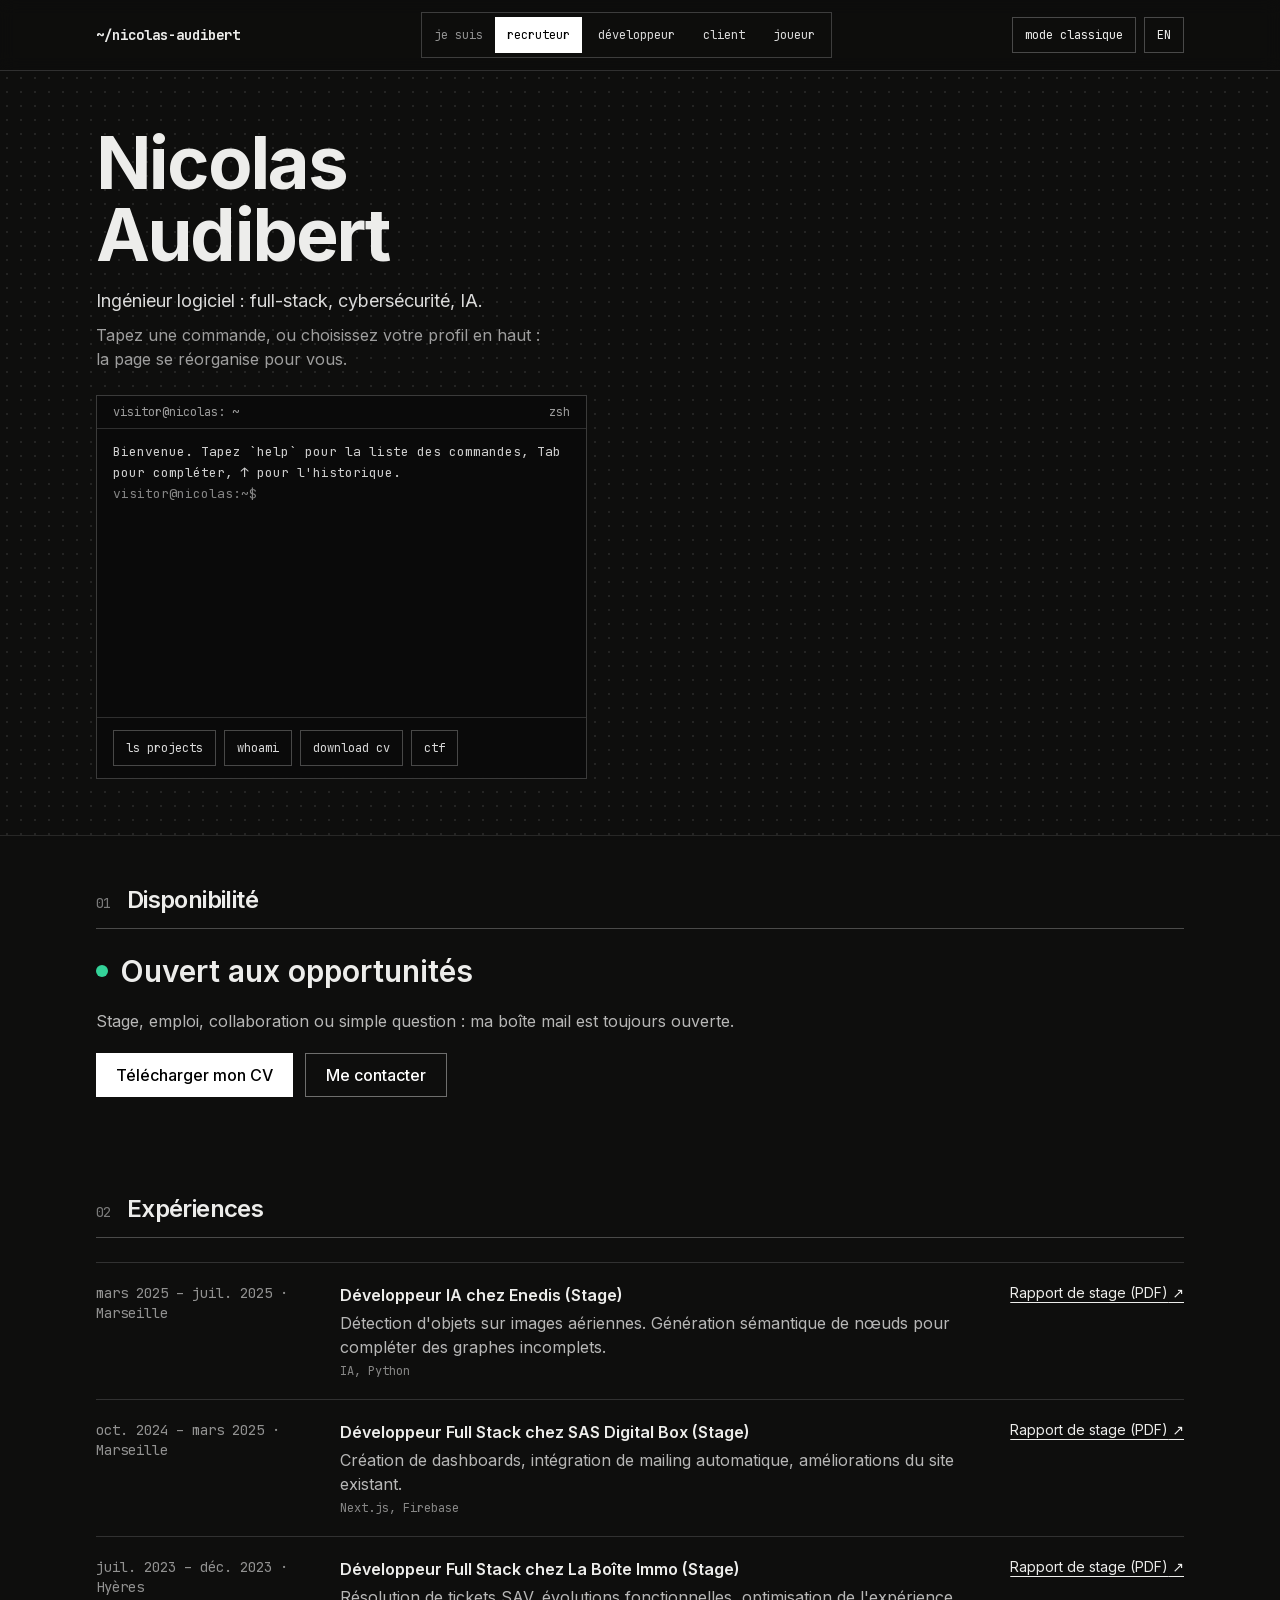
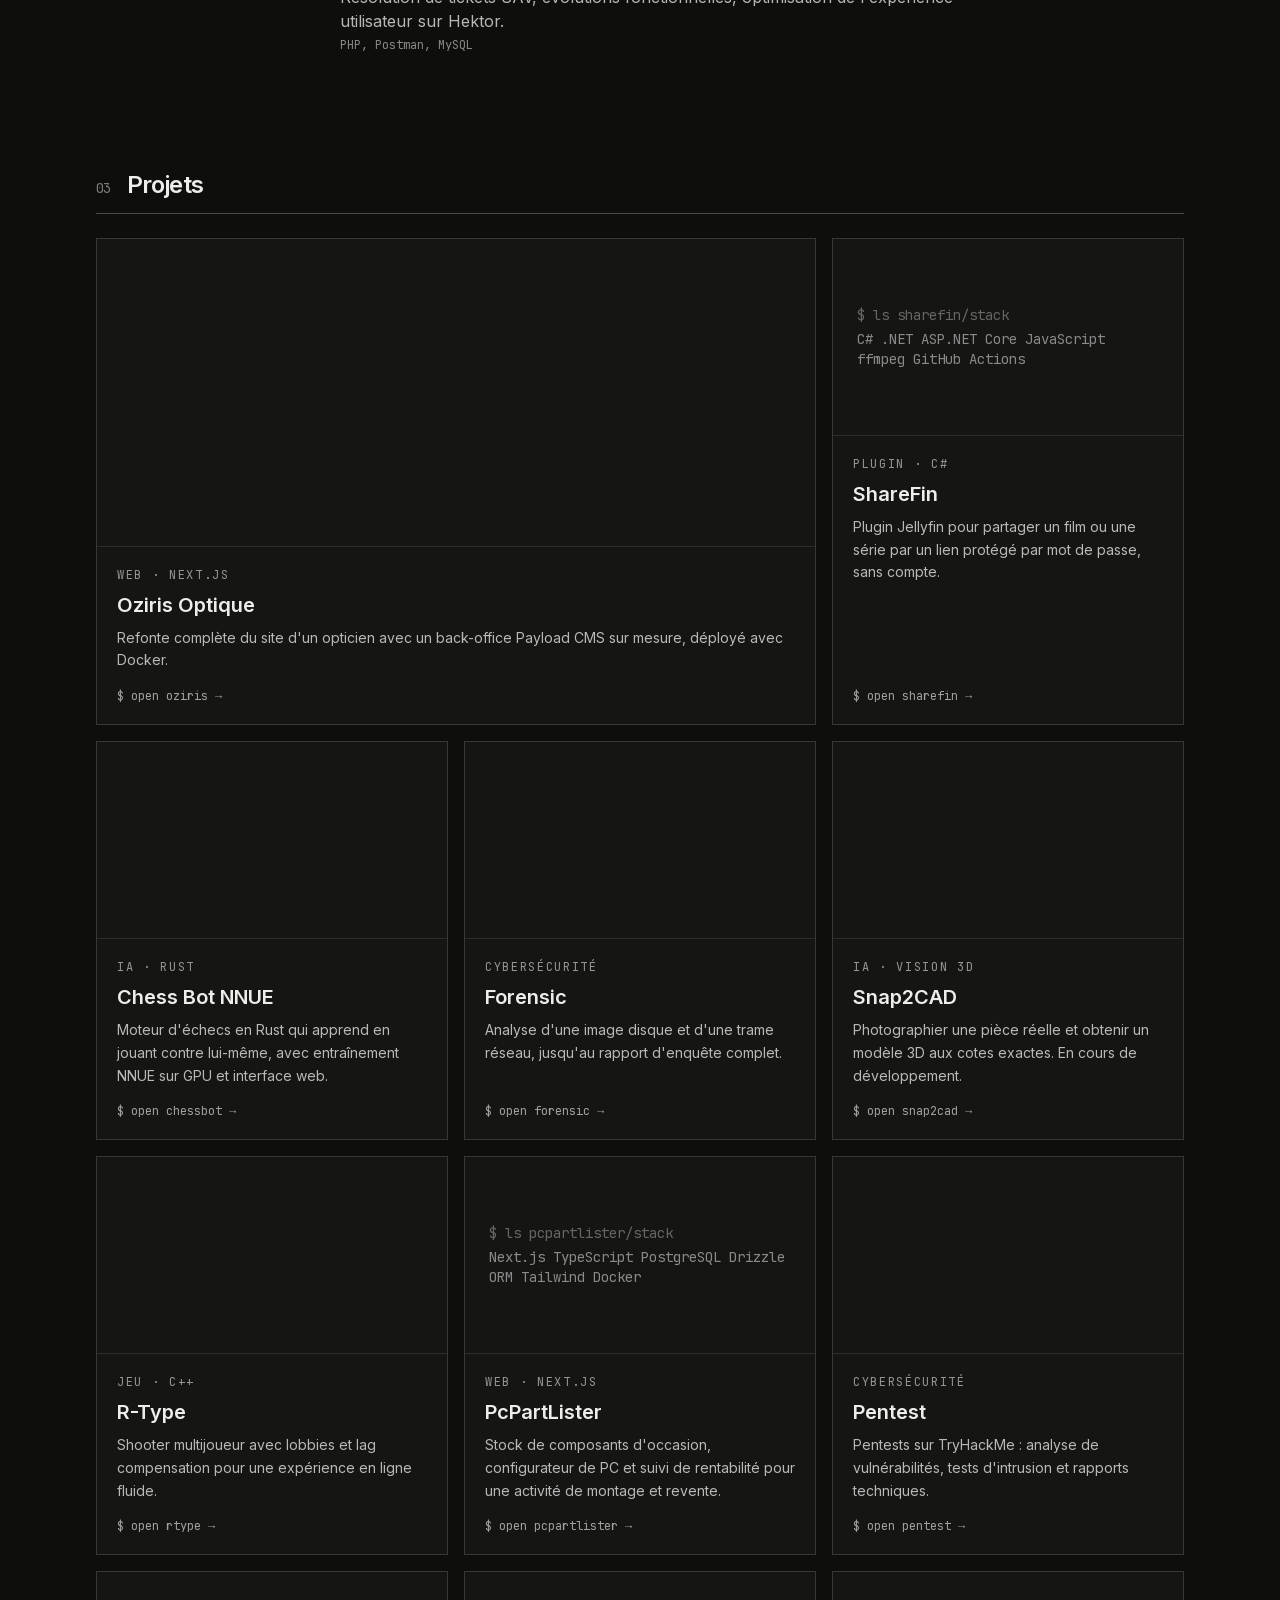
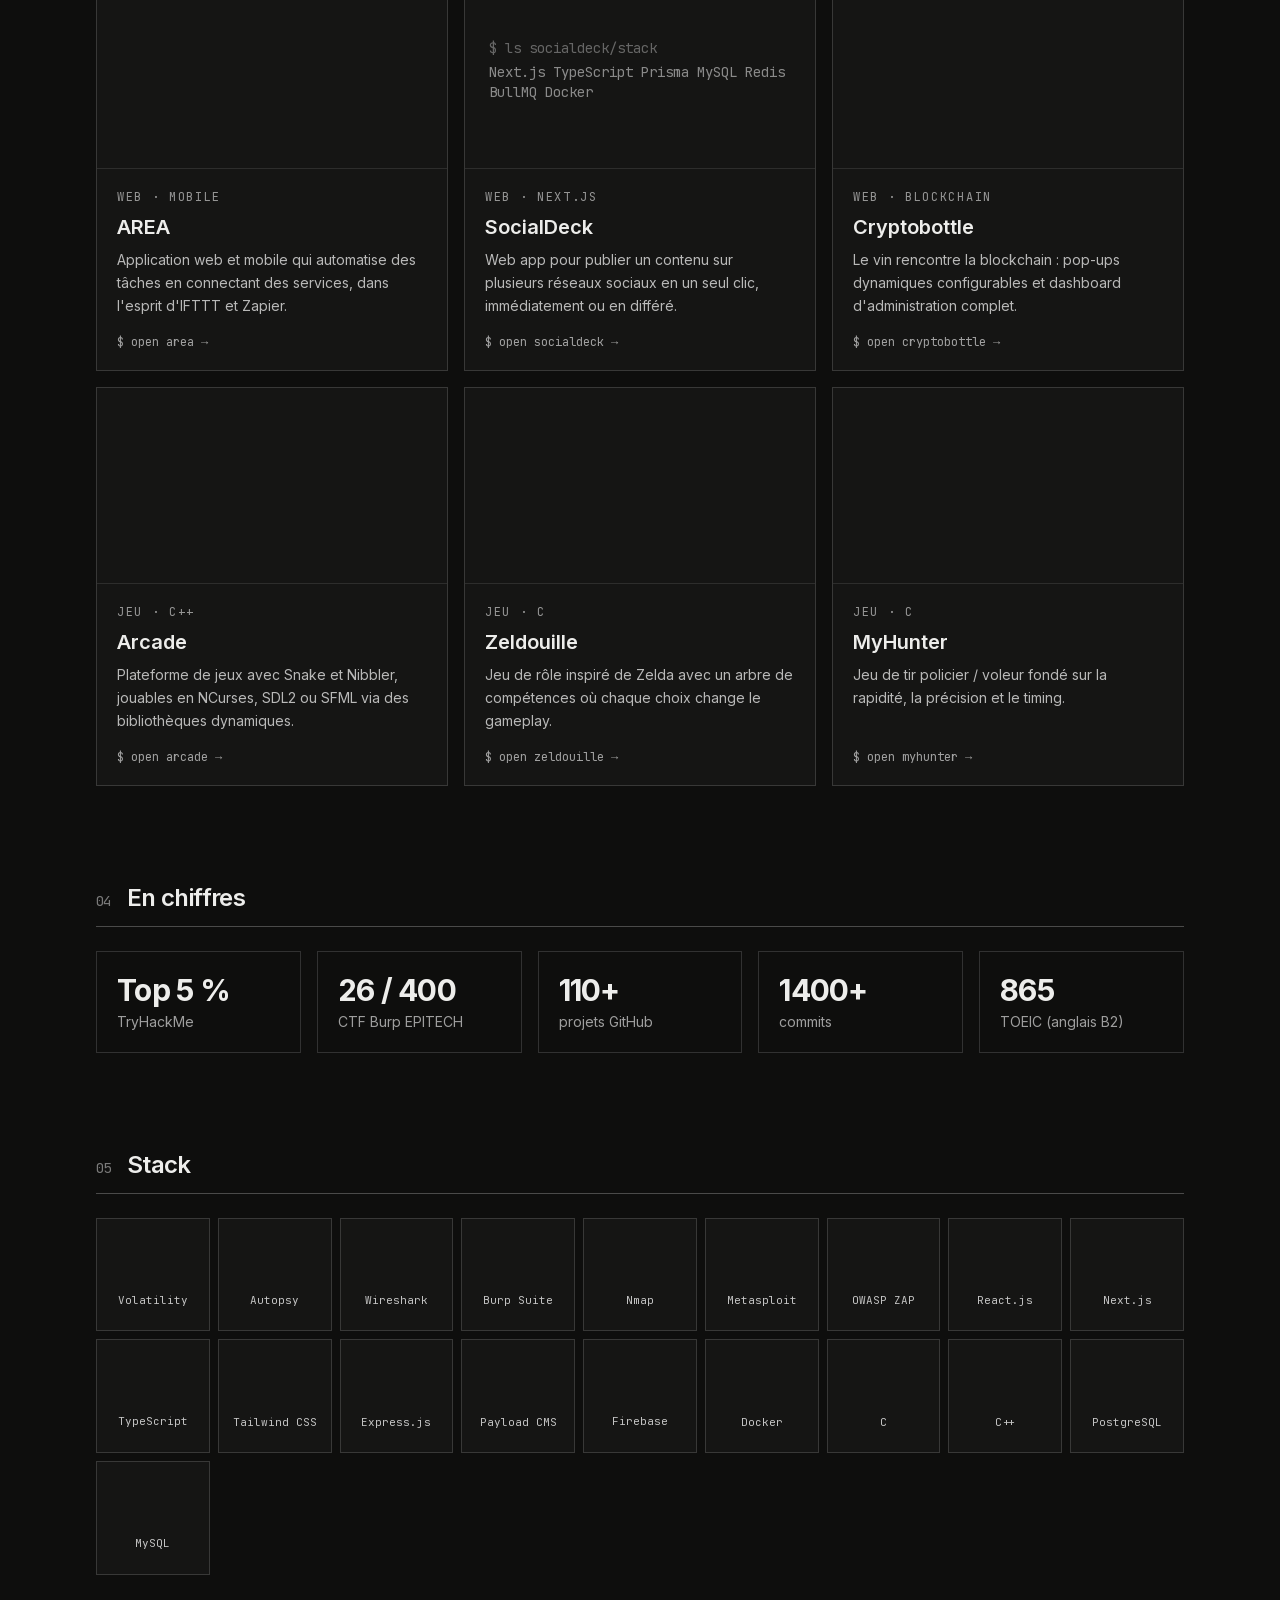
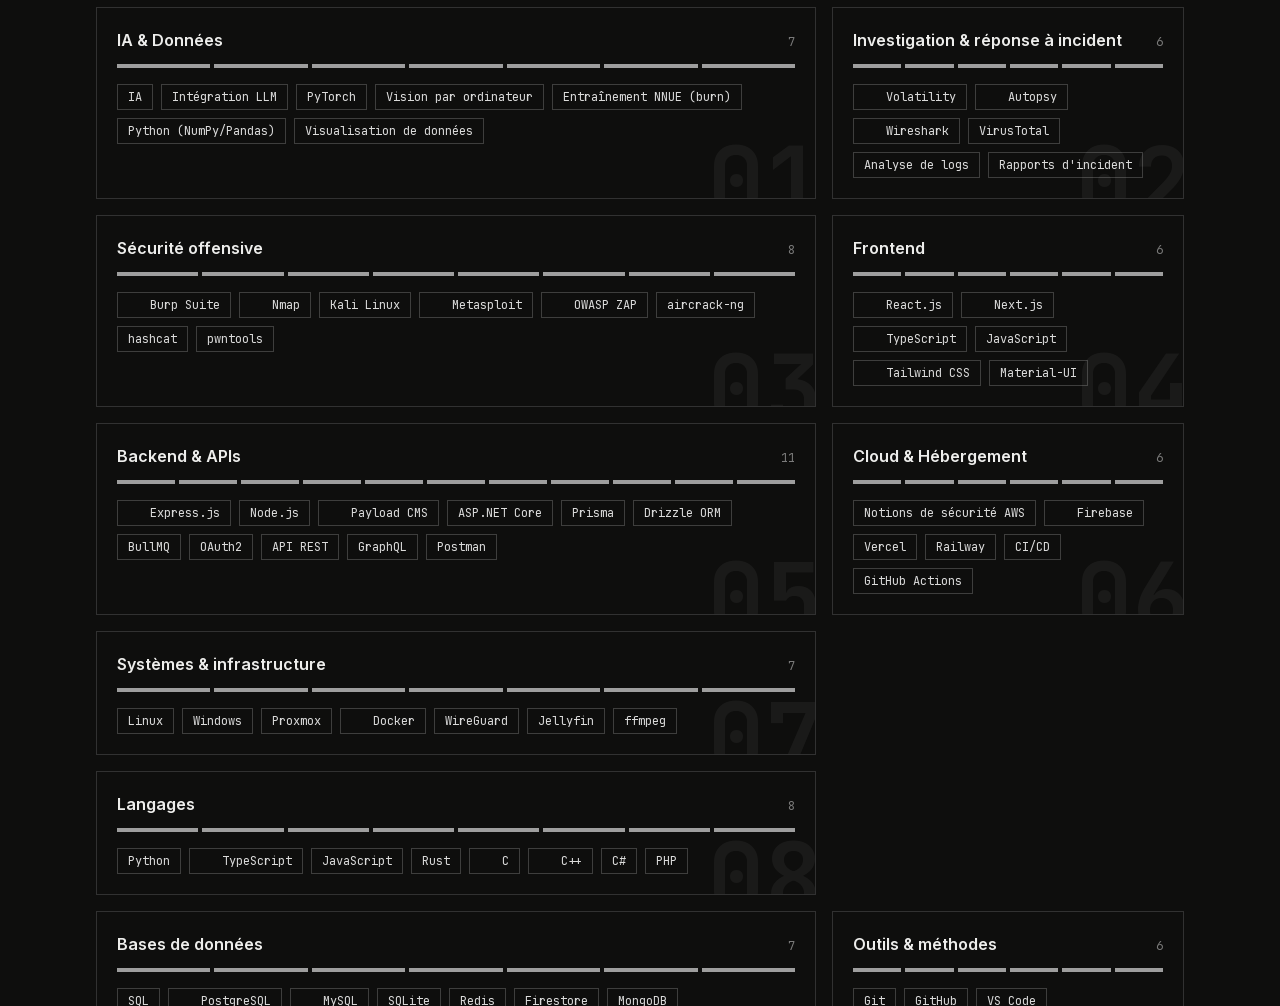
<file: skills/index.html>
<!DOCTYPE html><html lang="fr"><head><meta charSet="utf-8"/><meta name="viewport" content="width=device-width, initial-scale=1"/><link rel="preload" href="/_next/static/media/bb3ef058b751a6ad-s.p.woff2" as="font" crossorigin="" type="font/woff2"/><link rel="preload" href="/_next/static/media/e4af272ccee01ff0-s.p.woff2" as="font" crossorigin="" type="font/woff2"/><link rel="stylesheet" href="/_next/static/css/a220ffda7fd98bff.css" data-precedence="next"/><link rel="preload" as="script" fetchPriority="low" href="/_next/static/chunks/webpack-addc045cc35dd12c.js"/><script src="/_next/static/chunks/4bd1b696-84738ee12a724c6b.js" async=""></script><script src="/_next/static/chunks/517-694fd2a9fad9bdfd.js" async=""></script><script src="/_next/static/chunks/main-app-8dcd89776c544c3c.js" async=""></script><script src="/_next/static/chunks/510-90bb24e39980ca4b.js" async=""></script><script src="/_next/static/chunks/app/layout-a09faf7567286471.js" async=""></script><meta name="next-size-adjust" content=""/><meta http-equiv="refresh" content="0; url=/#stack"/><title>Nicolas Audibert | Ingénieur logiciel</title><meta name="description" content="Portfolio de Nicolas Audibert, ingénieur logiciel : full-stack, cybersécurité et IA. Projets, expériences, stack et un terminal avec un CTF caché."/><link rel="icon" href="/icon.svg?657d18d31e12e3dd" type="image/svg+xml" sizes="any"/><script src="/_next/static/chunks/polyfills-42372ed130431b0a.js" noModule=""></script></head><body class="__variable_d8ebd1 __variable_4dc837 bg-[#0e0e0d] font-sans text-[#ededeb] antialiased"><p class="p-8"><a href="/#stack" class="underline">/#stack</a></p><script src="/_next/static/chunks/webpack-addc045cc35dd12c.js" async=""></script><script>(self.__next_f=self.__next_f||[]).push([0])</script><script>self.__next_f.push([1,"1:\"$Sreact.fragment\"\n2:I[6510,[\"510\",\"static/chunks/510-90bb24e39980ca4b.js\",\"177\",\"static/chunks/app/layout-a09faf7567286471.js\"],\"LanguageProvider\"]\n3:I[5244,[],\"\"]\n4:I[3866,[],\"\"]\n5:I[6213,[],\"OutletBoundary\"]\n7:I[6213,[],\"MetadataBoundary\"]\n9:I[6213,[],\"ViewportBoundary\"]\nb:I[4835,[],\"\"]\n:HL[\"/_next/static/media/bb3ef058b751a6ad-s.p.woff2\",\"font\",{\"crossOrigin\":\"\",\"type\":\"font/woff2\"}]\n:HL[\"/_next/static/media/e4af272ccee01ff0-s.p.woff2\",\"font\",{\"crossOrigin\":\"\",\"type\":\"font/woff2\"}]\n:HL[\"/_next/static/css/a220ffda7fd98bff.css\",\"style\"]\n"])</script><script>self.__next_f.push([1,"0:{\"P\":null,\"b\":\"CJ4aEmbZx2i4iVnvhIbAk\",\"p\":\"\",\"c\":[\"\",\"skills\",\"\"],\"i\":false,\"f\":[[[\"\",{\"children\":[\"skills\",{\"children\":[\"__PAGE__\",{}]}]},\"$undefined\",\"$undefined\",true],[\"\",[\"$\",\"$1\",\"c\",{\"children\":[[[\"$\",\"link\",\"0\",{\"rel\":\"stylesheet\",\"href\":\"/_next/static/css/a220ffda7fd98bff.css\",\"precedence\":\"next\",\"crossOrigin\":\"$undefined\",\"nonce\":\"$undefined\"}]],[\"$\",\"html\",null,{\"lang\":\"fr\",\"children\":[\"$\",\"body\",null,{\"className\":\"__variable_d8ebd1 __variable_4dc837 bg-[#0e0e0d] font-sans text-[#ededeb] antialiased\",\"children\":[\"$\",\"$L2\",null,{\"children\":[\"$\",\"$L3\",null,{\"parallelRouterKey\":\"children\",\"segmentPath\":[\"children\"],\"error\":\"$undefined\",\"errorStyles\":\"$undefined\",\"errorScripts\":\"$undefined\",\"template\":[\"$\",\"$L4\",null,{}],\"templateStyles\":\"$undefined\",\"templateScripts\":\"$undefined\",\"notFound\":[[],[[\"$\",\"title\",null,{\"children\":\"404: This page could not be found.\"}],[\"$\",\"div\",null,{\"style\":{\"fontFamily\":\"system-ui,\\\"Segoe UI\\\",Roboto,Helvetica,Arial,sans-serif,\\\"Apple Color Emoji\\\",\\\"Segoe UI Emoji\\\"\",\"height\":\"100vh\",\"textAlign\":\"center\",\"display\":\"flex\",\"flexDirection\":\"column\",\"alignItems\":\"center\",\"justifyContent\":\"center\"},\"children\":[\"$\",\"div\",null,{\"children\":[[\"$\",\"style\",null,{\"dangerouslySetInnerHTML\":{\"__html\":\"body{color:#000;background:#fff;margin:0}.next-error-h1{border-right:1px solid rgba(0,0,0,.3)}@media (prefers-color-scheme:dark){body{color:#fff;background:#000}.next-error-h1{border-right:1px solid rgba(255,255,255,.3)}}\"}}],[\"$\",\"h1\",null,{\"className\":\"next-error-h1\",\"style\":{\"display\":\"inline-block\",\"margin\":\"0 20px 0 0\",\"padding\":\"0 23px 0 0\",\"fontSize\":24,\"fontWeight\":500,\"verticalAlign\":\"top\",\"lineHeight\":\"49px\"},\"children\":404}],[\"$\",\"div\",null,{\"style\":{\"display\":\"inline-block\"},\"children\":[\"$\",\"h2\",null,{\"style\":{\"fontSize\":14,\"fontWeight\":400,\"lineHeight\":\"49px\",\"margin\":0},\"children\":\"This page could not be found.\"}]}]]}]}]]],\"forbidden\":\"$undefined\",\"unauthorized\":\"$undefined\"}]}]}]}]]}],{\"children\":[\"skills\",[\"$\",\"$1\",\"c\",{\"children\":[null,[\"$\",\"$L3\",null,{\"parallelRouterKey\":\"children\",\"segmentPath\":[\"children\",\"skills\",\"children\"],\"error\":\"$undefined\",\"errorStyles\":\"$undefined\",\"errorScripts\":\"$undefined\",\"template\":[\"$\",\"$L4\",null,{}],\"templateStyles\":\"$undefined\",\"templateScripts\":\"$undefined\",\"notFound\":\"$undefined\",\"forbidden\":\"$undefined\",\"unauthorized\":\"$undefined\"}]]}],{\"children\":[\"__PAGE__\",[\"$\",\"$1\",\"c\",{\"children\":[[[\"$\",\"meta\",null,{\"httpEquiv\":\"refresh\",\"content\":\"0; url=/#stack\"}],[\"$\",\"p\",null,{\"className\":\"p-8\",\"children\":[\"$\",\"a\",null,{\"href\":\"/#stack\",\"className\":\"underline\",\"children\":\"/#stack\"}]}]],null,[\"$\",\"$L5\",null,{\"children\":\"$L6\"}]]}],{},null,false]},null,false]},null,false],[\"$\",\"$1\",\"h\",{\"children\":[null,[\"$\",\"$1\",\"8ZQmixaQga_YY1YviXc9G\",{\"children\":[[\"$\",\"$L7\",null,{\"children\":\"$L8\"}],[\"$\",\"$L9\",null,{\"children\":\"$La\"}],[\"$\",\"meta\",null,{\"name\":\"next-size-adjust\",\"content\":\"\"}]]}]]}],false]],\"m\":\"$undefined\",\"G\":[\"$b\",\"$undefined\"],\"s\":false,\"S\":true}\n"])</script><script>self.__next_f.push([1,"a:[[\"$\",\"meta\",\"0\",{\"name\":\"viewport\",\"content\":\"width=device-width, initial-scale=1\"}]]\n8:[[\"$\",\"meta\",\"0\",{\"charSet\":\"utf-8\"}],[\"$\",\"title\",\"1\",{\"children\":\"Nicolas Audibert | Ingénieur logiciel\"}],[\"$\",\"meta\",\"2\",{\"name\":\"description\",\"content\":\"Portfolio de Nicolas Audibert, ingénieur logiciel : full-stack, cybersécurité et IA. Projets, expériences, stack et un terminal avec un CTF caché.\"}],[\"$\",\"link\",\"3\",{\"rel\":\"icon\",\"href\":\"/icon.svg?657d18d31e12e3dd\",\"type\":\"image/svg+xml\",\"sizes\":\"any\"}]]\n"])</script><script>self.__next_f.push([1,"6:null\n"])</script></body></html>
</file>
<file: _next/static/css/a220ffda7fd98bff.css>
@font-face{font-family:Inter;font-style:normal;font-weight:100 900;font-display:swap;src:url(/_next/static/media/ba9851c3c22cd980-s.woff2) format("woff2");unicode-range:u+0460-052f,u+1c80-1c8a,u+20b4,u+2de0-2dff,u+a640-a69f,u+fe2e-fe2f}@font-face{font-family:Inter;font-style:normal;font-weight:100 900;font-display:swap;src:url(/_next/static/media/21350d82a1f187e9-s.woff2) format("woff2");unicode-range:u+0301,u+0400-045f,u+0490-0491,u+04b0-04b1,u+2116}@font-face{font-family:Inter;font-style:normal;font-weight:100 900;font-display:swap;src:url(/_next/static/media/c5fe6dc8356a8c31-s.woff2) format("woff2");unicode-range:u+1f??}@font-face{font-family:Inter;font-style:normal;font-weight:100 900;font-display:swap;src:url(/_next/static/media/19cfc7226ec3afaa-s.woff2) format("woff2");unicode-range:u+0370-0377,u+037a-037f,u+0384-038a,u+038c,u+038e-03a1,u+03a3-03ff}@font-face{font-family:Inter;font-style:normal;font-weight:100 900;font-display:swap;src:url(/_next/static/media/df0a9ae256c0569c-s.woff2) format("woff2");unicode-range:u+0102-0103,u+0110-0111,u+0128-0129,u+0168-0169,u+01a0-01a1,u+01af-01b0,u+0300-0301,u+0303-0304,u+0308-0309,u+0323,u+0329,u+1ea0-1ef9,u+20ab}@font-face{font-family:Inter;font-style:normal;font-weight:100 900;font-display:swap;src:url(/_next/static/media/8e9860b6e62d6359-s.woff2) format("woff2");unicode-range:u+0100-02ba,u+02bd-02c5,u+02c7-02cc,u+02ce-02d7,u+02dd-02ff,u+0304,u+0308,u+0329,u+1d00-1dbf,u+1e00-1e9f,u+1ef2-1eff,u+2020,u+20a0-20ab,u+20ad-20c4,u+2113,u+2c60-2c7f,u+a720-a7ff}@font-face{font-family:Inter;font-style:normal;font-weight:100 900;font-display:swap;src:url(/_next/static/media/e4af272ccee01ff0-s.p.woff2) format("woff2");unicode-range:u+00??,u+0131,u+0152-0153,u+02bb-02bc,u+02c6,u+02da,u+02dc,u+0304,u+0308,u+0329,u+2000-206f,u+20ac,u+2122,u+2191,u+2193,u+2212,u+2215,u+feff,u+fffd}@font-face{font-family:Inter Fallback;src:local("Arial");ascent-override:90.44%;descent-override:22.52%;line-gap-override:0.00%;size-adjust:107.12%}.__className_d8ebd1{font-family:Inter,Inter Fallback;font-style:normal}.__variable_d8ebd1{--font-inter:"Inter","Inter Fallback"}@font-face{font-family:JetBrains Mono;font-style:normal;font-weight:100 800;font-display:swap;src:url(/_next/static/media/886030b0b59bc5a7-s.woff2) format("woff2");unicode-range:u+0460-052f,u+1c80-1c8a,u+20b4,u+2de0-2dff,u+a640-a69f,u+fe2e-fe2f}@font-face{font-family:JetBrains Mono;font-style:normal;font-weight:100 800;font-display:swap;src:url(/_next/static/media/0aa834ed78bf6d07-s.woff2) format("woff2");unicode-range:u+0301,u+0400-045f,u+0490-0491,u+04b0-04b1,u+2116}@font-face{font-family:JetBrains Mono;font-style:normal;font-weight:100 800;font-display:swap;src:url(/_next/static/media/67957d42bae0796d-s.woff2) format("woff2");unicode-range:u+0370-0377,u+037a-037f,u+0384-038a,u+038c,u+038e-03a1,u+03a3-03ff}@font-face{font-family:JetBrains Mono;font-style:normal;font-weight:100 800;font-display:swap;src:url(/_next/static/media/f911b923c6adde36-s.woff2) format("woff2");unicode-range:u+0102-0103,u+0110-0111,u+0128-0129,u+0168-0169,u+01a0-01a1,u+01af-01b0,u+0300-0301,u+0303-0304,u+0308-0309,u+0323,u+0329,u+1ea0-1ef9,u+20ab}@font-face{font-family:JetBrains Mono;font-style:normal;font-weight:100 800;font-display:swap;src:url(/_next/static/media/939c4f875ee75fbb-s.woff2) format("woff2");unicode-range:u+0100-02ba,u+02bd-02c5,u+02c7-02cc,u+02ce-02d7,u+02dd-02ff,u+0304,u+0308,u+0329,u+1d00-1dbf,u+1e00-1e9f,u+1ef2-1eff,u+2020,u+20a0-20ab,u+20ad-20c4,u+2113,u+2c60-2c7f,u+a720-a7ff}@font-face{font-family:JetBrains Mono;font-style:normal;font-weight:100 800;font-display:swap;src:url(/_next/static/media/bb3ef058b751a6ad-s.p.woff2) format("woff2");unicode-range:u+00??,u+0131,u+0152-0153,u+02bb-02bc,u+02c6,u+02da,u+02dc,u+0304,u+0308,u+0329,u+2000-206f,u+20ac,u+2122,u+2191,u+2193,u+2212,u+2215,u+feff,u+fffd}@font-face{font-family:JetBrains Mono Fallback;src:local("Arial");ascent-override:75.79%;descent-override:22.29%;line-gap-override:0.00%;size-adjust:134.59%}.__className_4dc837{font-family:JetBrains Mono,JetBrains Mono Fallback;font-style:normal}.__variable_4dc837{--font-mono:"JetBrains Mono","JetBrains Mono Fallback"}*,:after,:before{--tw-border-spacing-x:0;--tw-border-spacing-y:0;--tw-translate-x:0;--tw-translate-y:0;--tw-rotate:0;--tw-skew-x:0;--tw-skew-y:0;--tw-scale-x:1;--tw-scale-y:1;--tw-pan-x: ;--tw-pan-y: ;--tw-pinch-zoom: ;--tw-scroll-snap-strictness:proximity;--tw-gradient-from-position: ;--tw-gradient-via-position: ;--tw-gradient-to-position: ;--tw-ordinal: ;--tw-slashed-zero: ;--tw-numeric-figure: ;--tw-numeric-spacing: ;--tw-numeric-fraction: ;--tw-ring-inset: ;--tw-ring-offset-width:0px;--tw-ring-offset-color:#fff;--tw-ring-color:rgba(59,130,246,.5);--tw-ring-offset-shadow:0 0 #0000;--tw-ring-shadow:0 0 #0000;--tw-shadow:0 0 #0000;--tw-shadow-colored:0 0 #0000;--tw-blur: ;--tw-brightness: ;--tw-contrast: ;--tw-grayscale: ;--tw-hue-rotate: ;--tw-invert: ;--tw-saturate: ;--tw-sepia: ;--tw-drop-shadow: ;--tw-backdrop-blur: ;--tw-backdrop-brightness: ;--tw-backdrop-contrast: ;--tw-backdrop-grayscale: ;--tw-backdrop-hue-rotate: ;--tw-backdrop-invert: ;--tw-backdrop-opacity: ;--tw-backdrop-saturate: ;--tw-backdrop-sepia: ;--tw-contain-size: ;--tw-contain-layout: ;--tw-contain-paint: ;--tw-contain-style: }::backdrop{--tw-border-spacing-x:0;--tw-border-spacing-y:0;--tw-translate-x:0;--tw-translate-y:0;--tw-rotate:0;--tw-skew-x:0;--tw-skew-y:0;--tw-scale-x:1;--tw-scale-y:1;--tw-pan-x: ;--tw-pan-y: ;--tw-pinch-zoom: ;--tw-scroll-snap-strictness:proximity;--tw-gradient-from-position: ;--tw-gradient-via-position: ;--tw-gradient-to-position: ;--tw-ordinal: ;--tw-slashed-zero: ;--tw-numeric-figure: ;--tw-numeric-spacing: ;--tw-numeric-fraction: ;--tw-ring-inset: ;--tw-ring-offset-width:0px;--tw-ring-offset-color:#fff;--tw-ring-color:rgba(59,130,246,.5);--tw-ring-offset-shadow:0 0 #0000;--tw-ring-shadow:0 0 #0000;--tw-shadow:0 0 #0000;--tw-shadow-colored:0 0 #0000;--tw-blur: ;--tw-brightness: ;--tw-contrast: ;--tw-grayscale: ;--tw-hue-rotate: ;--tw-invert: ;--tw-saturate: ;--tw-sepia: ;--tw-drop-shadow: ;--tw-backdrop-blur: ;--tw-backdrop-brightness: ;--tw-backdrop-contrast: ;--tw-backdrop-grayscale: ;--tw-backdrop-hue-rotate: ;--tw-backdrop-invert: ;--tw-backdrop-opacity: ;--tw-backdrop-saturate: ;--tw-backdrop-sepia: ;--tw-contain-size: ;--tw-contain-layout: ;--tw-contain-paint: ;--tw-contain-style: }/*
! tailwindcss v3.4.17 | MIT License | https://tailwindcss.com
*/*,:after,:before{box-sizing:border-box;border:0 solid #e5e7eb}:after,:before{--tw-content:""}:host,html{line-height:1.5;-webkit-text-size-adjust:100%;-moz-tab-size:4;tab-size:4;font-family:var(--font-inter),system-ui,sans-serif;font-feature-settings:normal;font-variation-settings:normal;-webkit-tap-highlight-color:transparent}body{margin:0;line-height:inherit}hr{height:0;color:inherit;border-top-width:1px}abbr:where([title]){text-decoration:underline dotted}h1,h2,h3,h4,h5,h6{font-size:inherit;font-weight:inherit}a{color:inherit;text-decoration:inherit}b,strong{font-weight:bolder}code,kbd,pre,samp{font-family:var(--font-mono),ui-monospace,monospace;font-feature-settings:normal;font-variation-settings:normal;font-size:1em}small{font-size:80%}sub,sup{font-size:75%;line-height:0;position:relative;vertical-align:baseline}sub{bottom:-.25em}sup{top:-.5em}table{text-indent:0;border-color:inherit;border-collapse:collapse}button,input,optgroup,select,textarea{font-family:inherit;font-feature-settings:inherit;font-variation-settings:inherit;font-size:100%;font-weight:inherit;line-height:inherit;letter-spacing:inherit;color:inherit;margin:0;padding:0}button,select{text-transform:none}button,input:where([type=button]),input:where([type=reset]),input:where([type=submit]){-webkit-appearance:button;background-color:transparent;background-image:none}:-moz-focusring{outline:auto}:-moz-ui-invalid{box-shadow:none}progress{vertical-align:baseline}::-webkit-inner-spin-button,::-webkit-outer-spin-button{height:auto}[type=search]{-webkit-appearance:textfield;outline-offset:-2px}::-webkit-search-decoration{-webkit-appearance:none}::-webkit-file-upload-button{-webkit-appearance:button;font:inherit}summary{display:list-item}blockquote,dd,dl,figure,h1,h2,h3,h4,h5,h6,hr,p,pre{margin:0}fieldset{margin:0}fieldset,legend{padding:0}menu,ol,ul{list-style:none;margin:0;padding:0}dialog{padding:0}textarea{resize:vertical}input::placeholder,textarea::placeholder{opacity:1;color:#9ca3af}[role=button],button{cursor:pointer}:disabled{cursor:default}audio,canvas,embed,iframe,img,object,svg,video{display:block;vertical-align:middle}img,video{max-width:100%;height:auto}[hidden]:where(:not([hidden=until-found])){display:none}.sr-only{position:absolute;width:1px;height:1px;padding:0;margin:-1px;overflow:hidden;clip:rect(0,0,0,0);white-space:nowrap;border-width:0}.pointer-events-none{pointer-events:none}.visible{visibility:visible}.absolute{position:absolute}.relative{position:relative}.sticky{position:sticky}.inset-0{inset:0}.-bottom-8{bottom:-2rem}.-right-2{right:-.5rem}.top-0{top:0}.z-10{z-index:10}.z-30{z-index:30}.m-0{margin:0}.mx-auto{margin-left:auto;margin-right:auto}.mb-6{margin-bottom:1.5rem}.ml-auto{margin-left:auto}.mt-1{margin-top:.25rem}.mt-2{margin-top:.5rem}.mt-3{margin-top:.75rem}.mt-4{margin-top:1rem}.mt-auto{margin-top:auto}.block{display:block}.flex{display:flex}.inline-flex{display:inline-flex}.grid{display:grid}.hidden{display:none}.aspect-\[21\/9\]{aspect-ratio:21/9}.aspect-square{aspect-ratio:1/1}.aspect-video{aspect-ratio:16/9}.h-1{height:.25rem}.h-10{height:2.5rem}.h-3{height:.75rem}.h-3\.5{height:.875rem}.h-60{height:15rem}.h-72{height:18rem}.h-dvh{height:100dvh}.h-full{height:100%}.max-h-dvh{max-height:100dvh}.min-h-11{min-height:2.75rem}.min-h-9{min-height:2.25rem}.w-10{width:2.5rem}.w-3{width:.75rem}.w-3\.5{width:.875rem}.w-40{width:10rem}.w-full{width:100%}.min-w-0{min-width:0}.max-w-2xl{max-width:42rem}.max-w-3xl{max-width:48rem}.max-w-6xl{max-width:72rem}.max-w-md{max-width:28rem}.flex-1{flex:1 1 0%}.shrink-0{flex-shrink:0}.touch-none{touch-action:none}.scroll-mt-24{scroll-margin-top:6rem}.grid-cols-1{grid-template-columns:repeat(1,minmax(0,1fr))}.grid-cols-2{grid-template-columns:repeat(2,minmax(0,1fr))}.grid-cols-\[repeat\(auto-fill\2c minmax\(104px\2c 1fr\)\)\]{grid-template-columns:repeat(auto-fill,minmax(104px,1fr))}.flex-col{flex-direction:column}.flex-wrap{flex-wrap:wrap}.items-start{align-items:flex-start}.items-center{align-items:center}.items-baseline{align-items:baseline}.justify-center{justify-content:center}.justify-between{justify-content:space-between}.gap-1{gap:.25rem}.gap-2{gap:.5rem}.gap-3{gap:.75rem}.gap-4{gap:1rem}.gap-5{gap:1.25rem}.gap-6{gap:1.5rem}.gap-8{gap:2rem}.gap-x-6{column-gap:1.5rem}.gap-y-3{row-gap:.75rem}.self-start{align-self:flex-start}.overflow-hidden{overflow:hidden}.overflow-y-auto{overflow-y:auto}.whitespace-pre-wrap{white-space:pre-wrap}.break-words{overflow-wrap:break-word}.rounded-full{border-radius:9999px}.border{border-width:1px}.border-b{border-bottom-width:1px}.border-l{border-left-width:1px}.border-t{border-top-width:1px}.border-white{--tw-border-opacity:1;border-color:rgb(255 255 255/var(--tw-border-opacity,1))}.border-white\/10{border-color:hsla(0,0%,100%,.1)}.border-white\/15{border-color:hsla(0,0%,100%,.15)}.border-white\/20{border-color:hsla(0,0%,100%,.2)}.border-white\/25{border-color:hsla(0,0%,100%,.25)}.border-white\/30{border-color:hsla(0,0%,100%,.3)}.border-white\/40{border-color:hsla(0,0%,100%,.4)}.bg-\[\#0b0b0a\]\/90{background-color:rgba(11,11,10,.9)}.bg-\[\#0e0e0d\]{--tw-bg-opacity:1;background-color:rgb(14 14 13/var(--tw-bg-opacity,1))}.bg-\[\#0e0e0d\]\/85{background-color:rgba(14,14,13,.85)}.bg-black{--tw-bg-opacity:1;background-color:rgb(0 0 0/var(--tw-bg-opacity,1))}.bg-emerald-400{--tw-bg-opacity:1;background-color:rgb(52 211 153/var(--tw-bg-opacity,1))}.bg-transparent{background-color:transparent}.bg-white{--tw-bg-opacity:1;background-color:rgb(255 255 255/var(--tw-bg-opacity,1))}.bg-white\/10{background-color:hsla(0,0%,100%,.1)}.bg-white\/60{background-color:hsla(0,0%,100%,.6)}.bg-white\/\[0\.03\]{background-color:hsla(0,0%,100%,.03)}.bg-white\/\[0\.04\]{background-color:hsla(0,0%,100%,.04)}.object-contain{object-fit:contain}.object-cover{object-fit:cover}.object-top{object-position:top}.p-0{padding:0}.p-1{padding:.25rem}.p-3{padding:.75rem}.p-5{padding:1.25rem}.p-6{padding:1.5rem}.p-8{padding:2rem}.px-2{padding-left:.5rem;padding-right:.5rem}.px-2\.5{padding-left:.625rem;padding-right:.625rem}.px-3{padding-left:.75rem;padding-right:.75rem}.px-4{padding-left:1rem;padding-right:1rem}.px-5{padding-left:1.25rem;padding-right:1.25rem}.py-1{padding-top:.25rem;padding-bottom:.25rem}.py-10{padding-top:2.5rem;padding-bottom:2.5rem}.py-12{padding-top:3rem;padding-bottom:3rem}.py-2{padding-top:.5rem;padding-bottom:.5rem}.py-3{padding-top:.75rem;padding-bottom:.75rem}.py-5{padding-top:1.25rem;padding-bottom:1.25rem}.py-8{padding-top:2rem;padding-bottom:2rem}.pb-3{padding-bottom:.75rem}.pt-2{padding-top:.5rem}.text-left{text-align:left}.text-center{text-align:center}.font-mono{font-family:var(--font-mono),ui-monospace,monospace}.font-sans{font-family:var(--font-inter),system-ui,sans-serif}.text-2xl{font-size:1.5rem;line-height:2rem}.text-3xl{font-size:1.875rem;line-height:2.25rem}.text-4xl{font-size:2.25rem;line-height:2.5rem}.text-5xl{font-size:3rem;line-height:1}.text-8xl{font-size:6rem;line-height:1}.text-\[11px\]{font-size:11px}.text-\[13px\]{font-size:13px}.text-lg{font-size:1.125rem;line-height:1.75rem}.text-sm{font-size:.875rem;line-height:1.25rem}.text-xl{font-size:1.25rem;line-height:1.75rem}.text-xs{font-size:.75rem;line-height:1rem}.font-bold{font-weight:700}.font-medium{font-weight:500}.font-normal{font-weight:400}.font-semibold{font-weight:600}.uppercase{text-transform:uppercase}.leading-\[0\.95\]{line-height:.95}.leading-relaxed{line-height:1.625}.leading-tight{line-height:1.25}.tracking-\[0\.14em\]{letter-spacing:.14em}.tracking-tight{letter-spacing:-.025em}.text-\[\#e6e6e2\]{--tw-text-opacity:1;color:rgb(230 230 226/var(--tw-text-opacity,1))}.text-\[\#ededeb\]{--tw-text-opacity:1;color:rgb(237 237 235/var(--tw-text-opacity,1))}.text-black{--tw-text-opacity:1;color:rgb(0 0 0/var(--tw-text-opacity,1))}.text-white{--tw-text-opacity:1;color:rgb(255 255 255/var(--tw-text-opacity,1))}.text-white\/35{color:hsla(0,0%,100%,.35)}.text-white\/45{color:hsla(0,0%,100%,.45)}.text-white\/50{color:hsla(0,0%,100%,.5)}.text-white\/55{color:hsla(0,0%,100%,.55)}.text-white\/60{color:hsla(0,0%,100%,.6)}.text-white\/65{color:hsla(0,0%,100%,.65)}.text-white\/70{color:hsla(0,0%,100%,.7)}.text-white\/75{color:hsla(0,0%,100%,.75)}.text-white\/80{color:hsla(0,0%,100%,.8)}.text-white\/85{color:hsla(0,0%,100%,.85)}.text-white\/\[0\.05\]{color:hsla(0,0%,100%,.05)}.underline{text-decoration-line:underline}.underline-offset-4{text-underline-offset:4px}.antialiased{-webkit-font-smoothing:antialiased;-moz-osx-font-smoothing:grayscale}.caret-white{caret-color:#fff}.opacity-80{opacity:.8}.outline-none{outline:2px solid transparent;outline-offset:2px}.filter{filter:var(--tw-blur) var(--tw-brightness) var(--tw-contrast) var(--tw-grayscale) var(--tw-hue-rotate) var(--tw-invert) var(--tw-saturate) var(--tw-sepia) var(--tw-drop-shadow)}.backdrop-blur{--tw-backdrop-blur:blur(8px)}.backdrop-blur,.backdrop-blur-sm{-webkit-backdrop-filter:var(--tw-backdrop-blur) var(--tw-backdrop-brightness) var(--tw-backdrop-contrast) var(--tw-backdrop-grayscale) var(--tw-backdrop-hue-rotate) var(--tw-backdrop-invert) var(--tw-backdrop-opacity) var(--tw-backdrop-saturate) var(--tw-backdrop-sepia);backdrop-filter:var(--tw-backdrop-blur) var(--tw-backdrop-brightness) var(--tw-backdrop-contrast) var(--tw-backdrop-grayscale) var(--tw-backdrop-hue-rotate) var(--tw-backdrop-invert) var(--tw-backdrop-opacity) var(--tw-backdrop-saturate) var(--tw-backdrop-sepia)}.backdrop-blur-sm{--tw-backdrop-blur:blur(4px)}.transition{transition-property:color,background-color,border-color,text-decoration-color,fill,stroke,opacity,box-shadow,transform,filter,backdrop-filter;transition-timing-function:cubic-bezier(.4,0,.2,1);transition-duration:.15s}.transition-colors{transition-property:color,background-color,border-color,text-decoration-color,fill,stroke;transition-timing-function:cubic-bezier(.4,0,.2,1);transition-duration:.15s}.transition-opacity{transition-property:opacity;transition-timing-function:cubic-bezier(.4,0,.2,1);transition-duration:.15s}.duration-500{transition-duration:.5s}html{color-scheme:dark;scroll-behavior:smooth}:focus-visible{outline:2px solid #ededeb;outline-offset:2px}.bg-dots{background-image:radial-gradient(hsla(0,0%,100%,.09) 1px,transparent 1.4px);background-size:14px 14px}::view-transition-group(*){animation-duration:.55s;animation-timing-function:cubic-bezier(.2,.8,.2,1)}@media (prefers-reduced-motion:reduce){html{scroll-behavior:auto}::view-transition-group(*),::view-transition-new(*),::view-transition-old(*){animation:none!important}}.backdrop\:bg-black\/70::backdrop{background-color:rgba(0,0,0,.7)}.hover\:border-white:hover{--tw-border-opacity:1;border-color:rgb(255 255 255/var(--tw-border-opacity,1))}.hover\:border-white\/50:hover{border-color:hsla(0,0%,100%,.5)}.hover\:border-white\/60:hover{border-color:hsla(0,0%,100%,.6)}.hover\:bg-white\/\[0\.07\]:hover{background-color:hsla(0,0%,100%,.07)}.hover\:text-white:hover{--tw-text-opacity:1;color:rgb(255 255 255/var(--tw-text-opacity,1))}.hover\:opacity-85:hover{opacity:.85}.focus\:not-sr-only:focus{position:static;width:auto;height:auto;padding:0;margin:0;overflow:visible;clip:auto;white-space:normal}.focus\:fixed:focus{position:fixed}.focus\:left-4:focus{left:1rem}.focus\:top-4:focus{top:1rem}.focus\:z-50:focus{z-index:50}.focus\:bg-white:focus{--tw-bg-opacity:1;background-color:rgb(255 255 255/var(--tw-bg-opacity,1))}.focus\:px-4:focus{padding-left:1rem;padding-right:1rem}.focus\:py-2:focus{padding-top:.5rem;padding-bottom:.5rem}.focus\:text-black:focus{--tw-text-opacity:1;color:rgb(0 0 0/var(--tw-text-opacity,1))}.focus-visible\:border-white:focus-visible{--tw-border-opacity:1;border-color:rgb(255 255 255/var(--tw-border-opacity,1))}.group:hover .group-hover\:scale-110{--tw-scale-x:1.1;--tw-scale-y:1.1}.group:hover .group-hover\:scale-110,.group:hover .group-hover\:scale-\[1\.03\]{transform:translate(var(--tw-translate-x),var(--tw-translate-y)) rotate(var(--tw-rotate)) skewX(var(--tw-skew-x)) skewY(var(--tw-skew-y)) scaleX(var(--tw-scale-x)) scaleY(var(--tw-scale-y))}.group:hover .group-hover\:scale-\[1\.03\]{--tw-scale-x:1.03;--tw-scale-y:1.03}.group:hover .group-hover\:text-white\/80{color:hsla(0,0%,100%,.8)}.group:hover .group-hover\:opacity-100{opacity:1}@media (min-width:640px){.sm\:col-span-2{grid-column:span 2/span 2}.sm\:h-72{height:18rem}.sm\:h-96{height:24rem}.sm\:grid-cols-2{grid-template-columns:repeat(2,minmax(0,1fr))}.sm\:grid-cols-3{grid-template-columns:repeat(3,minmax(0,1fr))}.sm\:grid-cols-\[220px_1fr_auto\]{grid-template-columns:220px 1fr auto}.sm\:gap-6{gap:1.5rem}.sm\:p-10{padding:2.5rem}.sm\:p-12{padding:3rem}.sm\:px-8{padding-left:2rem;padding-right:2rem}.sm\:text-3xl{font-size:1.875rem;line-height:2.25rem}.sm\:text-5xl{font-size:3rem;line-height:1}.sm\:text-7xl{font-size:4.5rem;line-height:1}}@media (min-width:768px){.md\:w-full{width:100%}.md\:grid-cols-\[200px_1fr\]{grid-template-columns:200px 1fr}}@media (min-width:1024px){.lg\:col-span-2{grid-column:span 2/span 2}.lg\:h-\[560px\]{height:560px}.lg\:min-h-\[640px\]{min-height:640px}.lg\:grid-cols-3{grid-template-columns:repeat(3,minmax(0,1fr))}.lg\:grid-cols-5{grid-template-columns:repeat(5,minmax(0,1fr))}.lg\:grid-cols-\[minmax\(0\2c 1fr\)_minmax\(0\2c 1\.15fr\)\]{grid-template-columns:minmax(0,1fr) minmax(0,1.15fr)}.lg\:items-center{align-items:center}.lg\:py-14{padding-top:3.5rem;padding-bottom:3.5rem}}
</file>
